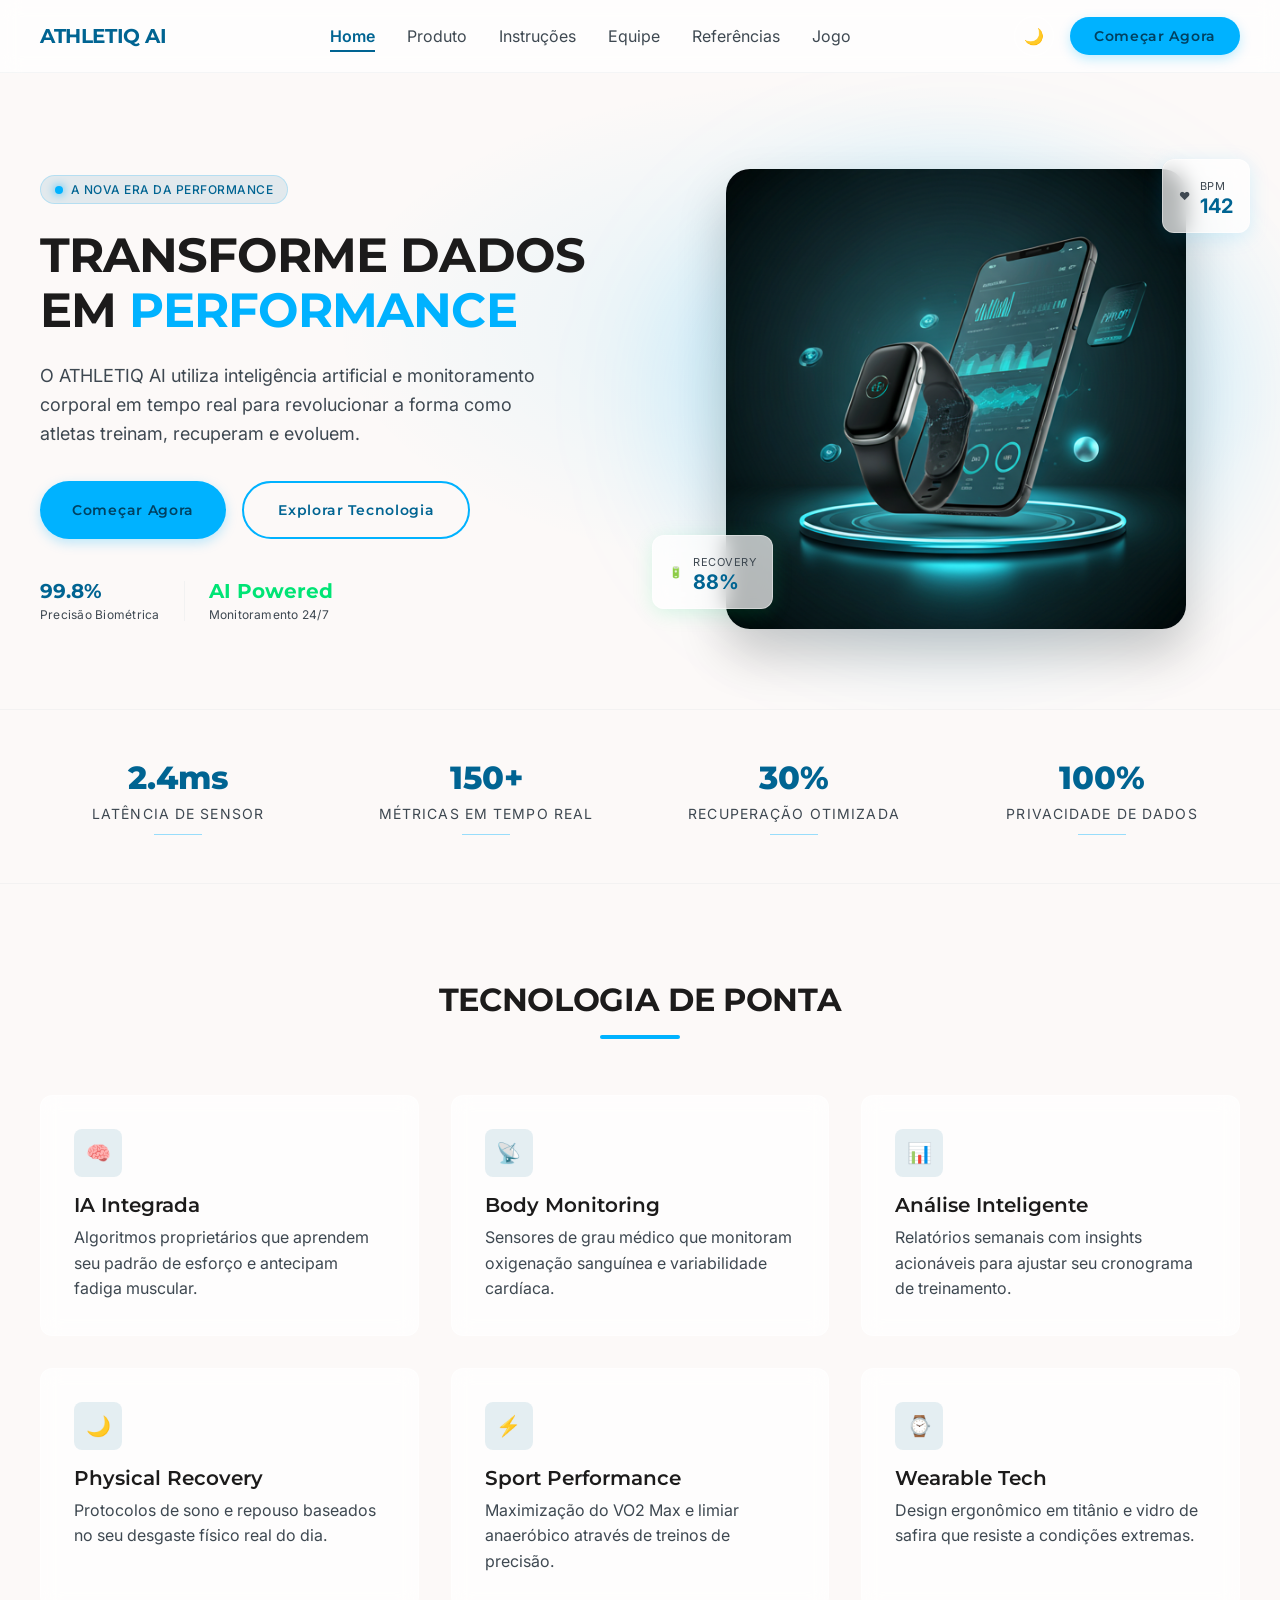
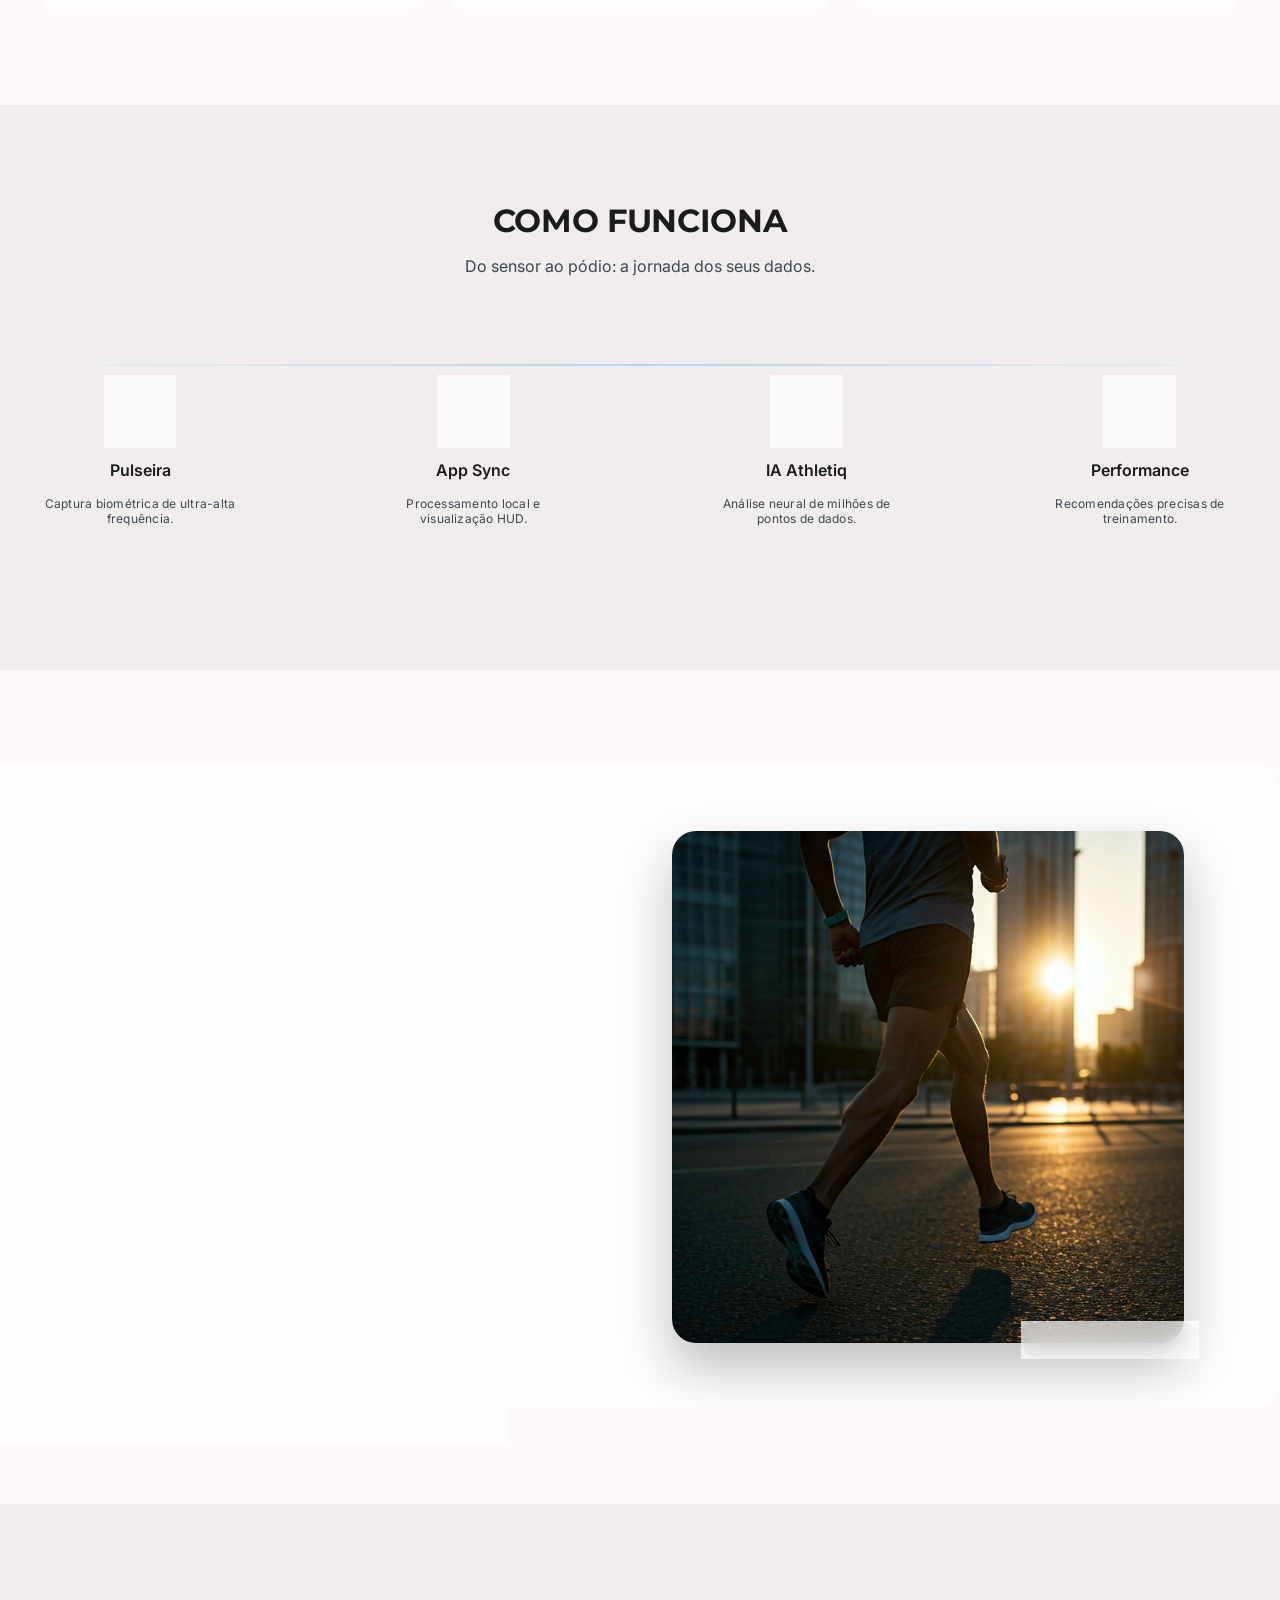
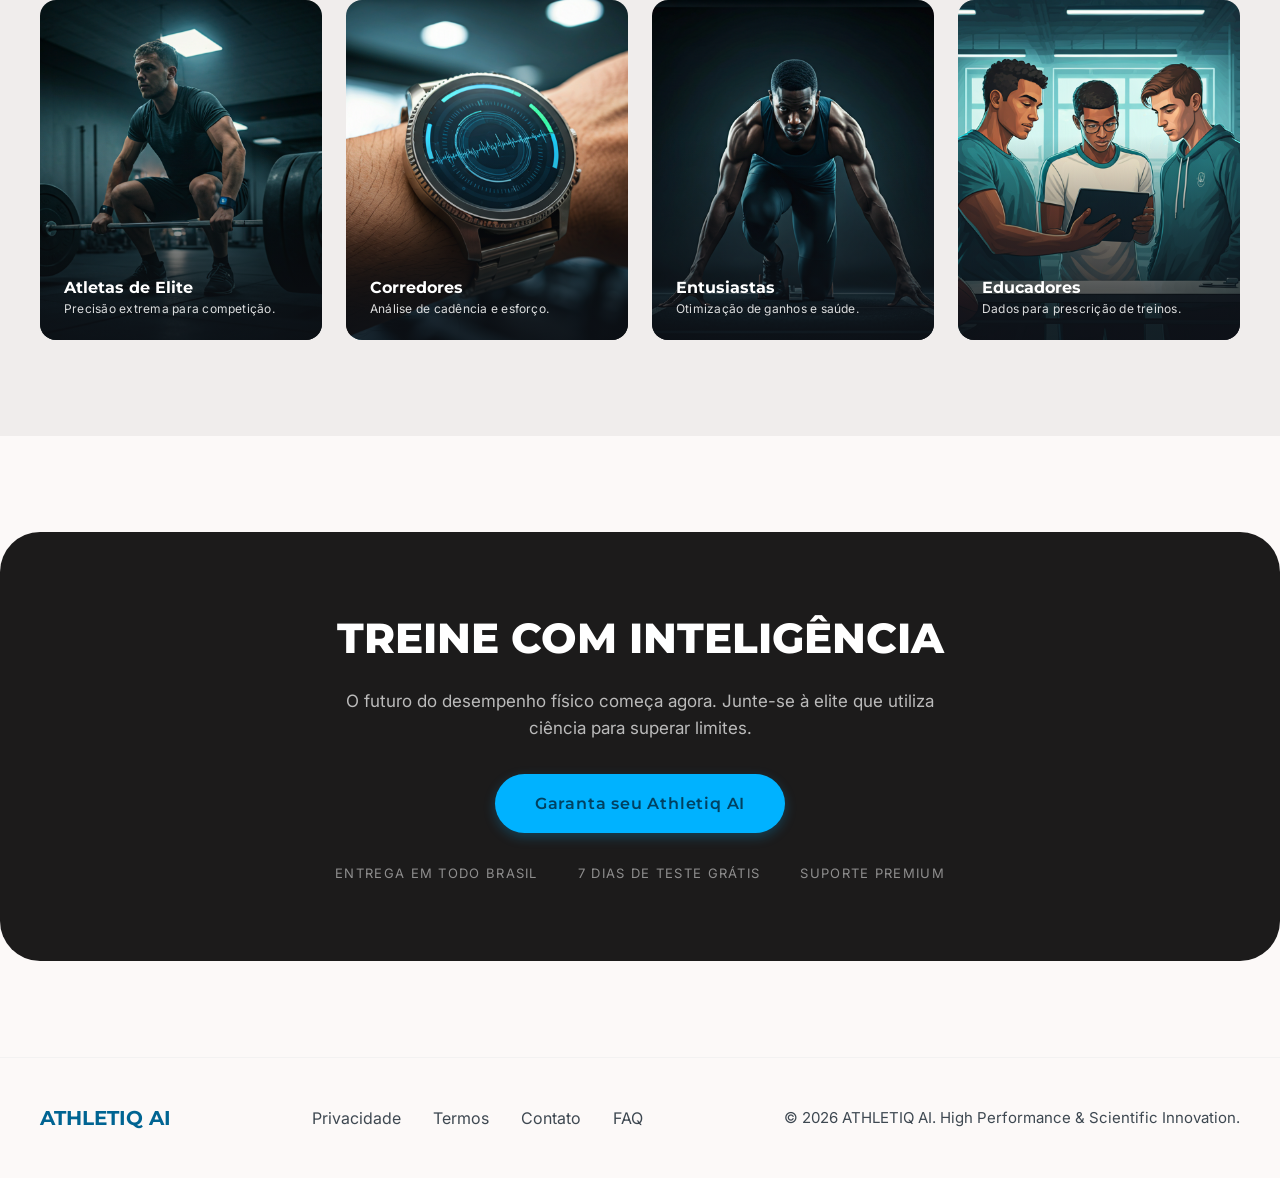
<file: index.html>
<!DOCTYPE html>
<html lang="pt-BR" data-theme="light">

<head>
    <meta charset="UTF-8">
    <meta name="viewport" content="width=device-width, initial-scale=1.0">
    <title>ATHLETIQ AI — Transforme dados em performance</title>
    <link rel="stylesheet" href="./src/css/style.css">
</head>

<body>

    <header class="site-header">
        <nav class="nav" aria-label="Navegação principal">
            <a href="index.html" class="nav-brand">ATHLETIQ AI</a>
            <ul class="nav-links">
                <li><a href="index.html" class="active">Home</a></li>
                <li><a href="./src/pages/produto.html">Produto</a></li>
                <li><a href="./src/pages/instrucoes.html">Instruções</a></li>
                <li><a href="./src/pages/equipe.html">Equipe</a></li>
                <li><a href="./src/pages/referencias.html">Referências</a></li>
                <li><a href="./src/pages/jogo.html">Jogo</a></li>
            </ul>
            <div class="nav-right">
                <button class="theme-toggle" aria-label="Alternar tema">🌙</button>
                <a href="./src/pages/login.html" id="auth-nav-btn" class="btn btn-primary">Começar Agora</a>
                <button class="nav-mobile-toggle" aria-label="Abrir menu" aria-expanded="false">☰</button>
            </div>
        </nav>
    </header>

    <main>

        <!-- Hero -->
        <section class="hero">
            <div class="hero-grid">
                <div class="hero-copy">
                    <span class="eyebrow-pill"><span class="eyebrow-dot"></span>A NOVA ERA DA PERFORMANCE</span>
                    <h1>TRANSFORME DADOS<br>EM <span>PERFORMANCE</span></h1>
                    <p class="lead">O ATHLETIQ AI utiliza inteligência artificial e monitoramento corporal em tempo real
                        para revolucionar a forma como atletas treinam, recuperam e evoluem.</p>
                    <div class="hero-actions">
                        <a href="./src/pages/login.html" id="hero-comecar-btn" class="btn btn-primary">Começar Agora</a>
                        <a href="./src/pages/produto.html" class="btn btn-outline">Explorar Tecnologia</a>
                    </div>
                    <div class="hero-stats">
                        <div class="hero-stat">
                            <b>99.8%</b>
                            <span>Precisão Biométrica</span>
                        </div>
                        <div class="hero-divider"></div>
                        <div class="hero-stat green">
                            <b>AI Powered</b>
                            <span>Monitoramento 24/7</span>
                        </div>
                    </div>
                </div>
                <div class="hero-visual">
                    <div class="hero-visual-glow"></div>
                    <img src="./src/img/home/1.png"
                        alt="Pulseira inteligente ATHLETIQ com mockup do aplicativo no celular">
                    <div class="hud-card hud-top">
                        <span>❤️</span>
                        <div><span>BPM</span><b>142</b></div>
                    </div>
                    <div class="hud-card hud-bottom">
                        <span>🔋</span>
                        <div><span>RECOVERY</span><b class="hud-green">88%</b></div>
                    </div>
                </div>
            </div>
        </section>

        <!-- Statistics -->
        <section class="stats-section">
            <div class="stats-grid">
                <div class="stat"><b>2.4ms</b><span>Latência de Sensor</span>
                    <div class="rule"></div>
                </div>
                <div class="stat"><b>150+</b><span>Métricas em Tempo Real</span>
                    <div class="rule"></div>
                </div>
                <div class="stat"><b>30%</b><span>Recuperação Otimizada</span>
                    <div class="rule"></div>
                </div>
                <div class="stat"><b>100%</b><span>Privacidade de Dados</span>
                    <div class="rule"></div>
                </div>
            </div>
        </section>

        <!-- Tecnologia de Ponta -->
        <section class="section" aria-labelledby="tech-heading">
            <div class="section-head">
                <h2 id="tech-heading">TECNOLOGIA DE PONTA</h2>
                <div class="rule"></div>
            </div>
            <div class="feature-grid">
                <article class="feature-card">
                    <div class="feature-icon">🧠</div>
                    <h3>IA Integrada</h3>
                    <p>Algoritmos proprietários que aprendem seu padrão de esforço e antecipam fadiga muscular.</p>
                </article>
                <article class="feature-card">
                    <div class="feature-icon">📡</div>
                    <h3>Body Monitoring</h3>
                    <p>Sensores de grau médico que monitoram oxigenação sanguínea e variabilidade cardíaca.</p>
                </article>
                <article class="feature-card">
                    <div class="feature-icon">📊</div>
                    <h3>Análise Inteligente</h3>
                    <p>Relatórios semanais com insights acionáveis para ajustar seu cronograma de treinamento.</p>
                </article>
                <article class="feature-card">
                    <div class="feature-icon">🌙</div>
                    <h3>Physical Recovery</h3>
                    <p>Protocolos de sono e repouso baseados no seu desgaste físico real do dia.</p>
                </article>
                <article class="feature-card">
                    <div class="feature-icon">⚡</div>
                    <h3>Sport Performance</h3>
                    <p>Maximização do VO2 Max e limiar anaeróbico através de treinos de precisão.</p>
                </article>
                <article class="feature-card">
                    <div class="feature-icon">⌚</div>
                    <h3>Wearable Tech</h3>
                    <p>Design ergonômico em titânio e vidro de safira que resiste a condições extremas.</p>
                </article>
            </div>
        </section>

        <!-- Como funciona -->
        <section class="section section-alt" aria-labelledby="how-heading">
            <div class="section-head">
                <h2 id="how-heading">COMO FUNCIONA</h2>
                <p>Do sensor ao pódio: a jornada dos seus dados.</p>
            </div>
            <ol class="steps" style="list-style:none;">
                <li class="step">
                    <div class="step-icon">⌚</div>
                    <h4>Pulseira</h4>
                    <p>Captura biométrica de ultra-alta frequência.</p>
                </li>
                <li class="step">
                    <div class="step-icon">📱</div>
                    <h4>App Sync</h4>
                    <p>Processamento local e visualização HUD.</p>
                </li>
                <li class="step">
                    <div class="step-icon">🧠</div>
                    <h4>IA Athletiq</h4>
                    <p>Análise neural de milhões de pontos de dados.</p>
                </li>
                <li class="step">
                    <div class="step-icon">🏆</div>
                    <h4>Performance</h4>
                    <p>Recomendações precisas de treinamento.</p>
                </li>
            </ol>
        </section>

        <!-- Dashboard mockup -->
        <section class="section" aria-labelledby="dash-heading">
            <div class="dashboard-panel">
                <div>
                    <h2 id="dash-heading">Dashboard do futuro no seu pulso</h2>
                    <div class="dash-point">
                        <span class="dot">◆</span>
                        <div>
                            <h4>Interface Neural</h4>
                            <p>Otimizada para visualização sob luz solar intensa.</p>
                        </div>
                    </div>
                    <div class="dash-point">
                        <span class="dot">◆</span>
                        <div>
                            <h4>Autonomia de 14 Dias</h4>
                            <p>Bateria de estado sólido para atletas de ultra-resistência.</p>
                        </div>
                    </div>
                </div>
                <div class="dashboard-visual">
                    <img src="./src/img/home/2.png"
                        alt="Interface do smartwatch ATHLETIQ mostrando dados em tempo real">
                    <div class="dash-badge"><span class="dot"></span>LIVE DATA STREAM</div>
                </div>
            </div>
        </section>

        <!-- Para quem é -->
        <section class="section section-alt" aria-label="Público-alvo">
            <div class="audience-grid">
                <article class="audience-card">
                    <img src="./src/img/home/3.png"
                        alt="Atleta de elite treinando">
                    <div class="label">
                        <h4>Atletas de Elite</h4>
                        <p>Precisão extrema para competição.</p>
                    </div>
                </article>
                <article class="audience-card">
                    <img src="./src/img/home/4.png"
                        alt="Corredor em treino urbano">
                    <div class="label">
                        <h4>Corredores</h4>
                        <p>Análise de cadência e esforço.</p>
                    </div>
                </article>
                <article class="audience-card">
                    <img src="./src/img/home/5.png"
                        alt="Praticante de academia">
                    <div class="label">
                        <h4>Entusiastas</h4>
                        <p>Otimização de ganhos e saúde.</p>
                    </div>
                </article>
                <article class="audience-card">
                    <img src="./src/img/home/6.png"
                        alt="Educador físico orientando aluno">
                    <div class="label">
                        <h4>Educadores</h4>
                        <p>Dados para prescrição de treinos.</p>
                    </div>
                </article>
            </div>
        </section>

        <!-- CTA final -->
        <section class="section" id="comecar">
            <div class="final-cta">
                <h2>TREINE COM INTELIGÊNCIA</h2>
                <p>O futuro do desempenho físico começa agora. Junte-se à elite que utiliza ciência para superar
                    limites.</p>
                <a href="./src/pages/produto.html" class="btn btn-primary">Garanta seu Athletiq AI</a>
                <div class="final-cta-tags">
                    <span>Entrega em todo Brasil</span>
                    <span>7 dias de teste grátis</span>
                    <span>Suporte Premium</span>
                </div>
            </div>
        </section>

    </main>

    <footer class="site-footer">
        <div class="footer-inner">
            <span class="footer-brand">ATHLETIQ AI</span>
            <nav class="footer-links" aria-label="Links do rodapé">
                <a href="#">Privacidade</a>
                <a href="#">Termos</a>
                <a href="#">Contato</a>
                <a href="#">FAQ</a>
            </nav>
            <span class="footer-copy">© 2026 ATHLETIQ AI. High Performance &amp; Scientific Innovation.</span>
        </div>
    </footer>

    <script src="./src/js/script.js"></script>
</body>

</html>
</file>
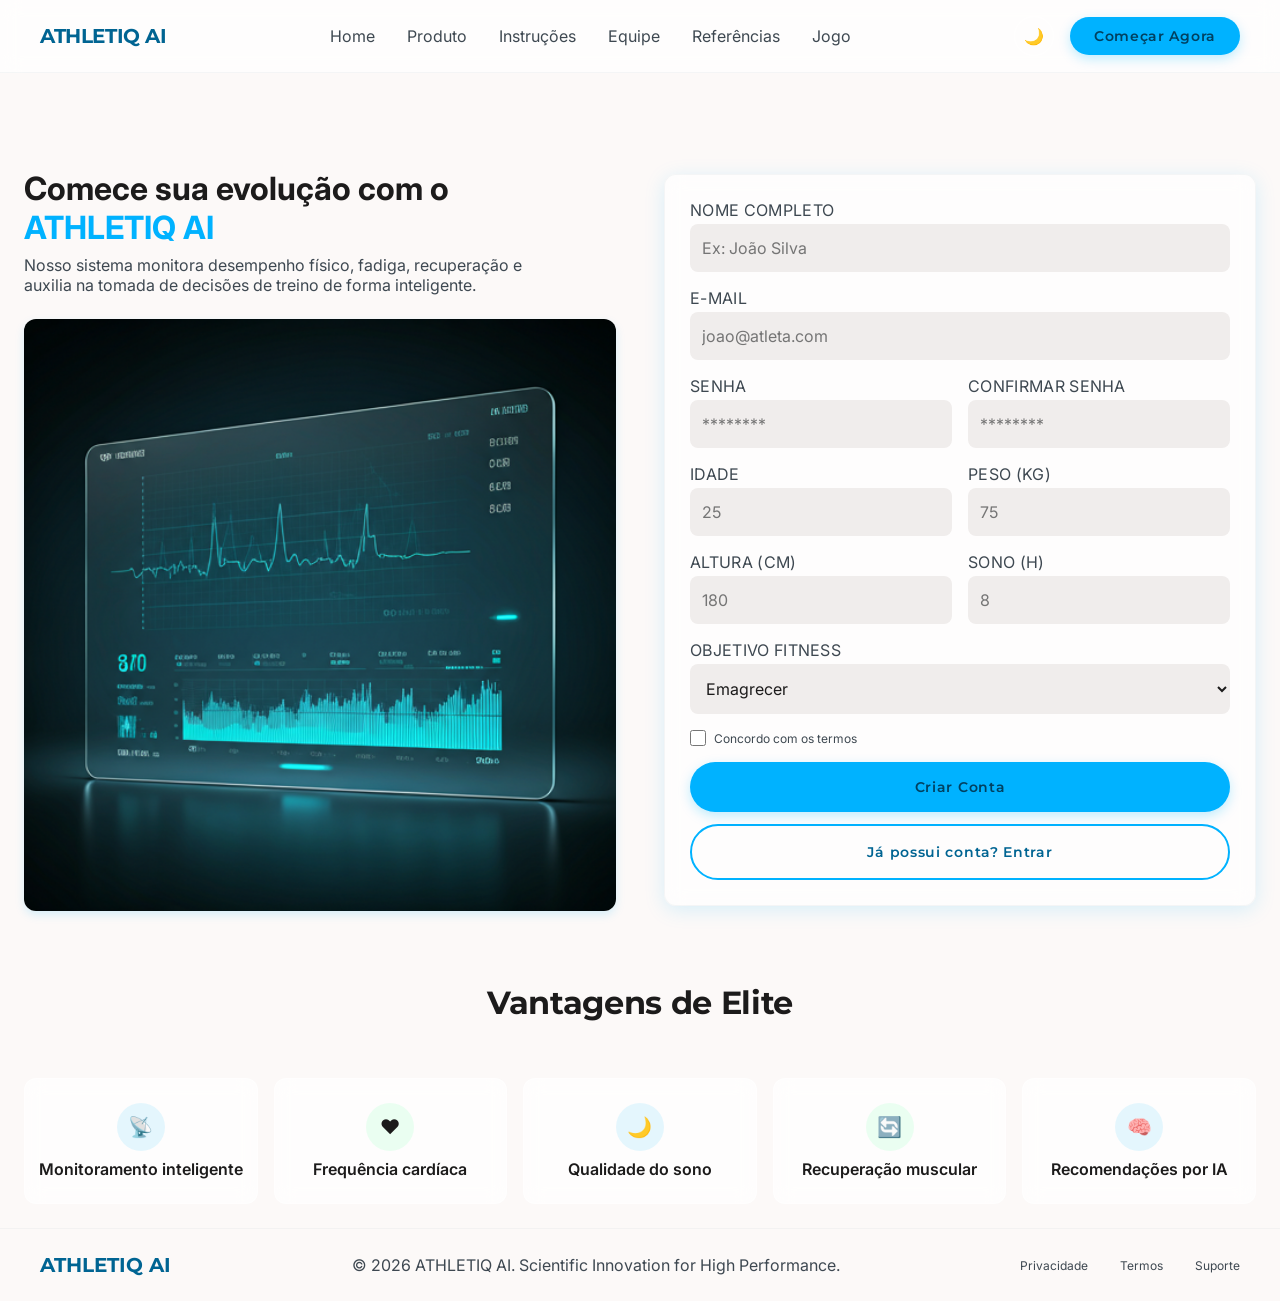
<file: src/pages/cadastro.html>
<!DOCTYPE html>
<html lang="pt-BR" data-theme="light">

<head>
    <meta charset="UTF-8">
    <meta name="viewport" content="width=device-width, initial-scale=1.0">
    <title>Cadastre-se — ATHLETIQ AI</title>
    <link rel="stylesheet" href="../css/style.css">
</head>

<body>

    <header class="site-header">
        <nav class="nav" aria-label="Navegação principal">
            <a href="../../index.html" class="nav-brand">ATHLETIQ AI</a>
            <ul class="nav-links">
                <li><a href="../../index.html">Home</a></li>
                <li><a href="/src/pages/produto.html">Produto</a></li>
                <li><a href="/src/pages/instrucoes.html">Instruções</a></li>
                <li><a href="/src/pages/equipe.html">Equipe</a></li>
                <li><a href="/src/pages/referencias.html">Referências</a></li>
                <li><a href="/src/pages/jogo.html">Jogo</a></li>
            </ul>
            <div class="nav-right">
                <button class="theme-toggle" aria-label="Alternar tema">🌙</button>
                <a href="login.html" id="auth-nav-btn" class="btn btn-primary">Começar Agora</a>
                <button class="nav-mobile-toggle" aria-label="Abrir menu" aria-expanded="false">☰</button>
            </div>
        </nav>
    </header>

    <main>

        <section class="auth-hero">
            <div class="auth-copy">
                <h1>Comece sua evolução com o<span>ATHLETIQ AI</span></h1>
                <p>Nosso sistema monitora desempenho físico, fadiga, recuperação e auxilia na tomada de decisões de
                    treino de forma inteligente.</p>
                <div class="auth-copy-media">
                    <img src="../img/cadastro/1.png"
                        alt="Atleta usando o wearable ATHLETIQ durante treino">
                </div>
            </div>

            <form class="auth-panel"
                onsubmit="event.preventDefault(); this.querySelector('.btn-primary').textContent='Conta criada ✓';"
                aria-label="Formulário de cadastro">
                <div class="field"><label for="nome-cad">Nome Completo</label><input id="nome-cad" type="text"
                        placeholder="Ex: João Silva" required></div>
                <div class="field"><label for="email-cad">E-mail</label><input id="email-cad" type="email"
                        placeholder="joao@atleta.com" required></div>
                <div class="field-row">
                    <div class="field"><label for="senha-cad">Senha</label><input id="senha-cad" type="password"
                            placeholder="********" required></div>
                    <div class="field"><label for="senha2-cad">Confirmar Senha</label><input id="senha2-cad"
                            type="password" placeholder="********" required></div>
                </div>
                <div class="field-row">
                    <div class="field"><label for="idade-cad">Idade</label><input id="idade-cad" type="number"
                            placeholder="25"></div>
                    <div class="field"><label for="peso-cad">Peso (kg)</label><input id="peso-cad" type="number"
                            placeholder="75"></div>
                </div>
                <div class="field-row">
                    <div class="field"><label for="altura-cad">Altura (cm)</label><input id="altura-cad" type="number"
                            placeholder="180"></div>
                    <div class="field"><label for="sono-cad">Sono (h)</label><input id="sono-cad" type="number"
                            placeholder="8"></div>
                </div>
                <div class="field">
                    <label for="objetivo-cad">Objetivo Fitness</label>
                    <select id="objetivo-cad">
                        <option>Emagrecer</option>
                        <option>Ganhar massa muscular</option>
                        <option>Melhorar performance</option>
                        <option>Manter condicionamento</option>
                    </select>
                </div>
                <label class="auth-check"><input type="checkbox" required> Concordo com os termos</label>
                <button type="submit" class="btn btn-primary">Criar Conta</button>
                <a href="login.html" class="btn btn-outline">Já possui conta? Entrar</a>
            </form>
        </section>

        <section class="benefit-strip" aria-labelledby="vantagens-heading">
            <div class="section-head">
                <h2 id="vantagens-heading">Vantagens de Elite</h2>
            </div>
            <div class="benefit-strip-grid">
                <div class="benefit-strip-item">
                    <div class="icn" style="background:rgba(0,178,255,0.1)">📡</div><span>Monitoramento
                        inteligente</span>
                </div>
                <div class="benefit-strip-item">
                    <div class="icn" style="background:rgba(63,255,139,0.1)">❤️</div><span>Frequência cardíaca</span>
                </div>
                <div class="benefit-strip-item">
                    <div class="icn" style="background:rgba(0,178,255,0.1)">🌙</div><span>Qualidade do sono</span>
                </div>
                <div class="benefit-strip-item">
                    <div class="icn" style="background:rgba(63,255,139,0.1)">🔄</div><span>Recuperação muscular</span>
                </div>
                <div class="benefit-strip-item">
                    <div class="icn" style="background:rgba(0,178,255,0.1)">🧠</div><span>Recomendações por IA</span>
                </div>
            </div>
        </section>

    </main>

    <footer class="footer-inline">
        <div class="footer-inline-inner">
            <span class="footer-brand">ATHLETIQ AI</span>
            <span style="font-size:16px; color:var(--text-secondary);">© 2026 ATHLETIQ AI. Scientific Innovation for
                High Performance.</span>
            <nav class="footer-inline-links" aria-label="Links do rodapé">
                <a href="#">Privacidade</a>
                <a href="#">Termos</a>
                <a href="#">Suporte</a>
            </nav>
        </div>
    </footer>

    <script src="../js/script.js"></script>
</body>

</html>
</file>
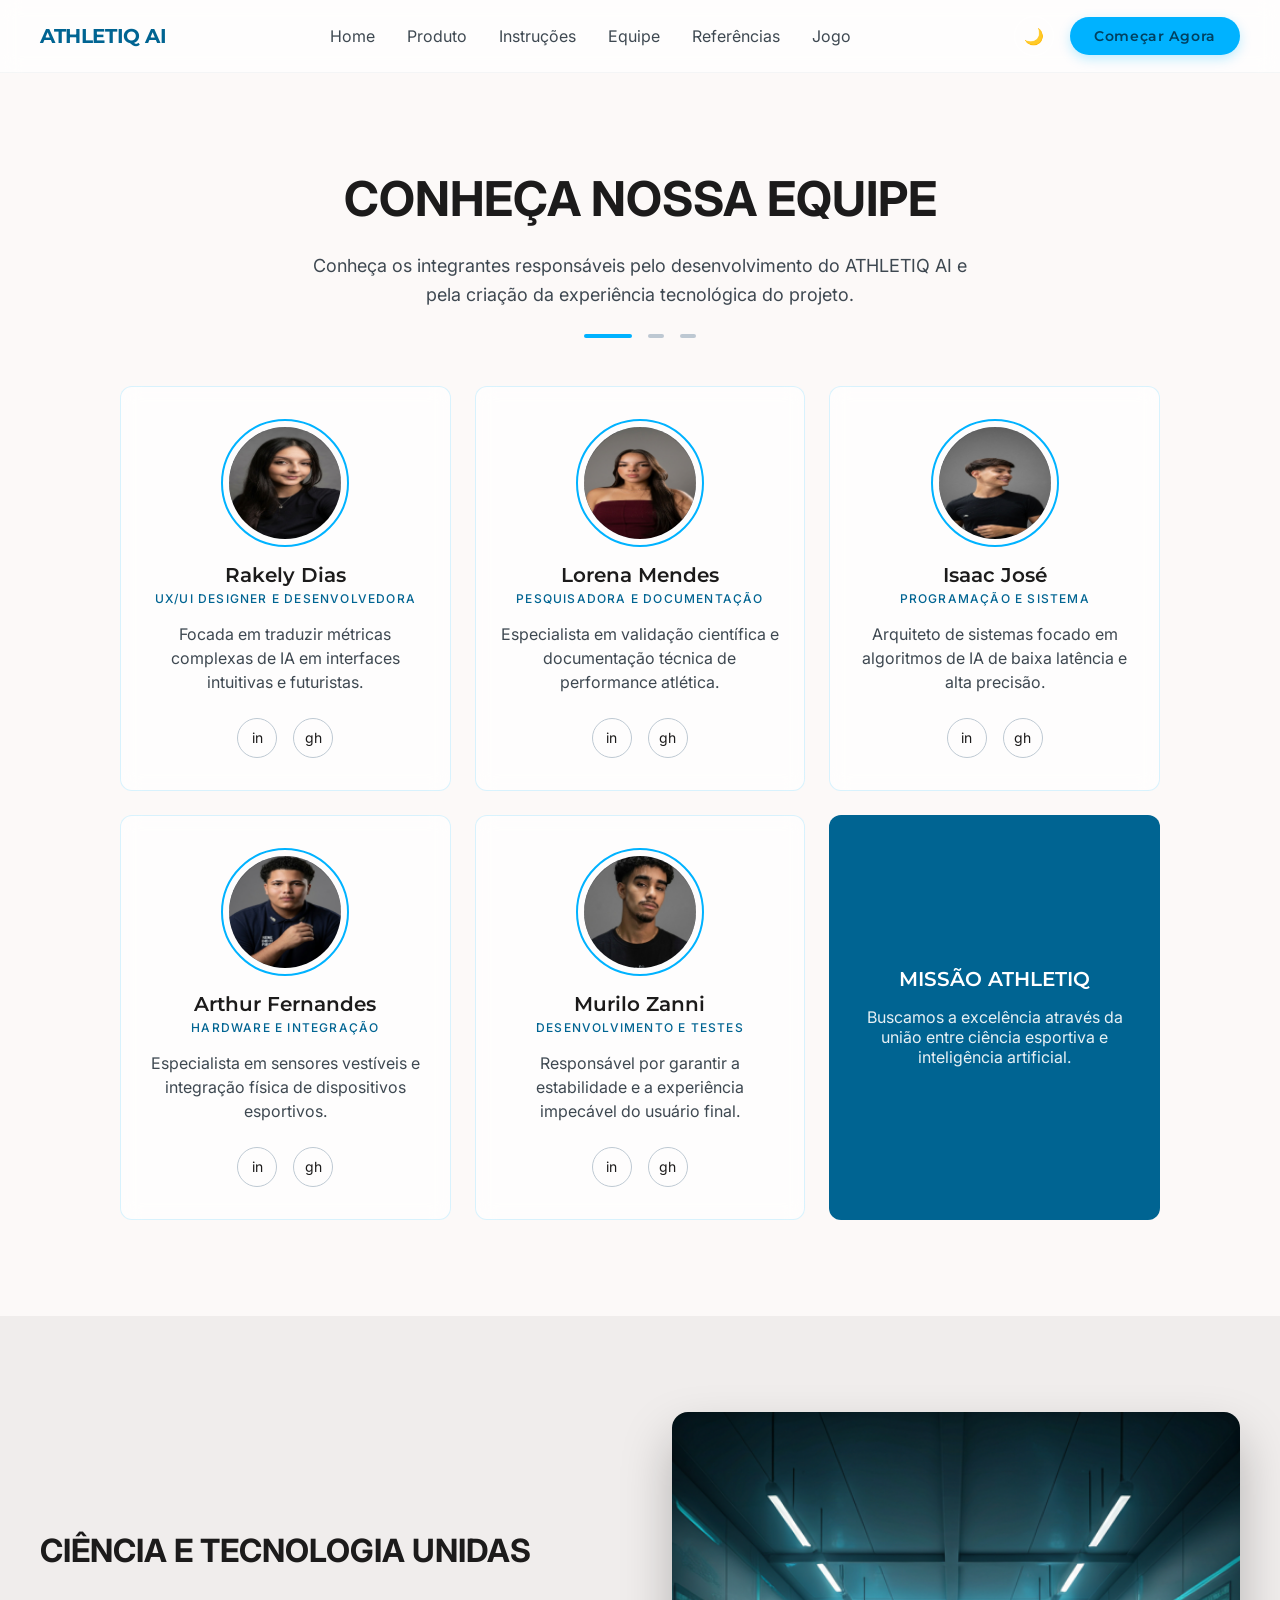
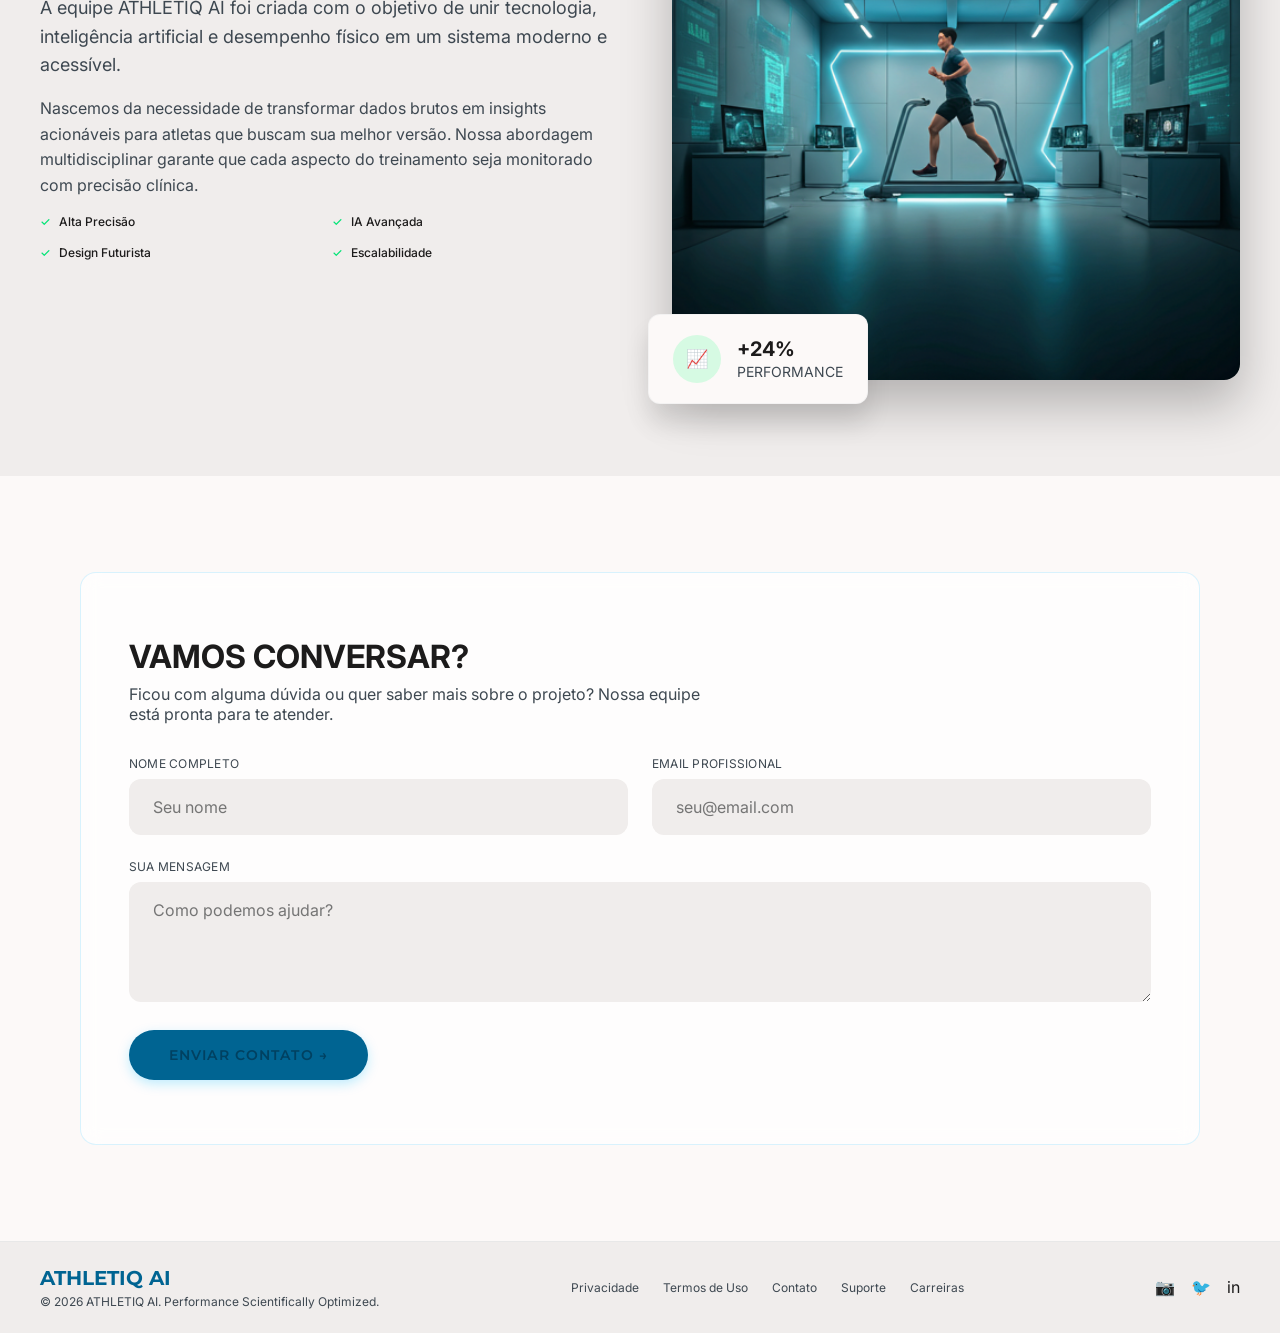
<file: src/pages/equipe.html>
<!DOCTYPE html>
<html lang="pt-BR" data-theme="light">

<head>
    <meta charset="UTF-8">
    <meta name="viewport" content="width=device-width, initial-scale=1.0">
    <title>Equipe — ATHLETIQ AI</title>
    <link rel="stylesheet" href="../css/style.css">
</head>

<body>

    <header class="site-header">
        <nav class="nav" aria-label="Navegação principal">
            <a href="../../index.html" class="nav-brand">ATHLETIQ AI</a>
            <ul class="nav-links">
                <li><a href="../../index.html">Home</a></li>
                <li><a href="/src/pages/produto.html">Produto</a></li>
                <li><a href="/src/pages/instrucoes.html">Instruções</a></li>
                <li><a href="/src/pages/equipe.html">Equipe</a></li>
                <li><a href="/src/pages/referencias.html">Referências</a></li>
                <li><a href="/src/pages/jogo.html">Jogo</a></li>
            </ul>
            <div class="nav-right">
                <button class="theme-toggle" aria-label="Alternar tema">🌙</button>
                <a href="login.html" id="auth-nav-btn" class="btn btn-primary">Começar Agora</a>
                <button class="nav-mobile-toggle" aria-label="Abrir menu" aria-expanded="false">☰</button>
            </div>
        </nav>
    </header>

    <main>

        <!-- Hero -->
        <section class="centered-hero">
            <h1>CONHEÇA NOSSA EQUIPE</h1>
            <p>Conheça os integrantes responsáveis pelo desenvolvimento do ATHLETIQ AI e pela criação da experiência
                tecnológica do projeto.</p>
            <div class="dot-progress"><span></span><span></span><span></span></div>
        </section>

        <!-- Team grid -->
        <section class="team-grid" aria-label="Membros da equipe" style="margin-bottom:96px;">
            <article class="team-card">
                <div class="team-avatar"><img
                        src="../img/equipe/rakely.png"
                        alt="Retrato de Rakely Dias"></div>
                <h3>Rakely Dias</h3>
                <div class="team-role">UX/UI Designer e Desenvolvedora</div>
                <p class="bio">Focada em traduzir métricas complexas de IA em interfaces intuitivas e futuristas.</p>
                <div class="team-social"><a href="#" aria-label="LinkedIn">in</a><a href="#" aria-label="GitHub">gh</a>
                </div>
            </article>
            <article class="team-card">
                <div class="team-avatar"><img
                        src="../img/equipe/lorena.png"
                        alt="Retrato de Lorena Mendes"></div>
                <h3>Lorena Mendes</h3>
                <div class="team-role">Pesquisadora e Documentação</div>
                <p class="bio">Especialista em validação científica e documentação técnica de performance atlética.</p>
                <div class="team-social"><a href="#" aria-label="LinkedIn">in</a><a href="#" aria-label="GitHub">gh</a>
                </div>
            </article>
            <article class="team-card">
                <div class="team-avatar"><img src="../img/equipe/isaac.png" alt="Retrato de Isaac José"></div>
                <h3>Isaac José</h3>
                <div class="team-role">Programação e Sistema</div>
                <p class="bio">Arquiteto de sistemas focado em algoritmos de IA de baixa latência e alta precisão.</p>
                <div class="team-social"><a href="#" aria-label="LinkedIn">in</a><a href="#" aria-label="GitHub">gh</a>
                </div>
            </article>
            <article class="team-card">
                <div class="team-avatar"><img
                        src="../img/equipe/arthur.png"
                        alt="Retrato de Arthur Fernandes"></div>
                <h3>Arthur Fernandes</h3>
                <div class="team-role">Hardware e Integração</div>
                <p class="bio">Especialista em sensores vestíveis e integração física de dispositivos esportivos.</p>
                <div class="team-social"><a href="#" aria-label="LinkedIn">in</a><a href="#" aria-label="GitHub">gh</a>
                </div>
            </article>
            <article class="team-card">
                <div class="team-avatar"><img
                        src="../img/equipe/murilo.png"
                        alt="Retrato de Murilo Zanni"></div>
                <h3>Murilo Zanni</h3>
                <div class="team-role">Desenvolvimento e Testes</div>
                <p class="bio">Responsável por garantir a estabilidade e a experiência impecável do usuário final.</p>
                <div class="team-social"><a href="#" aria-label="LinkedIn">in</a><a href="#" aria-label="GitHub">gh</a>
                </div>
            </article>
            <div class="mission-card">
                <h3>Missão ATHLETIQ</h3>
                <p>Buscamos a excelência através da união entre ciência esportiva e inteligência artificial.</p>
            </div>
        </section>

        <!-- Sobre o grupo -->
        <section class="section-alt" aria-labelledby="sobre-heading">
            <div class="about-grid">
                <div>
                    <h2 id="sobre-heading">CIÊNCIA E TECNOLOGIA UNIDAS</h2>
                    <p>A equipe ATHLETIQ AI foi criada com o objetivo de unir tecnologia, inteligência artificial e
                        desempenho físico em um sistema moderno e acessível.</p>
                    <p style="font-size:16px;">Nascemos da necessidade de transformar dados brutos em insights
                        acionáveis para atletas que buscam sua melhor versão. Nossa abordagem multidisciplinar garante
                        que cada aspecto do treinamento seja monitorado com precisão clínica.</p>
                    <div class="about-tags">
                        <span>Alta Precisão</span>
                        <span>IA Avançada</span>
                        <span>Design Futurista</span>
                        <span>Escalabilidade</span>
                    </div>
                </div>
                <div class="about-media">
                    <img src="../img/equipe/lab.png"
                        alt="Ambiente de laboratório atlético ATHLETIQ">
                    <div class="about-stat-badge">
                        <div class="icn">📈</div>
                        <div><b>+24%</b><span>Performance</span></div>
                    </div>
                </div>
            </div>
        </section>

        <!-- Contato -->
        <section style="padding:96px 40px;" aria-labelledby="contato-heading">
            <div class="contact-panel">
                <h2 id="contato-heading">VAMOS CONVERSAR?</h2>
                <p>Ficou com alguma dúvida ou quer saber mais sobre o projeto? Nossa equipe está pronta para te atender.
                </p>
                <form onsubmit="event.preventDefault(); this.querySelector('.btn-primary').textContent='Enviado ✓';">
                    <div class="contact-form-grid">
                        <div class="field"><label for="nome">Nome Completo</label><input id="nome" type="text"
                                placeholder="Seu nome" required></div>
                        <div class="field"><label for="email">Email Profissional</label><input id="email" type="email"
                                placeholder="seu@email.com" required></div>
                    </div>
                    <div class="field" style="margin-bottom:24px;">
                        <label for="msg">Sua Mensagem</label>
                        <textarea id="msg" placeholder="Como podemos ajudar?" required></textarea>
                    </div>
                    <button type="submit" class="btn btn-primary">Enviar Contato →</button>
                </form>
            </div>
        </section>

    </main>

    <footer class="footer-simple">
        <div class="footer-simple-inner">
            <div>
                <span class="footer-brand" style="display:block;">ATHLETIQ AI</span>
                <span class="footer-simple-links"
                    style="display:block; margin-top:4px; font-size:12px; color:var(--text-secondary);">© 2026 ATHLETIQ
                    AI. Performance Scientifically Optimized.</span>
            </div>
            <nav class="footer-simple-links" aria-label="Links do rodapé">
                <a href="#">Privacidade</a>
                <a href="#">Termos de Uso</a>
                <a href="#">Contato</a>
                <a href="#">Suporte</a>
                <a href="#">Carreiras</a>
            </nav>
            <div class="footer-simple-social">
                <a href="#" aria-label="Instagram">📷</a>
                <a href="#" aria-label="Twitter">🐦</a>
                <a href="#" aria-label="LinkedIn">in</a>
            </div>
        </div>
    </footer>

    <script src="../js/script.js"></script>
</body>

</html>
</file>
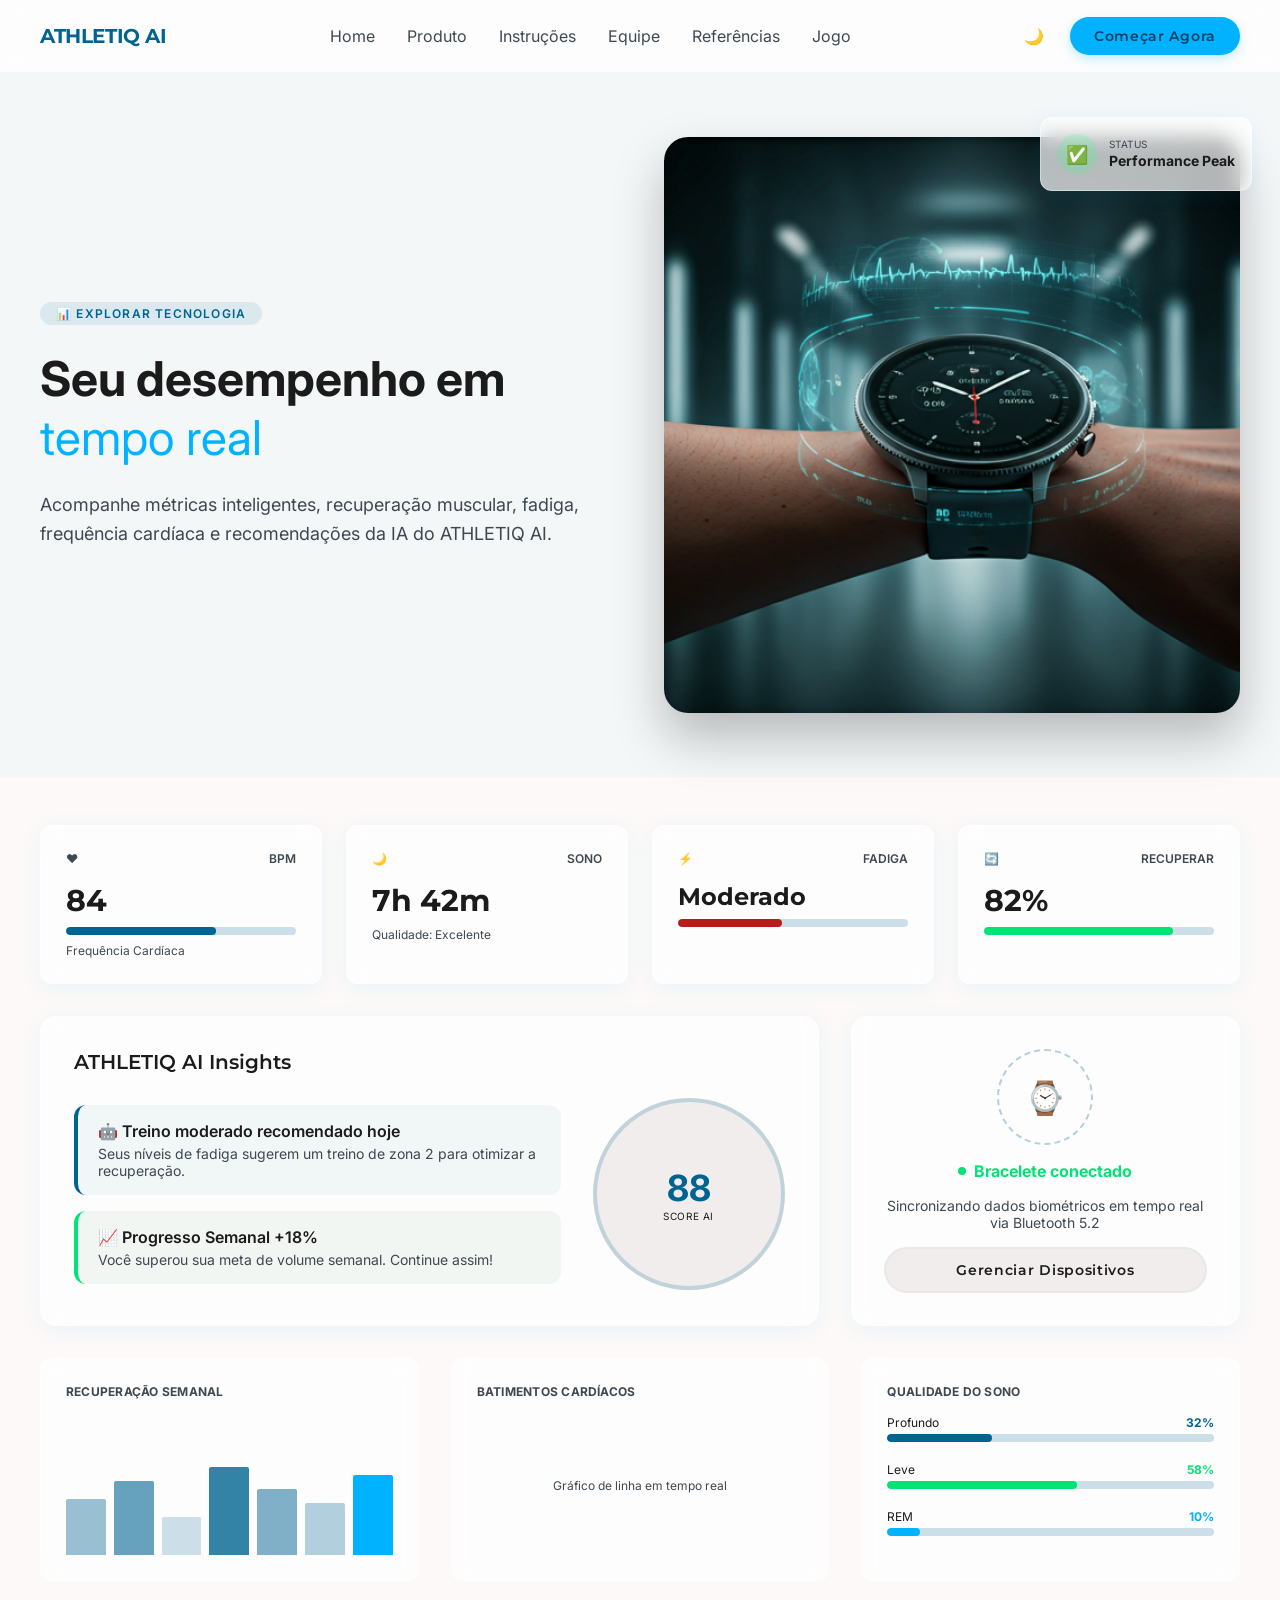
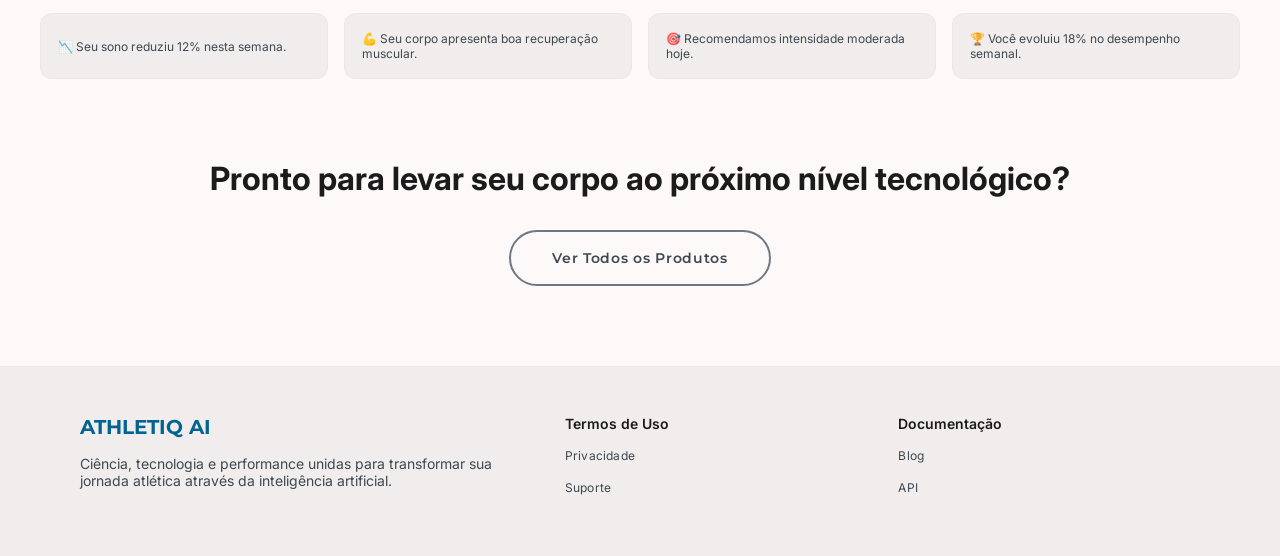
<file: src/pages/explorar-tecnologia.html>
<!DOCTYPE html>
<html lang="pt-BR" data-theme="light">

<head>
    <meta charset="UTF-8">
    <meta name="viewport" content="width=device-width, initial-scale=1.0">
    <title>Explorar Tecnologia — ATHLETIQ AI</title>
    <link rel="stylesheet" href="../css/style.css">
</head>

<body>

    <header class="site-header">
        <nav class="nav" aria-label="Navegação principal">
            <a href="../../index.html" class="nav-brand">ATHLETIQ AI</a>
            <ul class="nav-links">
                <li><a href="../../index.html">Home</a></li>
                <li><a href="/src/pages/produto.html">Produto</a></li>
                <li><a href="/src/pages/instrucoes.html">Instruções</a></li>
                <li><a href="/src/pages/equipe.html">Equipe</a></li>
                <li><a href="/src/pages/referencias.html">Referências</a></li>
                <li><a href="/src/pages/jogo.html">Jogo</a></li>
            </ul>
            <div class="nav-right">
                <button class="theme-toggle" aria-label="Alternar tema">🌙</button>
                <a href="login.html" id="auth-nav-btn" class="btn btn-primary">Começar Agora</a>
                <button class="nav-mobile-toggle" aria-label="Abrir menu" aria-expanded="false">☰</button>
            </div>
        </nav>
    </header>
    <main>

        <!-- Hero -->
        <section class="dash-hero">
            <div>
                <span class="eyebrow-tag">📊&nbsp;Explorar Tecnologia</span>
                <h1>Seu desempenho em<span>tempo real</span></h1>
                <p>Acompanhe métricas inteligentes, recuperação muscular, fadiga, frequência cardíaca e recomendações da
                    IA do ATHLETIQ AI.</p>
            </div>
            <div class="dash-hero-media">
                <img src="../img/explorar-tecnologia/1.png"
                    alt="Hub tecnológico ATHLETIQ com dados de performance">
                <div class="dash-hud">
                    <div class="icn">✅</div>
                    <div><span>Status</span><b>Performance Peak</b></div>
                </div>
            </div>
        </section>

        <!-- Métricas -->
        <section class="dash-metrics" aria-label="Métricas em tempo real">
            <div class="metric-card">
                <div class="top"><span>❤️</span><span>BPM</span></div>
                <div class="value">84</div>
                <div class="metric-bar"><span style="width:65%; background:var(--brand);"></span></div>
                <div class="caption">Frequência Cardíaca</div>
            </div>
            <div class="metric-card">
                <div class="top"><span>🌙</span><span>SONO</span></div>
                <div class="value">7h 42m</div>
                <div class="caption">Qualidade: Excelente</div>
            </div>
            <div class="metric-card">
                <div class="top"><span>⚡</span><span>FADIGA</span></div>
                <div class="value" style="font-size:24px;">Moderado</div>
                <div class="metric-bar"><span style="width:45%; background:#ba1a1a;"></span></div>
            </div>
            <div class="metric-card">
                <div class="top"><span>🔄</span><span>RECUPERAR</span></div>
                <div class="value">82%</div>
                <div class="metric-bar"><span style="width:82%; background:var(--accent-green);"></span></div>
            </div>
        </section>

        <!-- Hub central -->
        <section class="dash-hub" aria-label="Insights e status do dispositivo">
            <div class="insights-card">
                <h3>ATHLETIQ AI Insights</h3>
                <div class="insights-inner">
                    <div class="insight-list">
                        <div class="insight-item">
                            <h4>🤖 Treino moderado recomendado hoje</h4>
                            <p>Seus níveis de fadiga sugerem um treino de zona 2 para otimizar a recuperação.</p>
                        </div>
                        <div class="insight-item green">
                            <h4>📈 Progresso Semanal +18%</h4>
                            <p>Você superou sua meta de volume semanal. Continue assim!</p>
                        </div>
                    </div>
                    <div class="score-ring"><b>88</b><span>Score AI</span></div>
                </div>
            </div>
            <div class="device-card">
                <div class="device-ring">⌚</div>
                <div class="device-status"><span class="dot"></span>Bracelete conectado</div>
                <p>Sincronizando dados biométricos em tempo real via Bluetooth 5.2</p>
                <button class="btn btn-outline">Gerenciar Dispositivos</button>
            </div>
        </section>

        <!-- Gráficos -->
        <section class="charts-grid" aria-label="Gráficos de desempenho">
            <div class="chart-card">
                <h4>Recuperação Semanal</h4>
                <div class="bar-chart">
                    <span style="height:40%; opacity:0.4;"></span>
                    <span style="height:53%; opacity:0.6;"></span>
                    <span style="height:27%; opacity:0.2;"></span>
                    <span style="height:63%; opacity:0.8;"></span>
                    <span style="height:47%; opacity:0.5;"></span>
                    <span style="height:37%; opacity:0.3;"></span>
                    <span style="height:57%; background:var(--accent);"></span>
                </div>
            </div>
            <div class="chart-card">
                <h4>Batimentos Cardíacos</h4>
                <div
                    style="height:140px; display:flex; align-items:center; justify-content:center; color:var(--text-secondary); font-size:12px;">
                    Gráfico de linha em tempo real</div>
            </div>
            <div class="chart-card">
                <h4>Qualidade do Sono</h4>
                <div class="sleep-rows">
                    <div class="sleep-row">
                        <div class="row-top"><span>Profundo</span><b style="color:var(--brand);">32%</b></div>
                        <div class="metric-bar"><span style="width:32%; background:var(--brand);"></span></div>
                    </div>
                    <div class="sleep-row">
                        <div class="row-top"><span>Leve</span><b style="color:var(--accent-green);">58%</b></div>
                        <div class="metric-bar"><span style="width:58%; background:var(--accent-green);"></span></div>
                    </div>
                    <div class="sleep-row">
                        <div class="row-top"><span>REM</span><b style="color:var(--accent);">10%</b></div>
                        <div class="metric-bar"><span style="width:10%; background:var(--accent);"></span></div>
                    </div>
                </div>
            </div>
        </section>

        <!-- Micro insights -->
        <section class="insight-strip" aria-label="Insights rápidos">
            <div class="card">📉 Seu sono reduziu 12% nesta semana.</div>
            <div class="card">💪 Seu corpo apresenta boa recuperação muscular.</div>
            <div class="card">🎯 Recomendamos intensidade moderada hoje.</div>
            <div class="card">🏆 Você evoluiu 18% no desempenho semanal.</div>
        </section>

        <!-- CTA -->
        <section class="dash-cta" aria-labelledby="dash-cta-heading">
            <h2 id="dash-cta-heading">Pronto para levar seu corpo ao próximo nível tecnológico?</h2>
            <a href="produto.html" class="btn btn-outline"
                style="border-color:#6e7882; color:var(--text-secondary); display:inline-block; padding:17px 41px;">Ver
                Todos os Produtos</a>
        </section>

    </main>

    <footer class="footer-cols">
        <div class="footer-cols-inner">
            <div>
                <span class="footer-brand" style="display:block; margin-bottom:16px;">ATHLETIQ AI</span>
                <p style="font-size:14px; color:var(--text-secondary);">Ciência, tecnologia e performance unidas para
                    transformar sua jornada atlética através da inteligência artificial.</p>
            </div>
            <div>
                <h4 style="font-size:14px;">Termos de Uso</h4>
                <ul>
                    <li><a href="#">Privacidade</a></li>
                    <li><a href="#">Suporte</a></li>
                </ul>
            </div>
            <div>
                <h4 style="font-size:14px;">Documentação</h4>
                <ul>
                    <li><a href="#">Blog</a></li>
                    <li><a href="#">API</a></li>
                </ul>
            </div>
        </div>
    </footer>

    <script src="../js/script.js"></script>
</body>

</html>
</file>
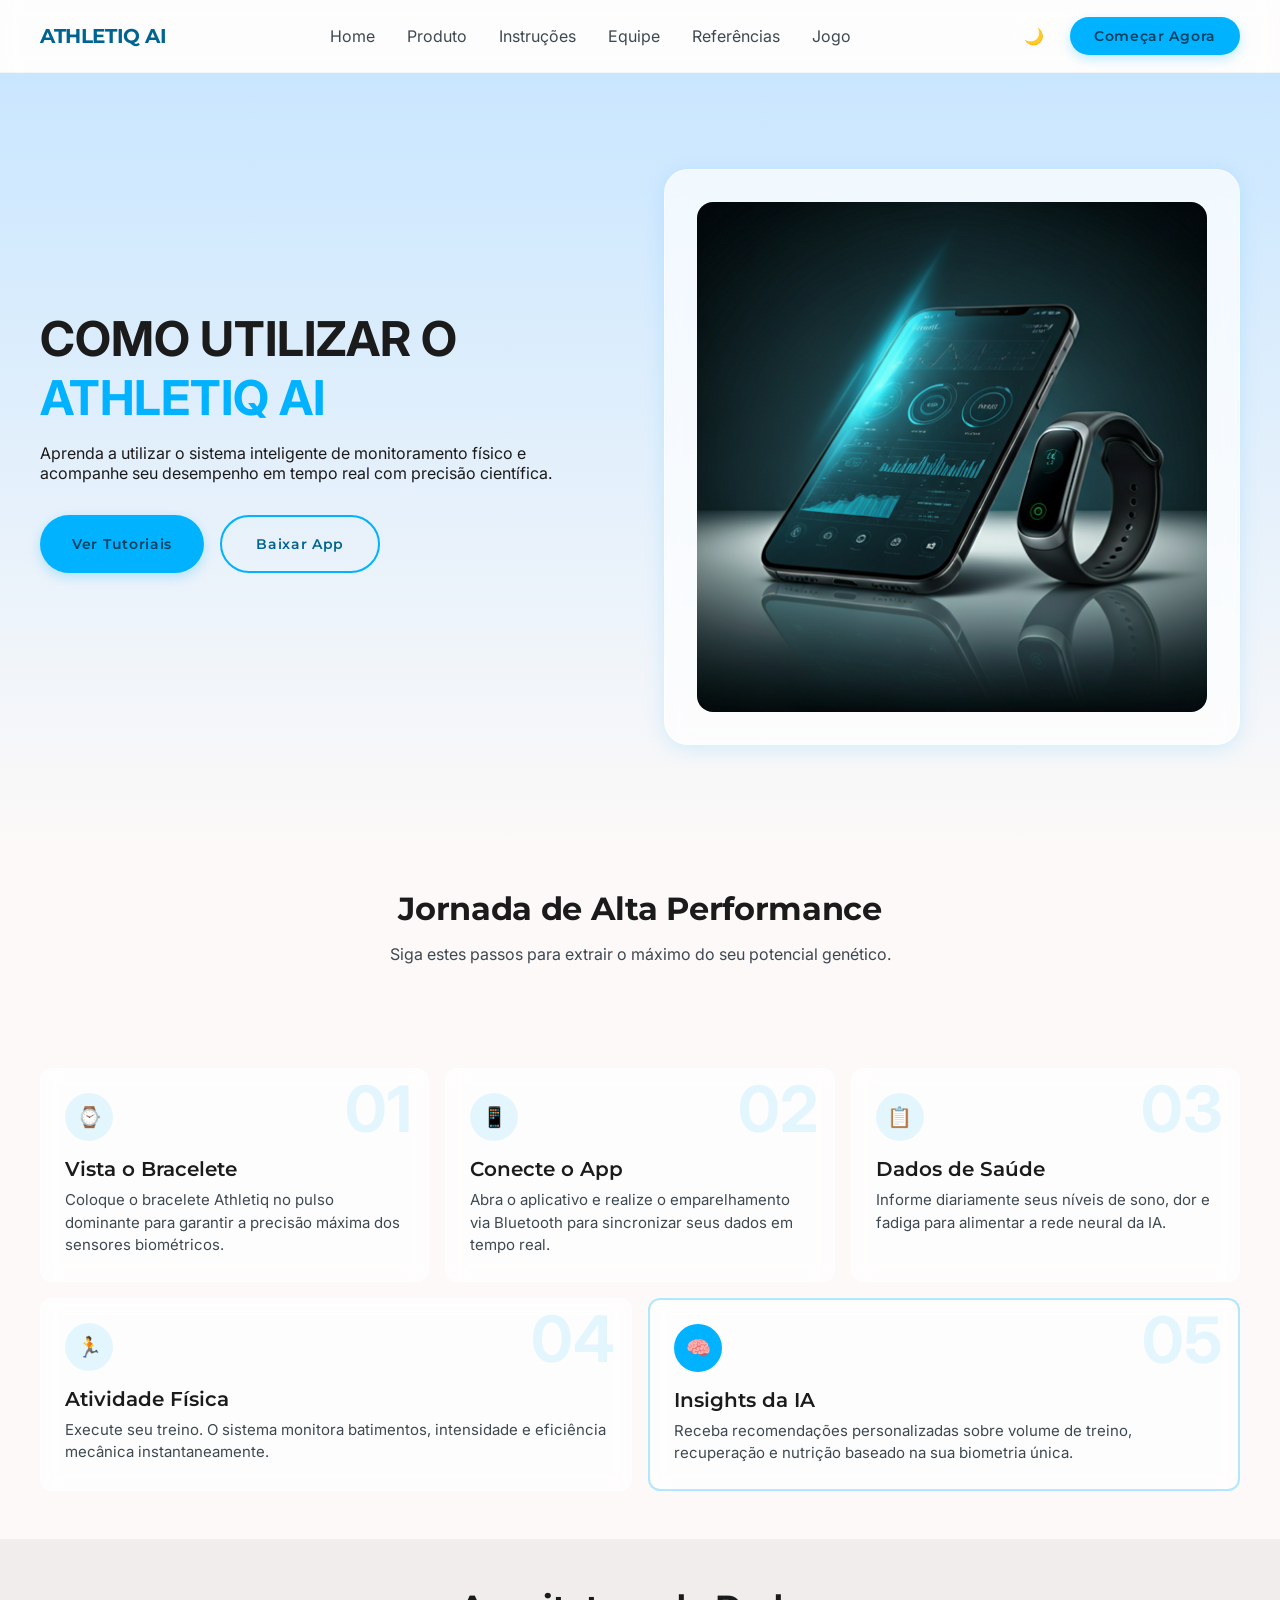
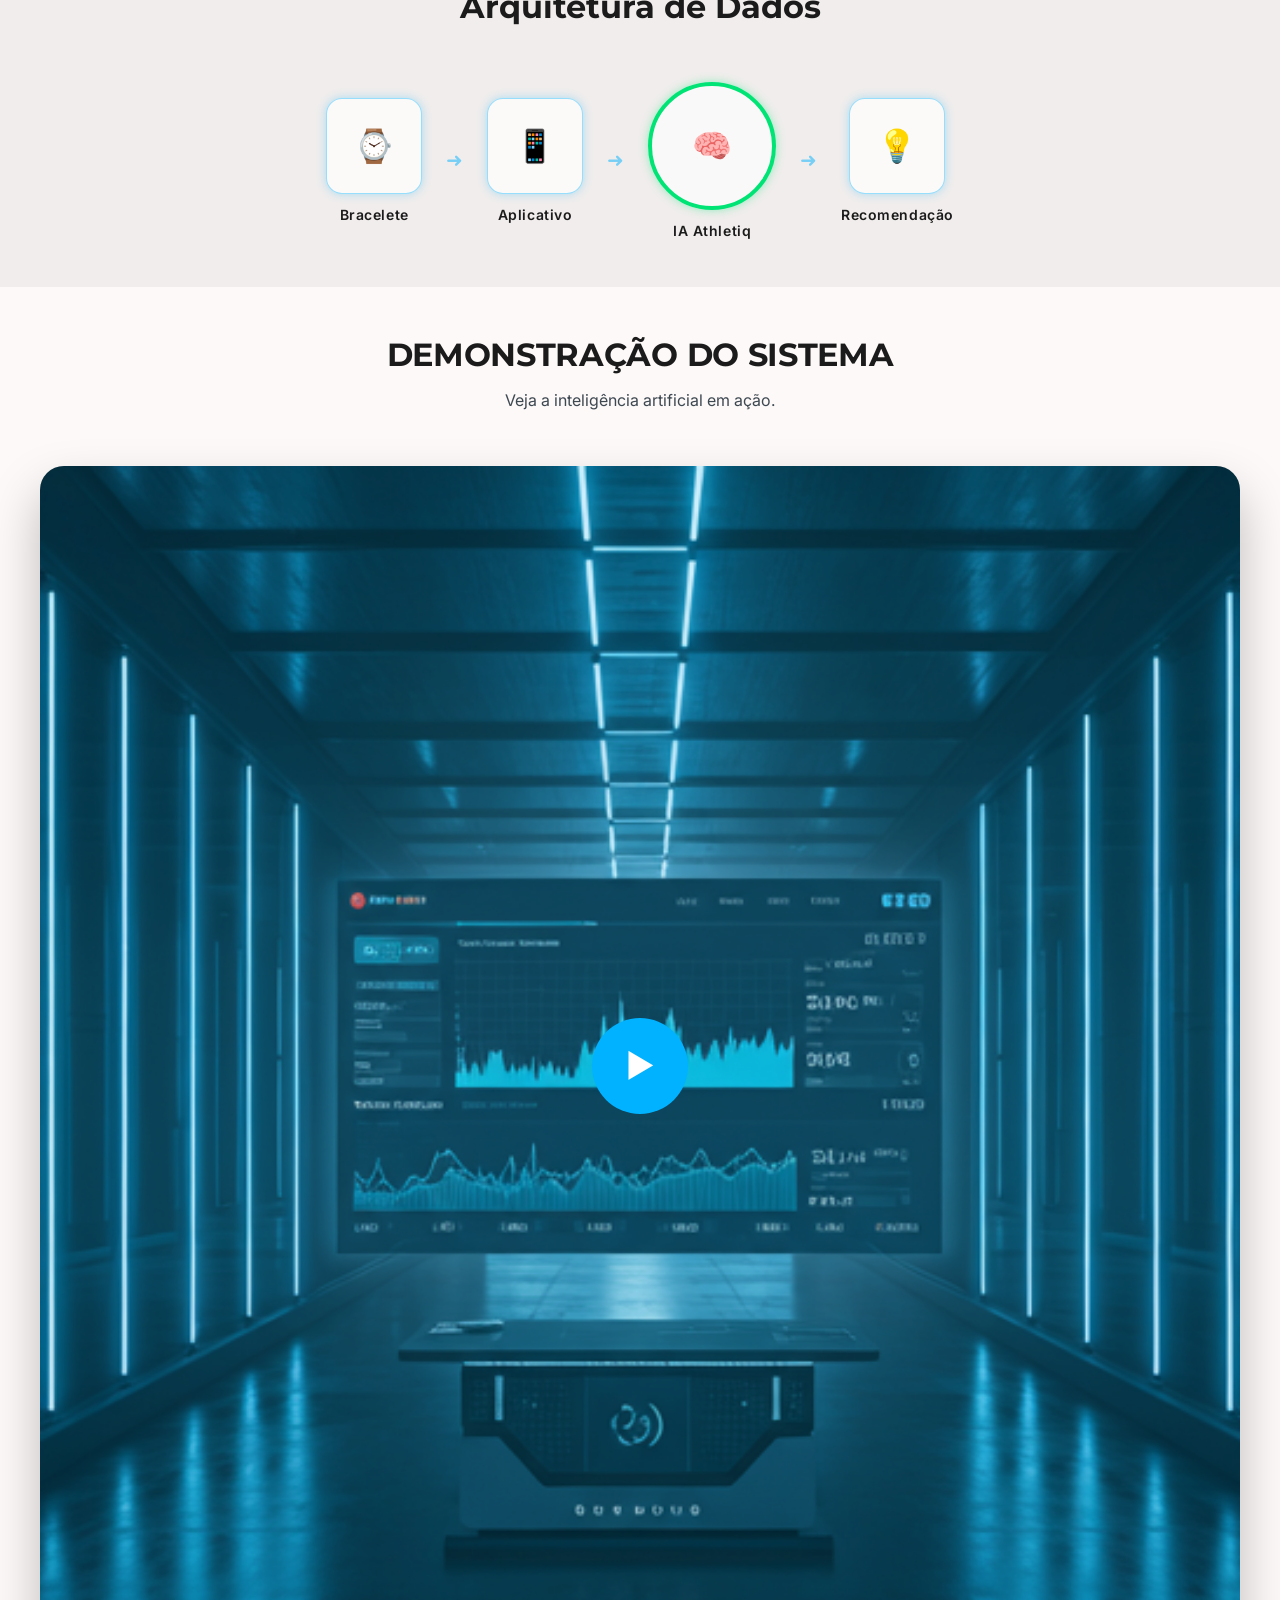
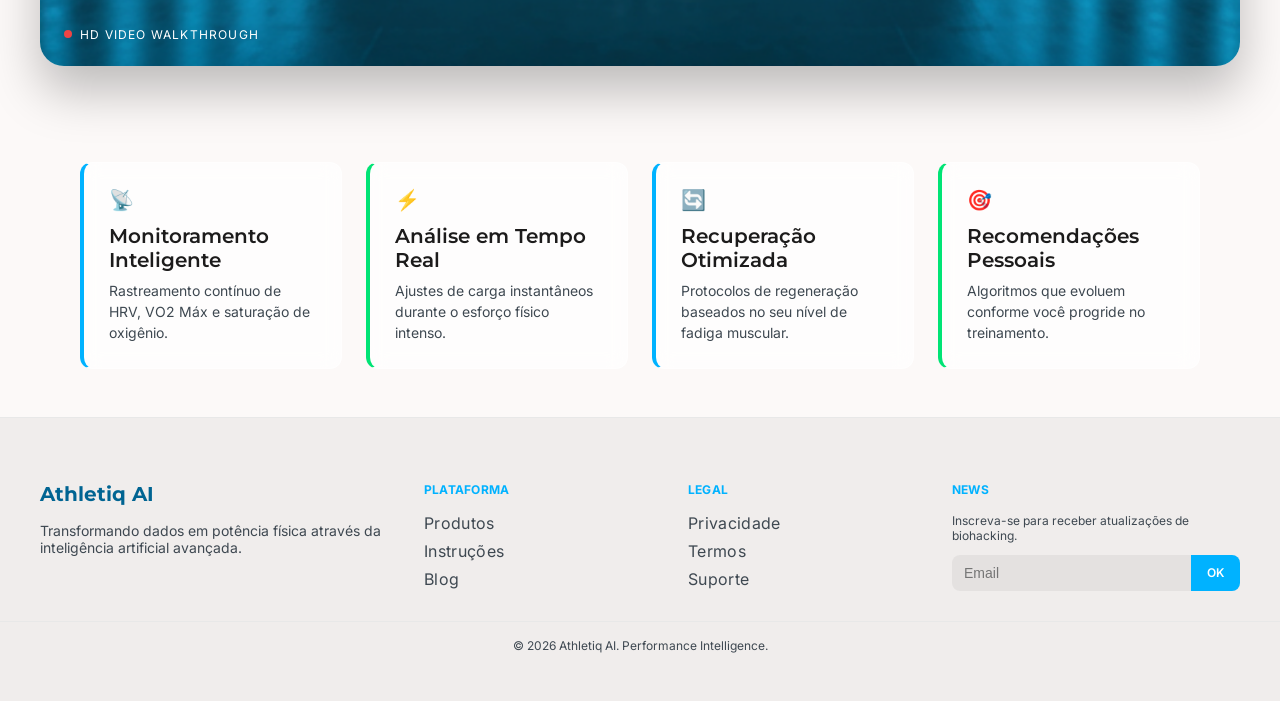
<file: src/pages/instrucoes.html>
<!DOCTYPE html>
<html lang="pt-BR" data-theme="light">

<head>
    <meta charset="UTF-8">
    <meta name="viewport" content="width=device-width, initial-scale=1.0">
    <title>Instruções — ATHLETIQ AI</title>
    <link rel="stylesheet" href="../css/style.css">
</head>

<body>

<header class="site-header">
    <nav class="nav" aria-label="Navegação principal">
        <a href="../../index.html" class="nav-brand">ATHLETIQ AI</a>
        <ul class="nav-links">
            <li><a href="../../index.html">Home</a></li>
            <li><a href="/src/pages/produto.html">Produto</a></li>
            <li><a href="/src/pages/instrucoes.html">Instruções</a></li>
            <li><a href="/src/pages/equipe.html">Equipe</a></li>
            <li><a href="/src/pages/referencias.html">Referências</a></li>
            <li><a href="/src/pages/jogo.html">Jogo</a></li>
        </ul>
        <div class="nav-right">
            <button class="theme-toggle" aria-label="Alternar tema">🌙</button>
            <a href="login.html" id="auth-nav-btn" class="btn btn-primary">Começar Agora</a>
            <button class="nav-mobile-toggle" aria-label="Abrir menu" aria-expanded="false">☰</button>
        </div>
    </nav>
</header>

    <main>

        <!-- Hero gradiente -->
        <section class="hero-gradient">
            <div class="hero-gradient-grid">
                <div>
                    <h1>COMO UTILIZAR O<br><span>ATHLETIQ AI</span></h1>
                    <p class="lead" style="margin-bottom:32px;">Aprenda a utilizar o sistema inteligente de
                        monitoramento físico e acompanhe seu desempenho em tempo real com precisão científica.</p>
                    <div class="hero-actions">
                        <a href="#video" class="btn btn-primary">Ver Tutoriais</a>
                        <a href="#" class="btn btn-outline">Baixar App</a>
                    </div>
                </div>
                <div class="page-hero-media">
                    <img src="../img/instrucoes/1.png"
                        alt="Mockup do app ATHLETIQ mostrando instruções de uso">
                </div>
            </div>
        </section>

        <!-- Jornada de Alta Performance -->
        <section aria-labelledby="jornada-heading">
            <div class="section-head" style="padding-top:48px;">
                <h2 id="jornada-heading">Jornada de Alta Performance</h2>
                <p>Siga estes passos para extrair o máximo do seu potencial genético.</p>
            </div>
            <ol class="bento-grid" style="list-style:none;">
                <li class="bento-step span-2">
                    <span class="step-num">01</span>
                    <div class="step-icn">⌚</div>
                    <h3>Vista o Bracelete</h3>
                    <p>Coloque o bracelete Athletiq no pulso dominante para garantir a precisão máxima dos sensores
                        biométricos.</p>
                </li>
                <li class="bento-step span-2">
                    <span class="step-num">02</span>
                    <div class="step-icn">📱</div>
                    <h3>Conecte o App</h3>
                    <p>Abra o aplicativo e realize o emparelhamento via Bluetooth para sincronizar seus dados em tempo
                        real.</p>
                </li>
                <li class="bento-step span-2">
                    <span class="step-num">03</span>
                    <div class="step-icn">📋</div>
                    <h3>Dados de Saúde</h3>
                    <p>Informe diariamente seus níveis de sono, dor e fadiga para alimentar a rede neural da IA.</p>
                </li>
                <li class="bento-step span-3">
                    <span class="step-num">04</span>
                    <div class="step-icn">🏃</div>
                    <h3>Atividade Física</h3>
                    <p>Execute seu treino. O sistema monitora batimentos, intensidade e eficiência mecânica
                        instantaneamente.</p>
                </li>
                <li class="bento-step span-3 highlight">
                    <span class="step-num">05</span>
                    <div class="step-icn">🧠</div>
                    <h3>Insights da IA</h3>
                    <p>Receba recomendações personalizadas sobre volume de treino, recuperação e nutrição baseado na sua
                        biometria única.</p>
                </li>
            </ol>
        </section>

        <!-- Arquitetura de Dados -->
        <section class="section-alt flow-diagram" aria-labelledby="arq-heading">
            <h2 id="arq-heading" style="font-family:'Montserrat',sans-serif; font-weight:700; font-size:32px;">
                Arquitetura de Dados</h2>
            <div class="flow-track">
                <div class="flow-node">
                    <div class="circle">⌚</div><span>Bracelete</span>
                </div>
                <span class="flow-arrow">➜</span>
                <div class="flow-node">
                    <div class="circle">📱</div><span>Aplicativo</span>
                </div>
                <span class="flow-arrow">➜</span>
                <div class="flow-node main">
                    <div class="circle">🧠</div><span>IA Athletiq</span>
                </div>
                <span class="flow-arrow">➜</span>
                <div class="flow-node">
                    <div class="circle">💡</div><span>Recomendação</span>
                </div>
            </div>
        </section>

        <!-- Demonstração -->
        <section class="video-section" id="video" aria-labelledby="demo-heading">
            <div class="section-head">
                <h2 id="demo-heading">DEMONSTRAÇÃO DO SISTEMA</h2>
                <p>Veja a inteligência artificial em ação.</p>
            </div>
            <div class="video-frame">
                <img src="../img/instrucoes/2.png"
                    alt="Prévia do vídeo demonstrativo do ATHLETIQ AI">
                <div class="video-play">
                    <div class="play-btn">▶</div>
                </div>
                <div class="video-live"><span class="dot"></span>HD Video Walkthrough</div>
            </div>
        </section>

        <!-- Benefícios -->
        <div class="benefit-grid" aria-label="Benefícios">
            <div class="benefit-card">
                <div style="font-size:20px;">📡</div>
                <h4>Monitoramento Inteligente</h4>
                <p>Rastreamento contínuo de HRV, VO2 Máx e saturação de oxigênio.</p>
            </div>
            <div class="benefit-card green">
                <div style="font-size:20px;">⚡</div>
                <h4>Análise em Tempo Real</h4>
                <p>Ajustes de carga instantâneos durante o esforço físico intenso.</p>
            </div>
            <div class="benefit-card">
                <div style="font-size:20px;">🔄</div>
                <h4>Recuperação Otimizada</h4>
                <p>Protocolos de regeneração baseados no seu nível de fadiga muscular.</p>
            </div>
            <div class="benefit-card green">
                <div style="font-size:20px;">🎯</div>
                <h4>Recomendações Pessoais</h4>
                <p>Algoritmos que evoluem conforme você progride no treinamento.</p>
            </div>
        </div>

    </main>

    <footer class="footer-cols" style="padding-top:64px;">
        <div class="footer-news">
            <div>
                <span class="footer-brand" style="display:block; margin-bottom:16px;">Athletiq AI</span>
                <p style="font-size:14px; color:var(--text-secondary);">Transformando dados em potência física através
                    da inteligência artificial avançada.</p>
            </div>
            <div>
                <h5>Plataforma</h5>
                <ul>
                    <li><a href="produto.html">Produtos</a></li>
                    <li><a href="instrucoes.html">Instruções</a></li>
                    <li><a href="#">Blog</a></li>
                </ul>
            </div>
            <div>
                <h5>Legal</h5>
                <ul>
                    <li><a href="#">Privacidade</a></li>
                    <li><a href="#">Termos</a></li>
                    <li><a href="#">Suporte</a></li>
                </ul>
            </div>
            <div>
                <h5>News</h5>
                <p style="font-size:12px; color:var(--text-secondary); margin-bottom:8px;">Inscreva-se para receber
                    atualizações de biohacking.</p>
                <form class="footer-news-form"
                    onsubmit="event.preventDefault(); this.querySelector('button').textContent='✓';">
                    <input type="email" placeholder="Email" required>
                    <button type="submit">OK</button>
                </form>
            </div>
        </div>
        <div class="footer-bottom-rule">© 2026 Athletiq AI. Performance Intelligence.</div>
    </footer>

    <script src="../js/script.js"></script>
</body>

</html>
</file>
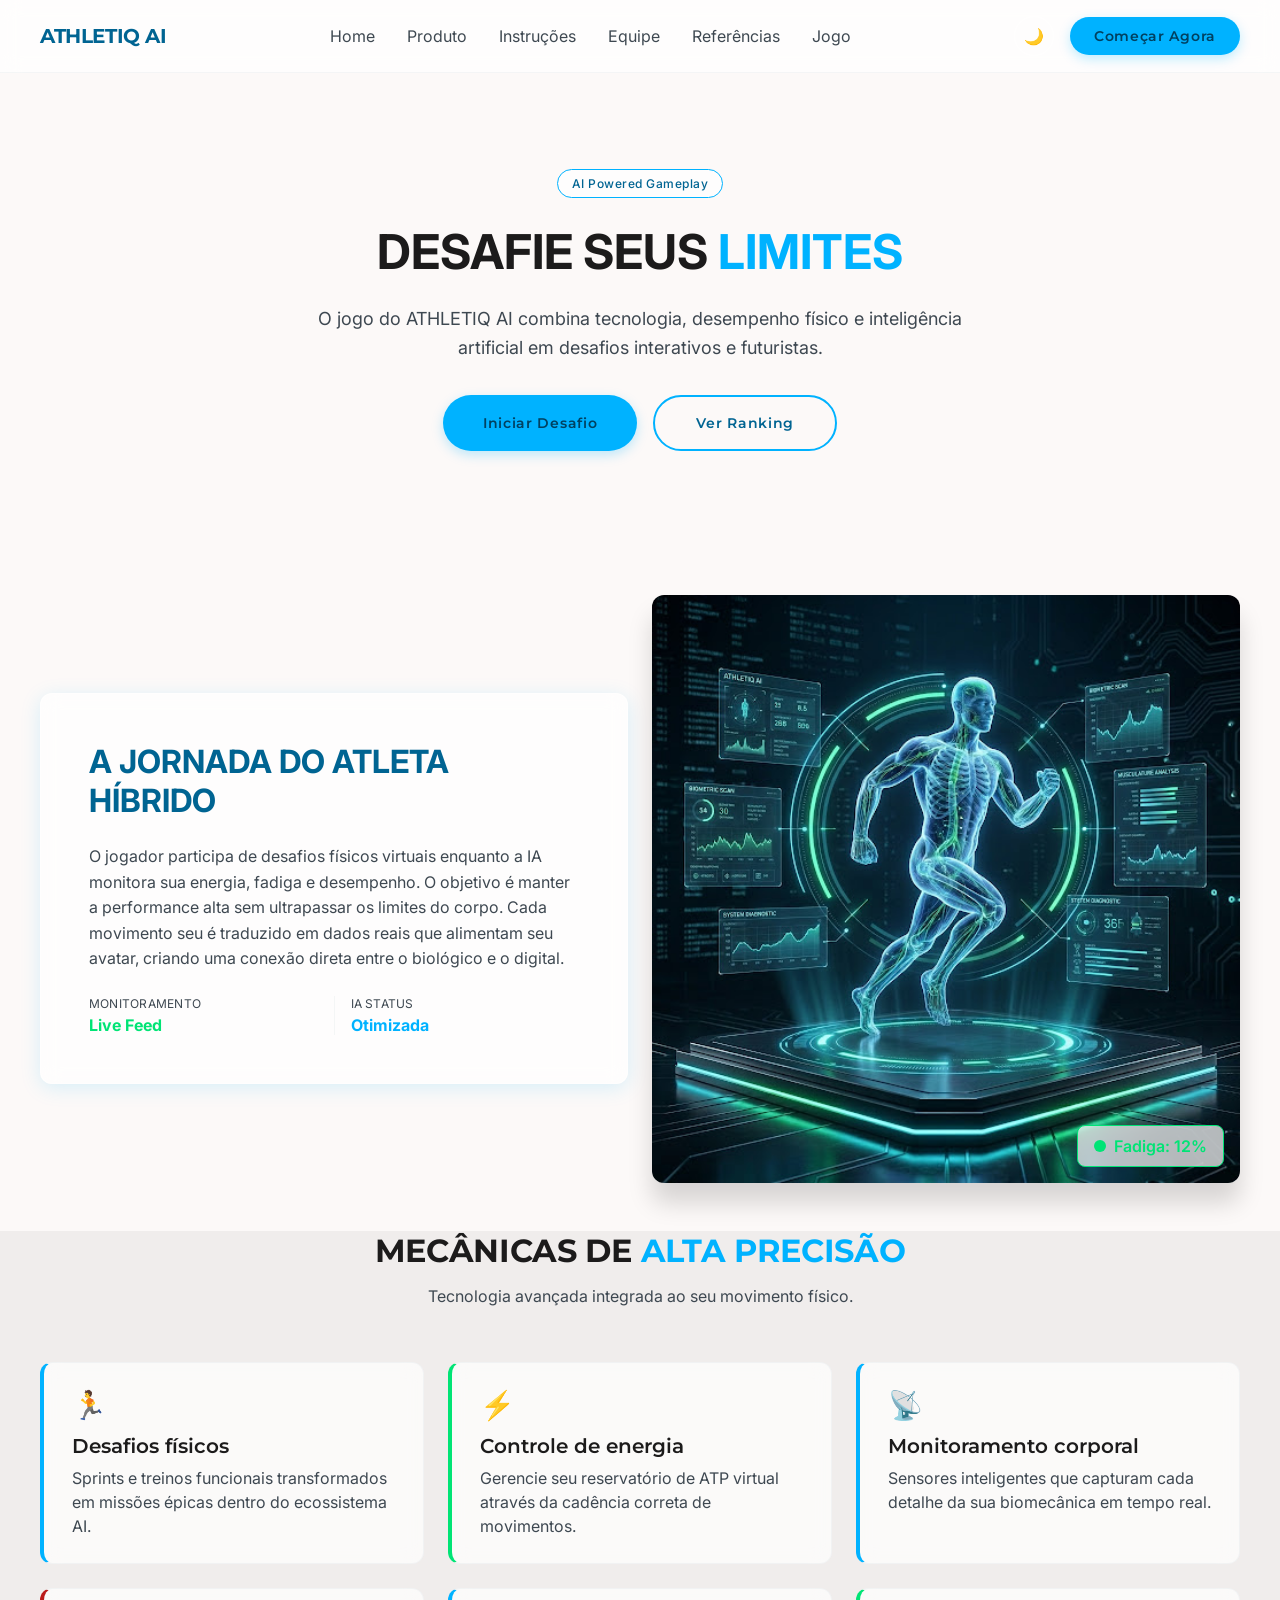
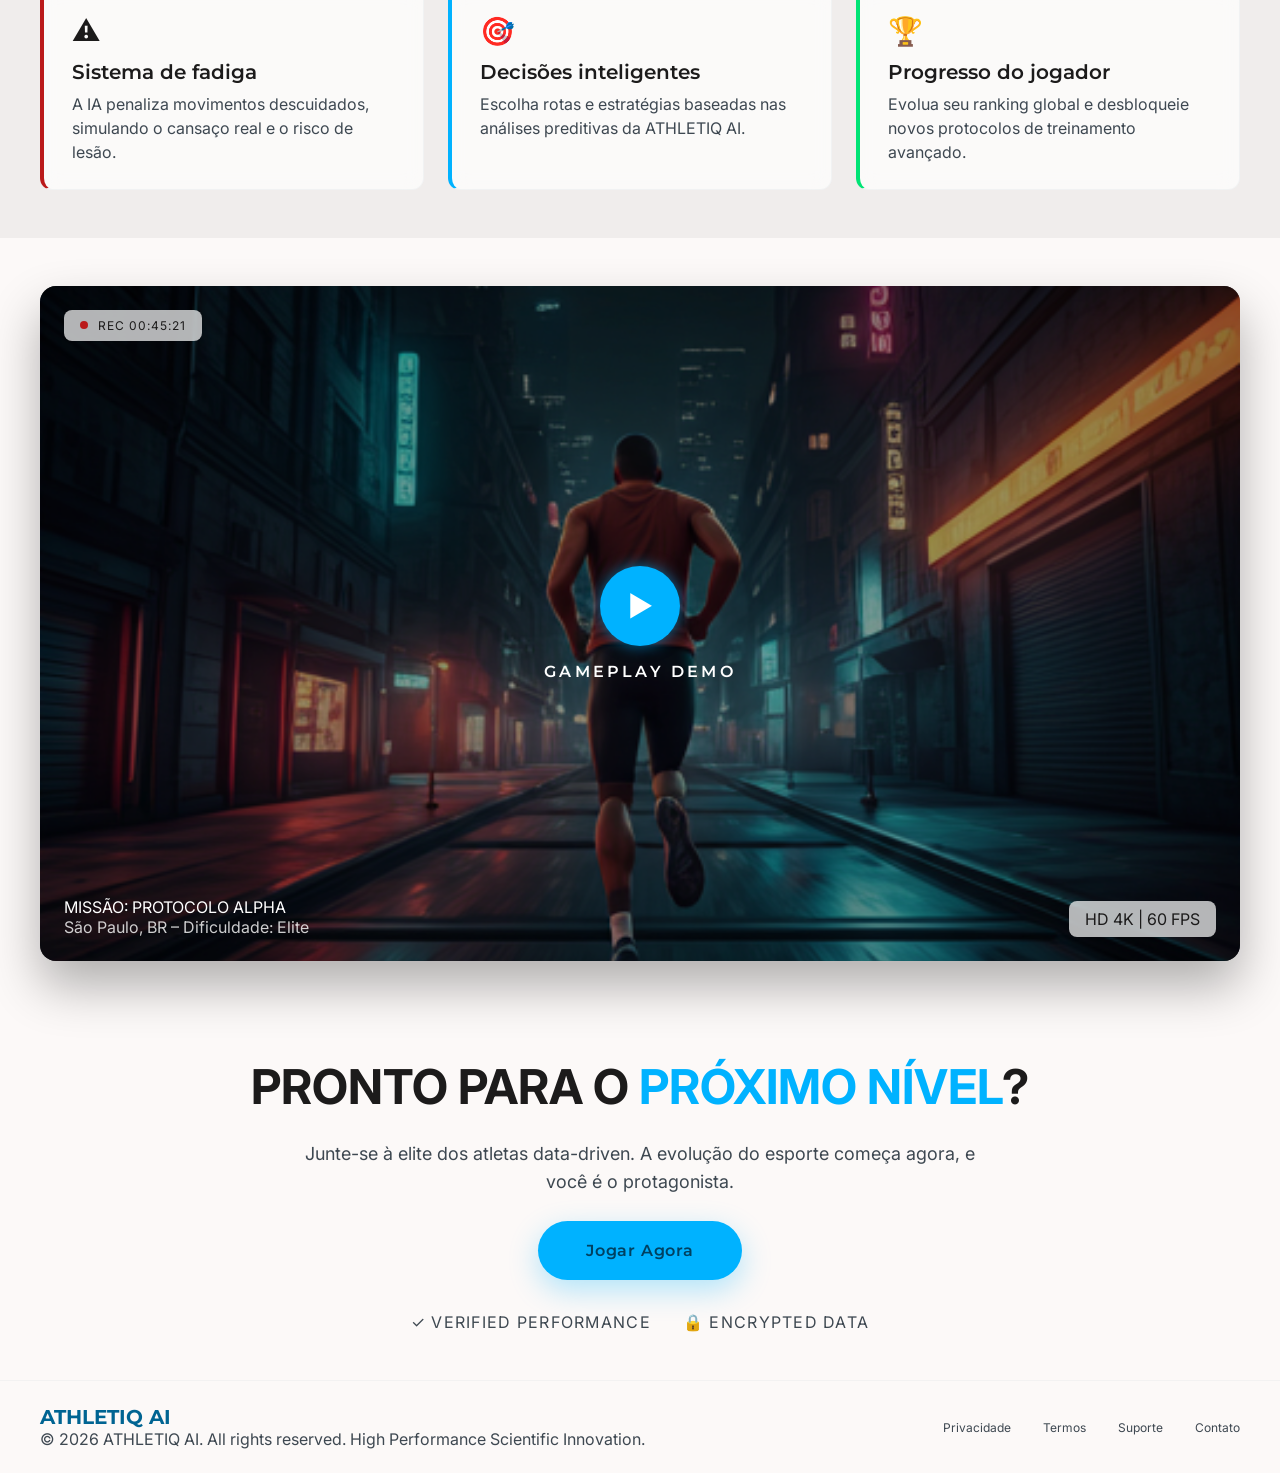
<file: src/pages/jogo.html>
<!DOCTYPE html>
<html lang="pt-BR" data-theme="light">

<head>
    <meta charset="UTF-8">
    <meta name="viewport" content="width=device-width, initial-scale=1.0">
    <title>Jogo — ATHLETIQ AI</title>
    <link rel="stylesheet" href="../css/style.css">
</head>

<body>

    <header class="site-header">
        <nav class="nav" aria-label="Navegação principal">
            <a href="../../index.html" class="nav-brand">ATHLETIQ AI</a>
            <ul class="nav-links">
                <li><a href="../../index.html">Home</a></li>
                <li><a href="/src/pages/produto.html">Produto</a></li>
                <li><a href="/src/pages/instrucoes.html">Instruções</a></li>
                <li><a href="/src/pages/equipe.html">Equipe</a></li>
                <li><a href="/src/pages/referencias.html">Referências</a></li>
                <li><a href="/src/pages/jogo.html">Jogo</a></li>
            </ul>
            <div class="nav-right">
                <button class="theme-toggle" aria-label="Alternar tema">🌙</button>
                <a href="login.html" id="auth-nav-btn" class="btn btn-primary">Começar Agora</a>
                <button class="nav-mobile-toggle" aria-label="Abrir menu" aria-expanded="false">☰</button>
            </div>
        </nav>
    </header>

    <main>

        <!-- Hero -->
        <section class="game-hero">
            <span class="eyebrow-pill" style="border:1px solid var(--accent); background:var(--bg-card);">AI Powered
                Gameplay</span>
            <h1>DESAFIE SEUS <span>LIMITES</span></h1>
            <p>O jogo do ATHLETIQ AI combina tecnologia, desempenho físico e inteligência artificial em desafios
                interativos e futuristas.</p>
            <div class="game-hero-actions">
                <a href="#demo" class="btn btn-primary" style="padding:17px 40px;">Iniciar Desafio</a>
                <a href="ranking.html" class="btn btn-outline" style="padding:17px 41px;">Ver Ranking</a>
            </div>
        </section>

        <!-- Narrativa -->
        <section class="narrative-grid" aria-labelledby="narrativa-heading">
            <article class="narrative-card">
                <h2 id="narrativa-heading">A JORNADA DO ATLETA HÍBRIDO</h2>
                <p>O jogador participa de desafios físicos virtuais enquanto a IA monitora sua energia, fadiga e
                    desempenho. O objetivo é manter a performance alta sem ultrapassar os limites do corpo. Cada
                    movimento seu é traduzido em dados reais que alimentam seu avatar, criando uma conexão direta entre
                    o biológico e o digital.</p>
                <div class="narrative-stats">
                    <div class="item"><span>Monitoramento</span><b>Live Feed</b></div>
                    <div class="narrative-divider"></div>
                    <div class="item blue"><span>IA Status</span><b>Otimizada</b></div>
                </div>
            </article>
            <div class="narrative-media">
                <img src="../img/jogo/1.jpeg"
                    alt="Avatar digital do atleta híbrido ATHLETIQ">
                <div class="narrative-badge"><span class="dot"></span>Fadiga: 12%</div>
            </div>
        </section>

        <!-- Mecânicas -->
        <section class="section-alt" aria-labelledby="mec-heading">
            <div class="section-head">
                <h2 id="mec-heading" style="text-transform:uppercase;">MECÂNICAS DE <span
                        style="color:var(--accent);">ALTA PRECISÃO</span></h2>
                <p>Tecnologia avançada integrada ao seu movimento físico.</p>
            </div>
            <div class="mechanics-grid">
                <div class="mech-card"><span class="icn">🏃</span>
                    <h3>Desafios físicos</h3>
                    <p>Sprints e treinos funcionais transformados em missões épicas dentro do ecossistema AI.</p>
                </div>
                <div class="mech-card green"><span class="icn">⚡</span>
                    <h3>Controle de energia</h3>
                    <p>Gerencie seu reservatório de ATP virtual através da cadência correta de movimentos.</p>
                </div>
                <div class="mech-card"><span class="icn">📡</span>
                    <h3>Monitoramento corporal</h3>
                    <p>Sensores inteligentes que capturam cada detalhe da sua biomecânica em tempo real.</p>
                </div>
                <div class="mech-card red"><span class="icn">⚠️</span>
                    <h3>Sistema de fadiga</h3>
                    <p>A IA penaliza movimentos descuidados, simulando o cansaço real e o risco de lesão.</p>
                </div>
                <div class="mech-card"><span class="icn">🎯</span>
                    <h3>Decisões inteligentes</h3>
                    <p>Escolha rotas e estratégias baseadas nas análises preditivas da ATHLETIQ AI.</p>
                </div>
                <div class="mech-card green"><span class="icn">🏆</span>
                    <h3>Progresso do jogador</h3>
                    <p>Evolua seu ranking global e desbloqueie novos protocolos de treinamento avançado.</p>
                </div>
            </div>
        </section>

        <!-- Demo -->
        <section class="gameplay-demo" id="demo" aria-label="Demonstração de gameplay">
            <div class="demo-frame">
                <img src="../img/jogo/2.png"
                    alt="Prévia do gameplay ATHLETIQ">
                <div class="demo-rec"><span class="dot"></span>REC 00:45:21</div>
                <div class="demo-play">
                    <div class="play-btn">▶</div><span>Gameplay Demo</span>
                </div>
                <div class="demo-footer">
                    <div>
                        <h4>MISSÃO: PROTOCOLO ALPHA</h4>
                        <p>São Paulo, BR – Dificuldade: Elite</p>
                    </div>
                    <span class="tag">HD 4K | 60 FPS</span>
                </div>
            </div>
        </section>

        <!-- CTA -->
        <section class="game-cta" aria-labelledby="cta-heading">
            <h2 id="cta-heading">PRONTO PARA O <span>PRÓXIMO NÍVEL</span>?</h2>
            <p>Junte-se à elite dos atletas data-driven. A evolução do esporte começa agora, e você é o protagonista.
            </p>
            <a href="#" class="btn btn-primary game-cta-btn" style="display:inline-block;">Jogar Agora</a>
            <div class="game-cta-tags">
                <span>✓ Verified Performance</span>
                <span>🔒 Encrypted Data</span>
            </div>
        </section>

    </main>

    <footer class="footer-inline">
        <div class="footer-inline-inner">
            <div>
                <span class="footer-brand" style="display:block;">ATHLETIQ AI</span>
                <span style="font-size:16px; color:var(--text-secondary);">© 2026 ATHLETIQ AI. All rights reserved. High
                    Performance Scientific Innovation.</span>
            </div>
            <nav class="footer-inline-links" aria-label="Links do rodapé">
                <a href="#">Privacidade</a>
                <a href="#">Termos</a>
                <a href="#">Suporte</a>
                <a href="#">Contato</a>
            </nav>
        </div>
    </footer>

    <script src="../js/script.js"></script>
</body>

</html>
</file>
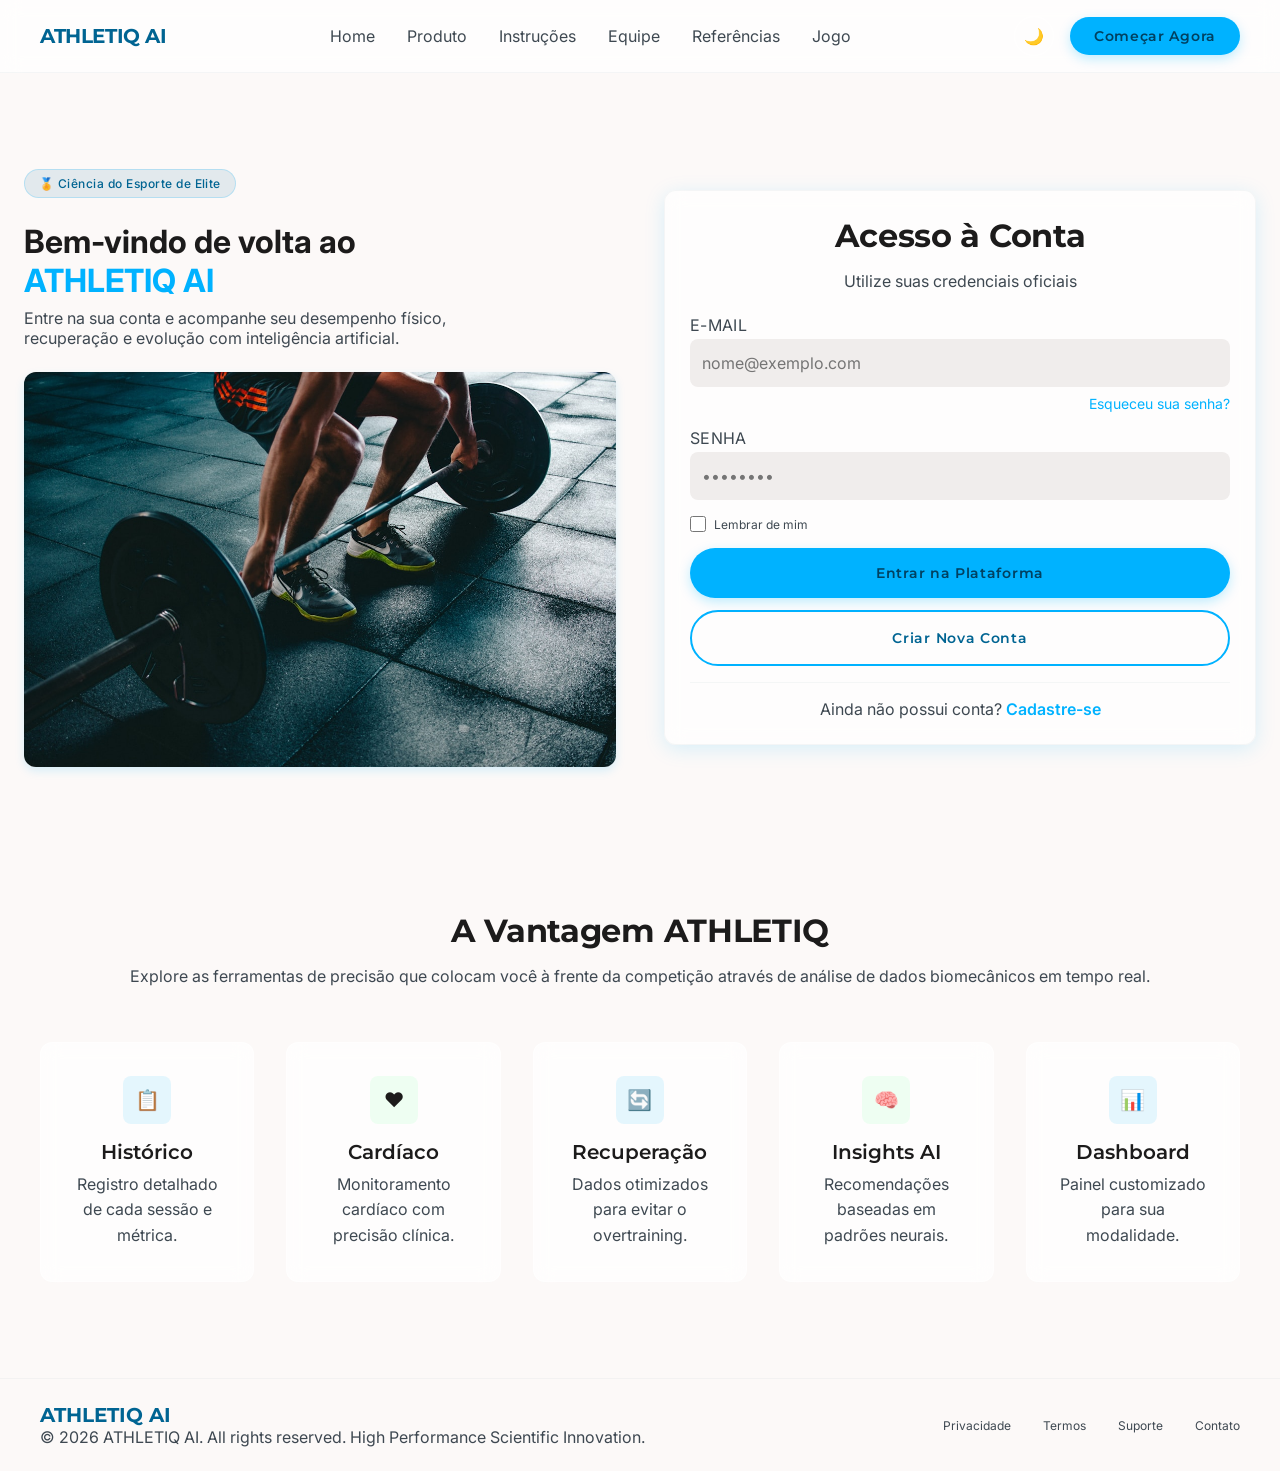
<file: src/pages/login.html>
<!DOCTYPE html>
<html lang="pt-BR" data-theme="light">

<head>
    <meta charset="UTF-8">
    <meta name="viewport" content="width=device-width, initial-scale=1.0">
    <title>Login — ATHLETIQ AI</title>
    <link rel="stylesheet" href="../css/style.css">
</head>

<body>

<header class="site-header">
    <nav class="nav" aria-label="Navegação principal">
        <a href="../../index.html" class="nav-brand">ATHLETIQ AI</a>
        <ul class="nav-links">
            <li><a href="../../index.html">Home</a></li>
            <li><a href="/src/pages/produto.html">Produto</a></li>
            <li><a href="/src/pages/instrucoes.html">Instruções</a></li>
            <li><a href="/src/pages/equipe.html">Equipe</a></li>
            <li><a href="/src/pages/referencias.html">Referências</a></li>
            <li><a href="/src/pages/jogo.html">Jogo</a></li>
        </ul>
        <div class="nav-right">
            <button class="theme-toggle" aria-label="Alternar tema">🌙</button>
            <a href="login.html" id="auth-nav-btn" class="btn btn-primary">Começar Agora</a>
            <button class="nav-mobile-toggle" aria-label="Abrir menu" aria-expanded="false">☰</button>
        </div>
    </nav>
</header>

    <main>

        <section class="auth-hero">
            <div class="auth-copy">
                <span class="eyebrow-pill">🏅&nbsp;Ciência do Esporte de Elite</span>
                <h1>Bem-vindo de volta ao<span>ATHLETIQ AI</span></h1>
                <p>Entre na sua conta e acompanhe seu desempenho físico, recuperação e evolução com inteligência
                    artificial.</p>
                <div class="auth-copy-media">
                    <img src="../img/login/1.jpeg"
                        alt="Tecnologia vestível ATHLETIQ em uso">
                </div>
            </div>

            <form class="auth-panel"
                onsubmit="event.preventDefault(); handleLoginSubmit(this);"
                aria-label="Formulário de login">
                <div class="section-head" style="text-align:center; margin-bottom:24px;">
                    <h2 style="font-size:32px;">Acesso à Conta</h2>
                    <p style="text-align:center; margin-top:4px;">Utilize suas credenciais oficiais</p>
                </div>
                <div class="field"><label for="email-login">E-mail</label><input id="email-login" type="email"
                        placeholder="nome@exemplo.com" required></div>
                <a href="#" class="auth-forgot">Esqueceu sua senha?</a>
                <div class="field"><label for="senha-login">Senha</label><input id="senha-login" type="password"
                        placeholder="••••••••" required></div>
                <label class="auth-check"><input type="checkbox"> Lembrar de mim</label>
                <button type="submit" class="btn btn-primary">Entrar na Plataforma</button>
                <a href="cadastro.html" class="btn btn-outline" style="margin-bottom:16px;">Criar Nova Conta</a>
                <p
                    style="text-align:center; font-size:16px; color:var(--text-secondary); border-top:1px solid var(--border-hair); padding-top:16px;">
                    Ainda não possui conta? <a href="cadastro.html"
                        style="color:var(--accent); font-weight:600;">Cadastre-se</a></p>
            </form>
        </section>

        <section class="section" aria-labelledby="vantagem-heading">
            <div class="section-head">
                <h2 id="vantagem-heading">A Vantagem ATHLETIQ</h2>
                <p>Explore as ferramentas de precisão que colocam você à frente da competição através de análise de
                    dados biomecânicos em tempo real.</p>
            </div>
            <div class="feature-grid" style="grid-template-columns:repeat(5,1fr);">
                <div class="feature-card" style="text-align:center;">
                    <div class="feature-icon" style="background:rgba(0,178,255,0.1); margin:0 auto 16px;">📋</div>
                    <h3>Histórico</h3>
                    <p>Registro detalhado de cada sessão e métrica.</p>
                </div>
                <div class="feature-card" style="text-align:center;">
                    <div class="feature-icon" style="background:rgba(98,255,150,0.1); margin:0 auto 16px;">❤️</div>
                    <h3>Cardíaco</h3>
                    <p>Monitoramento cardíaco com precisão clínica.</p>
                </div>
                <div class="feature-card" style="text-align:center;">
                    <div class="feature-icon" style="background:rgba(0,178,255,0.1); margin:0 auto 16px;">🔄</div>
                    <h3>Recuperação</h3>
                    <p>Dados otimizados para evitar o overtraining.</p>
                </div>
                <div class="feature-card" style="text-align:center;">
                    <div class="feature-icon" style="background:rgba(98,255,150,0.1); margin:0 auto 16px;">🧠</div>
                    <h3>Insights AI</h3>
                    <p>Recomendações baseadas em padrões neurais.</p>
                </div>
                <div class="feature-card" style="text-align:center;">
                    <div class="feature-icon" style="background:rgba(0,178,255,0.1); margin:0 auto 16px;">📊</div>
                    <h3>Dashboard</h3>
                    <p>Painel customizado para sua modalidade.</p>
                </div>
            </div>
        </section>

    </main>

    <footer class="footer-inline">
        <div class="footer-inline-inner">
            <div>
                <span class="footer-brand" style="display:block;">ATHLETIQ AI</span>
                <span style="font-size:16px; color:var(--text-secondary);">© 2026 ATHLETIQ AI. All rights reserved. High
                    Performance Scientific Innovation.</span>
            </div>
            <nav class="footer-inline-links" aria-label="Links do rodapé">
                <a href="#">Privacidade</a>
                <a href="#">Termos</a>
                <a href="#">Suporte</a>
                <a href="#">Contato</a>
            </nav>
        </div>
    </footer>

    <script src="../js/script.js"></script>
</body>

</html>
</file>
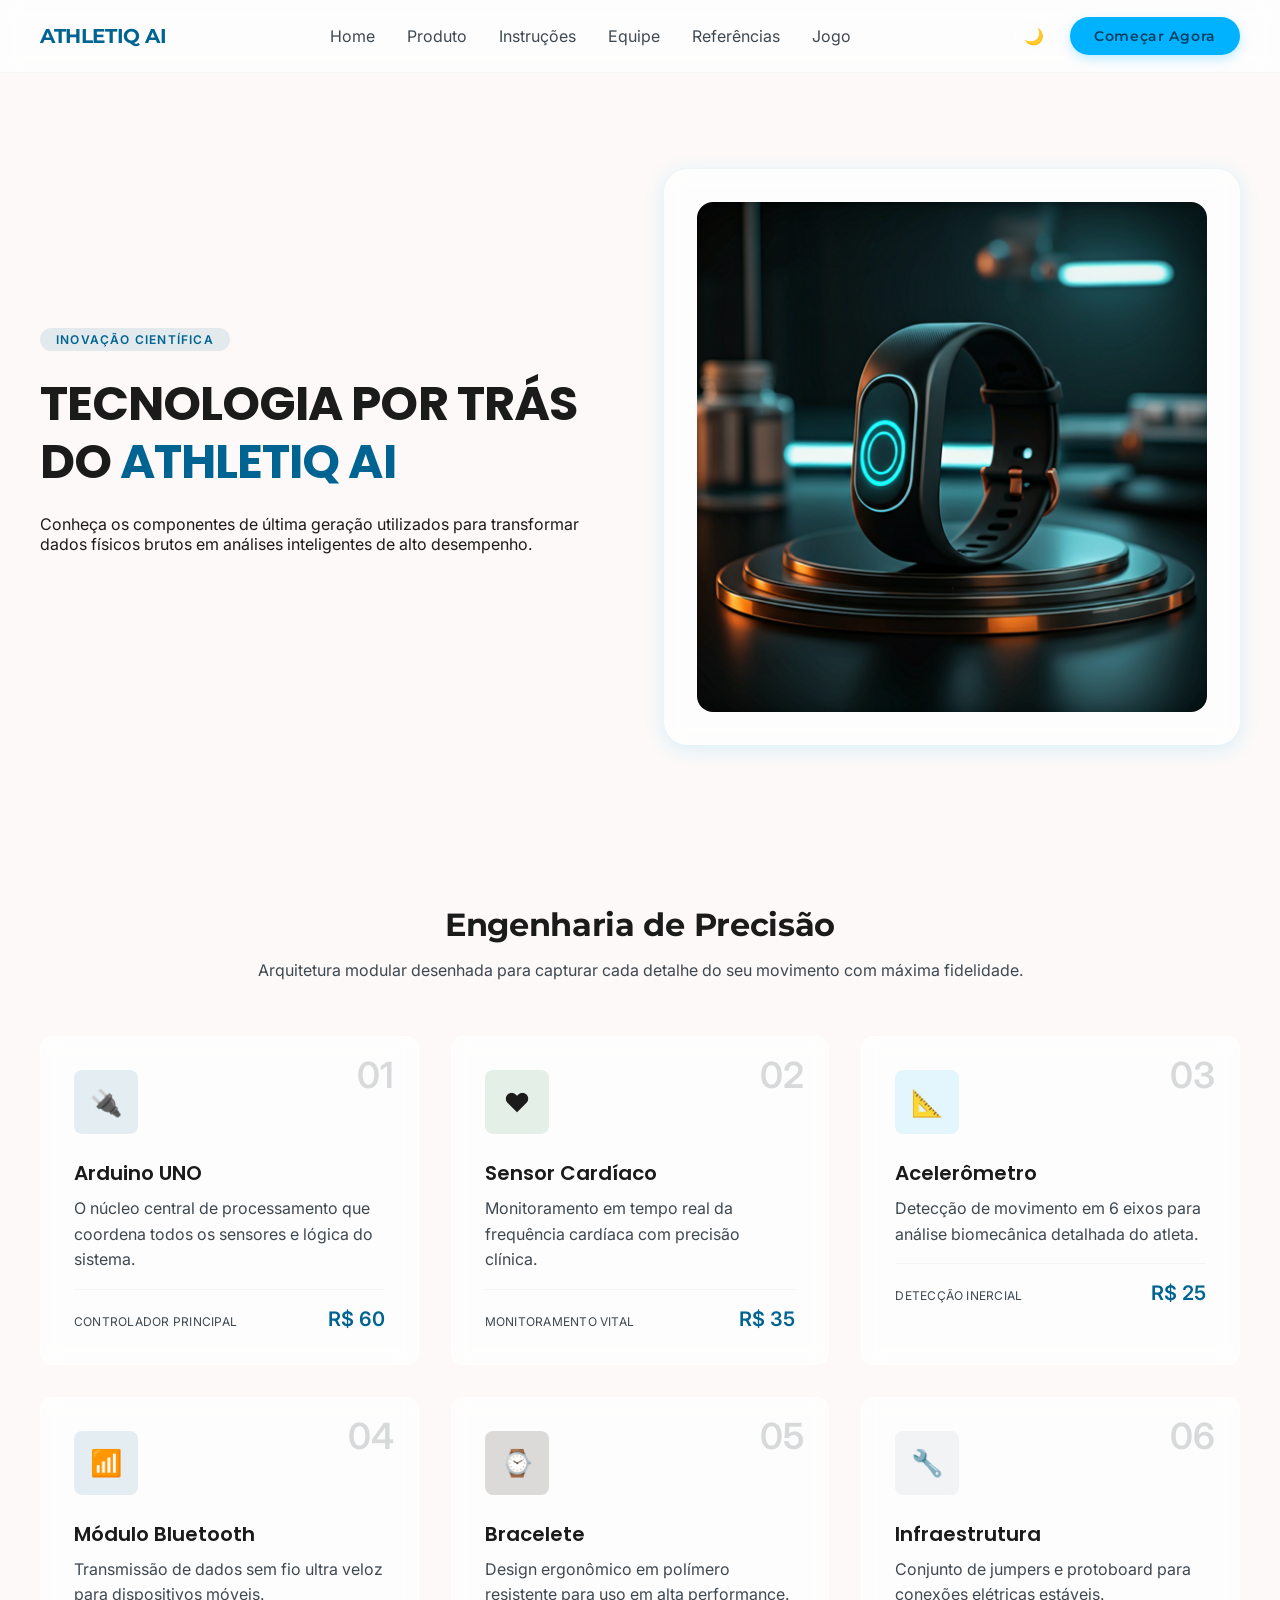
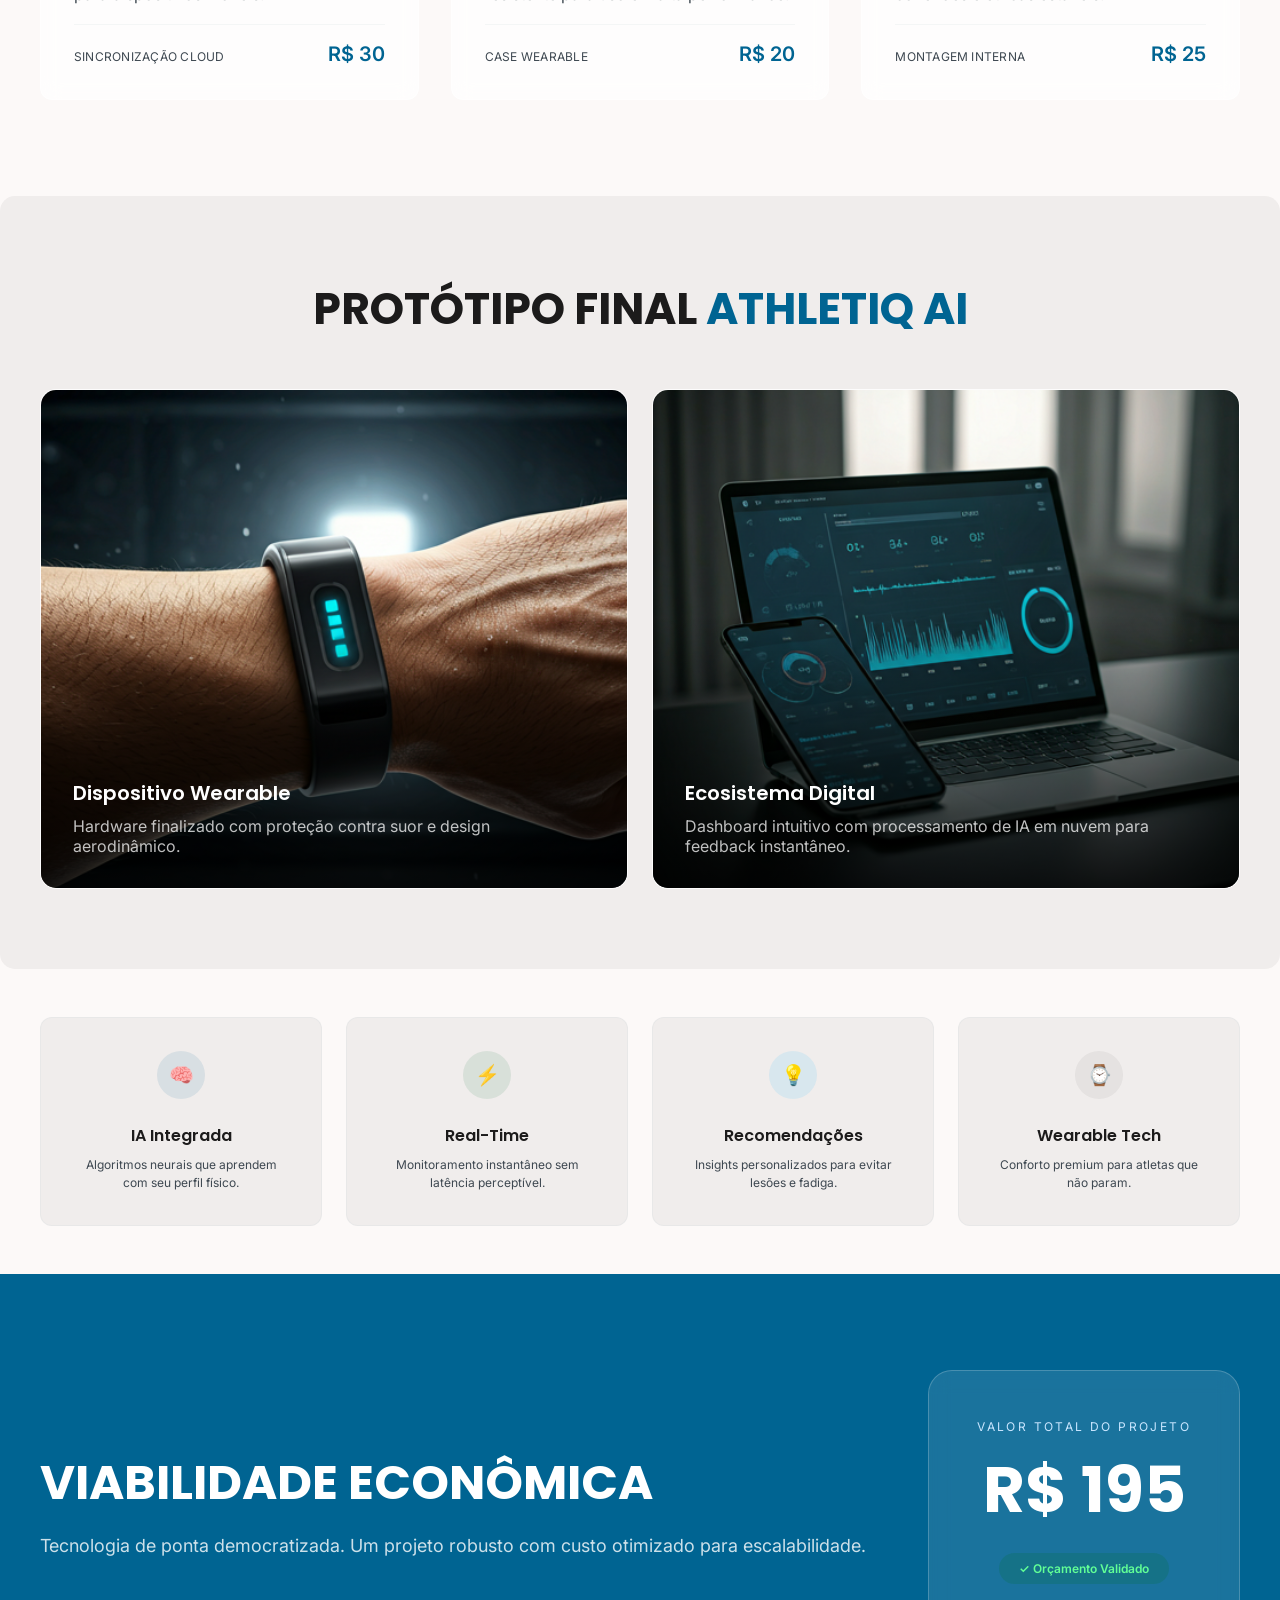
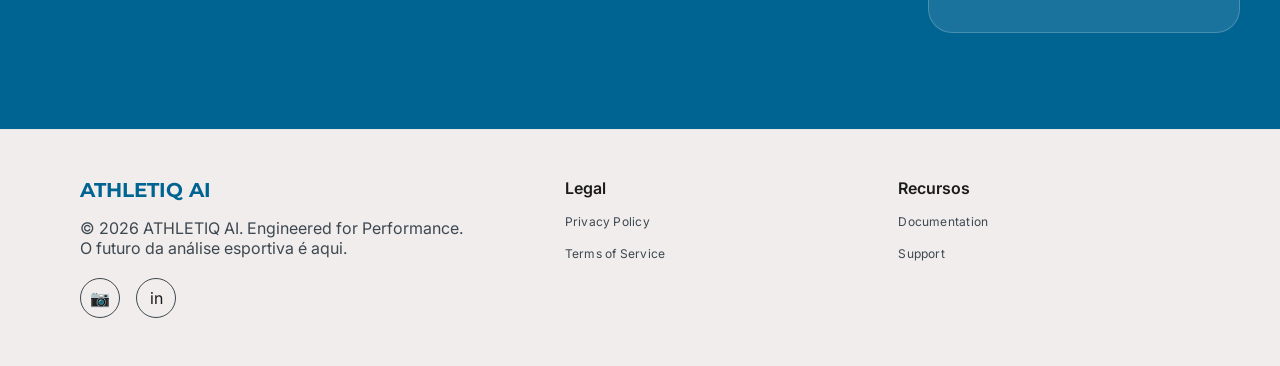
<file: src/pages/produto.html>
<!DOCTYPE html>
<html lang="pt-BR" data-theme="light">

<head>
    <meta charset="UTF-8">
    <meta name="viewport" content="width=device-width, initial-scale=1.0">
    <title>Produto — ATHLETIQ AI</title>
    <link rel="stylesheet" href="../css/style.css">
</head>

<body>

<header class="site-header">
    <nav class="nav" aria-label="Navegação principal">
        <a href="../../index.html" class="nav-brand">ATHLETIQ AI</a>
        <ul class="nav-links">
            <li><a href="../../index.html">Home</a></li>
            <li><a href="/src/pages/produto.html">Produto</a></li>
            <li><a href="/src/pages/instrucoes.html">Instruções</a></li>
            <li><a href="/src/pages/equipe.html">Equipe</a></li>
            <li><a href="/src/pages/referencias.html">Referências</a></li>
            <li><a href="/src/pages/jogo.html">Jogo</a></li>
        </ul>
        <div class="nav-right">
            <button class="theme-toggle" aria-label="Alternar tema">🌙</button>
            <a href="login.html" id="auth-nav-btn" class="btn btn-primary">Começar Agora</a>
            <button class="nav-mobile-toggle" aria-label="Abrir menu" aria-expanded="false">☰</button>
        </div>
    </nav>
</header>

    <main>

        <!-- Hero -->
        <section class="page-hero">
            <div class="page-hero-grid">
                <div>
                    <span class="eyebrow-tag">Inovação Científica</span>
                    <h1>TECNOLOGIA POR TRÁS<br>DO <span>ATHLETIQ AI</span></h1>
                    <p class="lead" style="margin-bottom:32px;">Conheça os componentes de última geração utilizados para
                        transformar dados físicos brutos em análises inteligentes de alto desempenho.</p>
                </div>
                <div class="page-hero-media">
                    <img src="../img/produto/1.png"
                        alt="Mockup do hardware ATHLETIQ AI">
                </div>
            </div>
        </section>

        <!-- Engenharia de Precisão -->
        <section class="section" aria-labelledby="eng-heading">
            <div class="section-head">
                <h2 id="eng-heading" class="font-poppins">Engenharia de Precisão</h2>
                <p>Arquitetura modular desenhada para capturar cada detalhe do seu movimento com máxima fidelidade.</p>
            </div>
            <div class="spec-grid">
                <article class="spec-card">
                    <span class="spec-index">01</span>
                    <div class="spec-icon" style="background:rgba(0,100,146,0.1)">🔌</div>
                    <h3>Arduino UNO</h3>
                    <p>O núcleo central de processamento que coordena todos os sensores e lógica do sistema.</p>
                    <div class="spec-foot"><span>Controlador Principal</span><b>R$ 60</b></div>
                </article>
                <article class="spec-card">
                    <span class="spec-index">02</span>
                    <div class="spec-icon" style="background:rgba(0,109,53,0.1)">❤️</div>
                    <h3>Sensor Cardíaco</h3>
                    <p>Monitoramento em tempo real da frequência cardíaca com precisão clínica.</p>
                    <div class="spec-foot"><span>Monitoramento Vital</span><b>R$ 35</b></div>
                </article>
                <article class="spec-card">
                    <span class="spec-index">03</span>
                    <div class="spec-icon" style="background:rgba(0,178,255,0.1)">📐</div>
                    <h3>Acelerômetro</h3>
                    <p>Detecção de movimento em 6 eixos para análise biomecânica detalhada do atleta.</p>
                    <div class="spec-foot"><span>Detecção Inercial</span><b>R$ 25</b></div>
                </article>
                <article class="spec-card">
                    <span class="spec-index">04</span>
                    <div class="spec-icon" style="background:rgba(0,100,146,0.1)">📶</div>
                    <h3>Módulo Bluetooth</h3>
                    <p>Transmissão de dados sem fio ultra veloz para dispositivos móveis.</p>
                    <div class="spec-foot"><span>Sincronização Cloud</span><b>R$ 30</b></div>
                </article>
                <article class="spec-card">
                    <span class="spec-index">05</span>
                    <div class="spec-icon" style="background:#dcd9d9">⌚</div>
                    <h3>Bracelete</h3>
                    <p>Design ergonômico em polímero resistente para uso em alta performance.</p>
                    <div class="spec-foot"><span>Case Wearable</span><b>R$ 20</b></div>
                </article>
                <article class="spec-card">
                    <span class="spec-index">06</span>
                    <div class="spec-icon" style="background:rgba(189,200,210,0.2)">🔧</div>
                    <h3>Infraestrutura</h3>
                    <p>Conjunto de jumpers e protoboard para conexões elétricas estáveis.</p>
                    <div class="spec-foot"><span>Montagem Interna</span><b>R$ 25</b></div>
                </article>
            </div>
        </section>

        <!-- Protótipo Final -->
        <section class="split-result" aria-labelledby="proto-heading">
            <h2 id="proto-heading">PROTÓTIPO FINAL <span>ATHLETIQ AI</span></h2>
            <div class="split-grid">
                <article class="split-panel">
                    <img src="../img/produto/2.png"
                        alt="Protótipo físico do bracelete ATHLETIQ">
                    <div class="label">
                        <h4>Dispositivo Wearable</h4>
                        <p>Hardware finalizado com proteção contra suor e design aerodinâmico.</p>
                    </div>
                </article>
                <article class="split-panel">
                    <img src="../img/produto/3.png"
                        alt="Dashboard do aplicativo ATHLETIQ">
                    <div class="label">
                        <h4>Ecosistema Digital</h4>
                        <p>Dashboard intuitivo com processamento de IA em nuvem para feedback instantâneo.</p>
                    </div>
                </article>
            </div>
        </section>

        <!-- Diferenciais -->
        <div class="mini-grid" aria-label="Diferenciais">
            <div class="mini-card">
                <div class="mini-icon" style="background:rgba(0,100,146,0.1)">🧠</div>
                <h5>IA Integrada</h5>
                <p>Algoritmos neurais que aprendem com seu perfil físico.</p>
            </div>
            <div class="mini-card">
                <div class="mini-icon" style="background:rgba(0,109,53,0.1)">⚡</div>
                <h5>Real-Time</h5>
                <p>Monitoramento instantâneo sem latência perceptível.</p>
            </div>
            <div class="mini-card">
                <div class="mini-icon" style="background:rgba(0,178,255,0.1)">💡</div>
                <h5>Recomendações</h5>
                <p>Insights personalizados para evitar lesões e fadiga.</p>
            </div>
            <div class="mini-card">
                <div class="mini-icon" style="background:rgba(28,27,27,0.05)">⌚</div>
                <h5>Wearable Tech</h5>
                <p>Conforto premium para atletas que não param.</p>
            </div>
        </div>

        <!-- Viabilidade Econômica -->
        <section class="value-banner" aria-labelledby="value-heading">
            <div class="value-banner-inner">
                <div>
                    <h2 id="value-heading">VIABILIDADE ECONÔMICA</h2>
                    <p>Tecnologia de ponta democratizada. Um projeto robusto com custo otimizado para escalabilidade.
                    </p>
                </div>
                <div class="value-card">
                    <div class="tag">Valor Total do Projeto</div>
                    <div class="amount">R$ 195</div>
                    <span class="badge">✓ Orçamento Validado</span>
                </div>
            </div>
        </section>

    </main>

    <footer class="footer-cols">
        <div class="footer-cols-inner">
            <div>
                <span class="footer-brand" style="display:block; margin-bottom:16px;">ATHLETIQ AI</span>
                <p style="font-size:16px; color:var(--text-secondary); max-width:384px;">© 2026 ATHLETIQ AI. Engineered
                    for Performance. O futuro da análise esportiva é aqui.</p>
                <div class="footer-social">
                    <a href="#" aria-label="Instagram">📷</a>
                    <a href="#" aria-label="LinkedIn">in</a>
                </div>
            </div>
            <div>
                <h4>Legal</h4>
                <ul>
                    <li><a href="#">Privacy Policy</a></li>
                    <li><a href="#">Terms of Service</a></li>
                </ul>
            </div>
            <div>
                <h4>Recursos</h4>
                <ul>
                    <li><a href="#">Documentation</a></li>
                    <li><a href="#">Support</a></li>
                </ul>
            </div>
        </div>
    </footer>

    <script src="../js/script.js"></script>
</body>

</html>
</file>
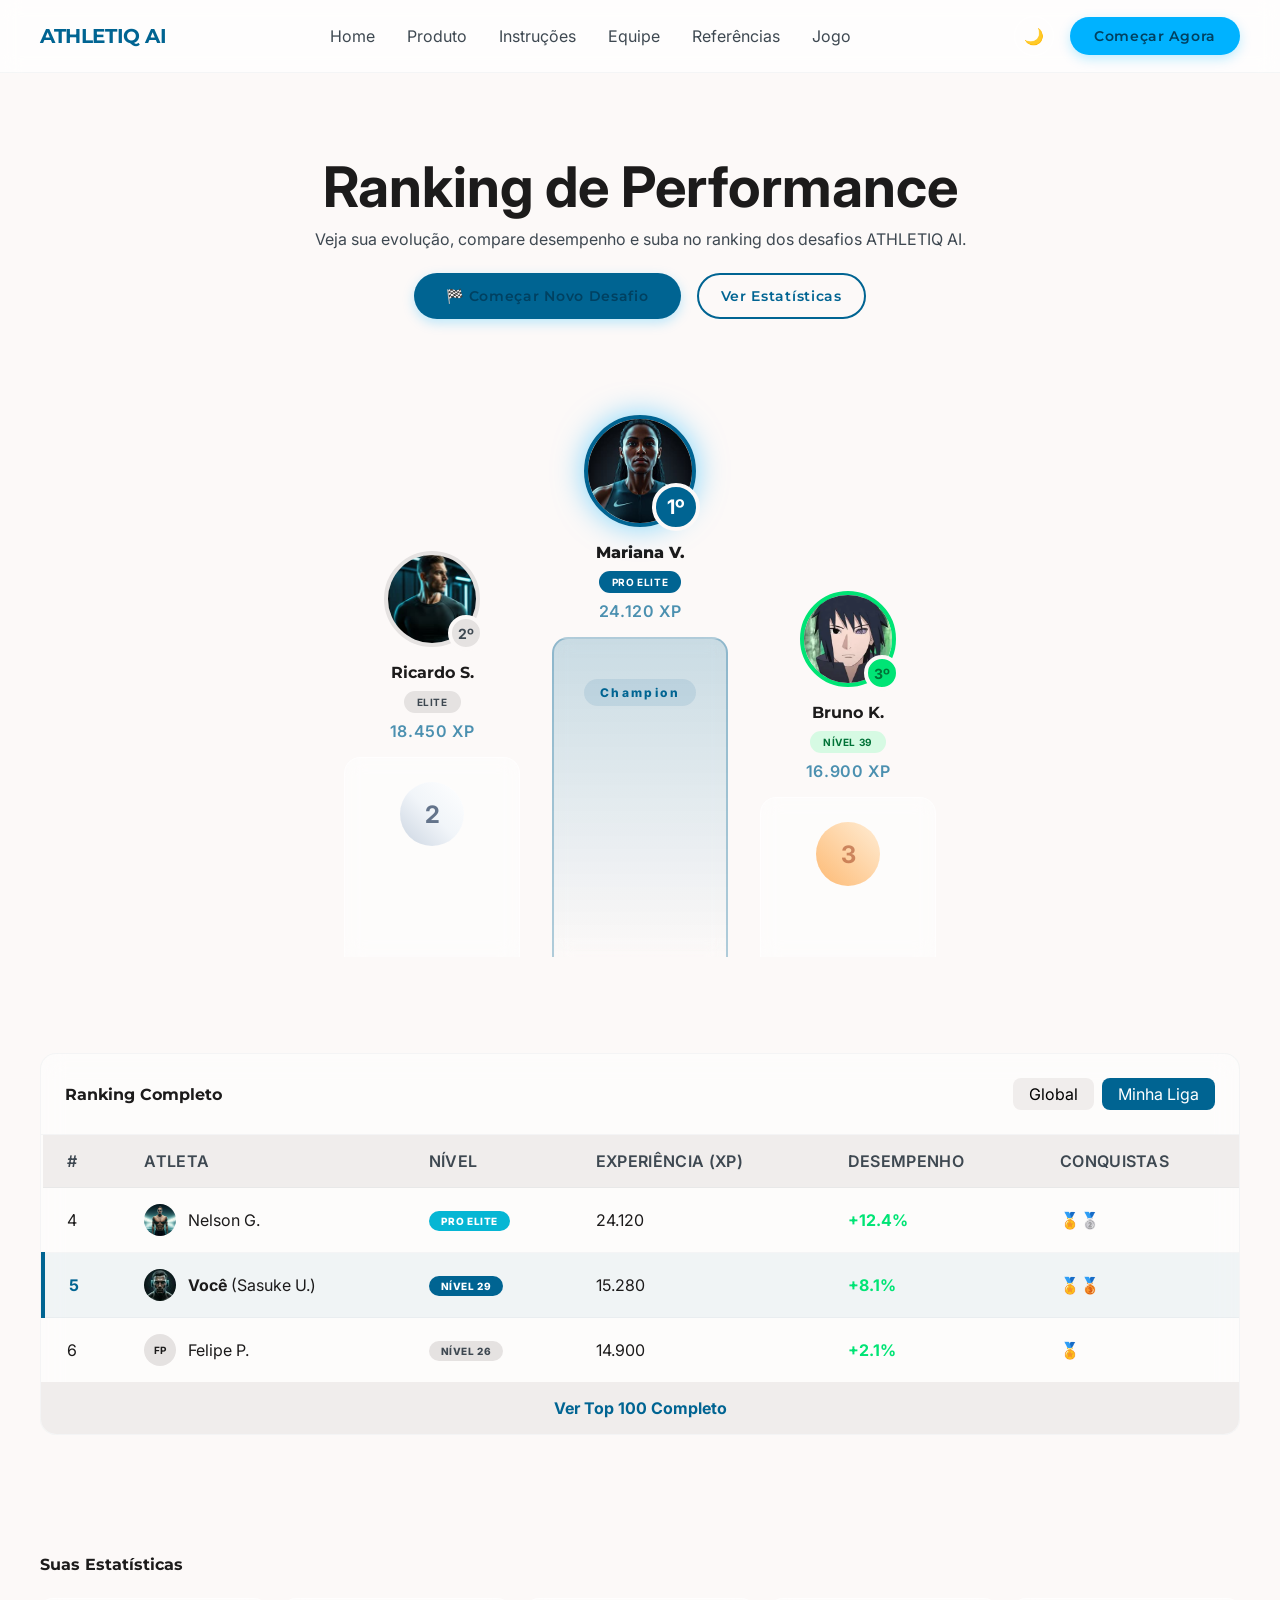
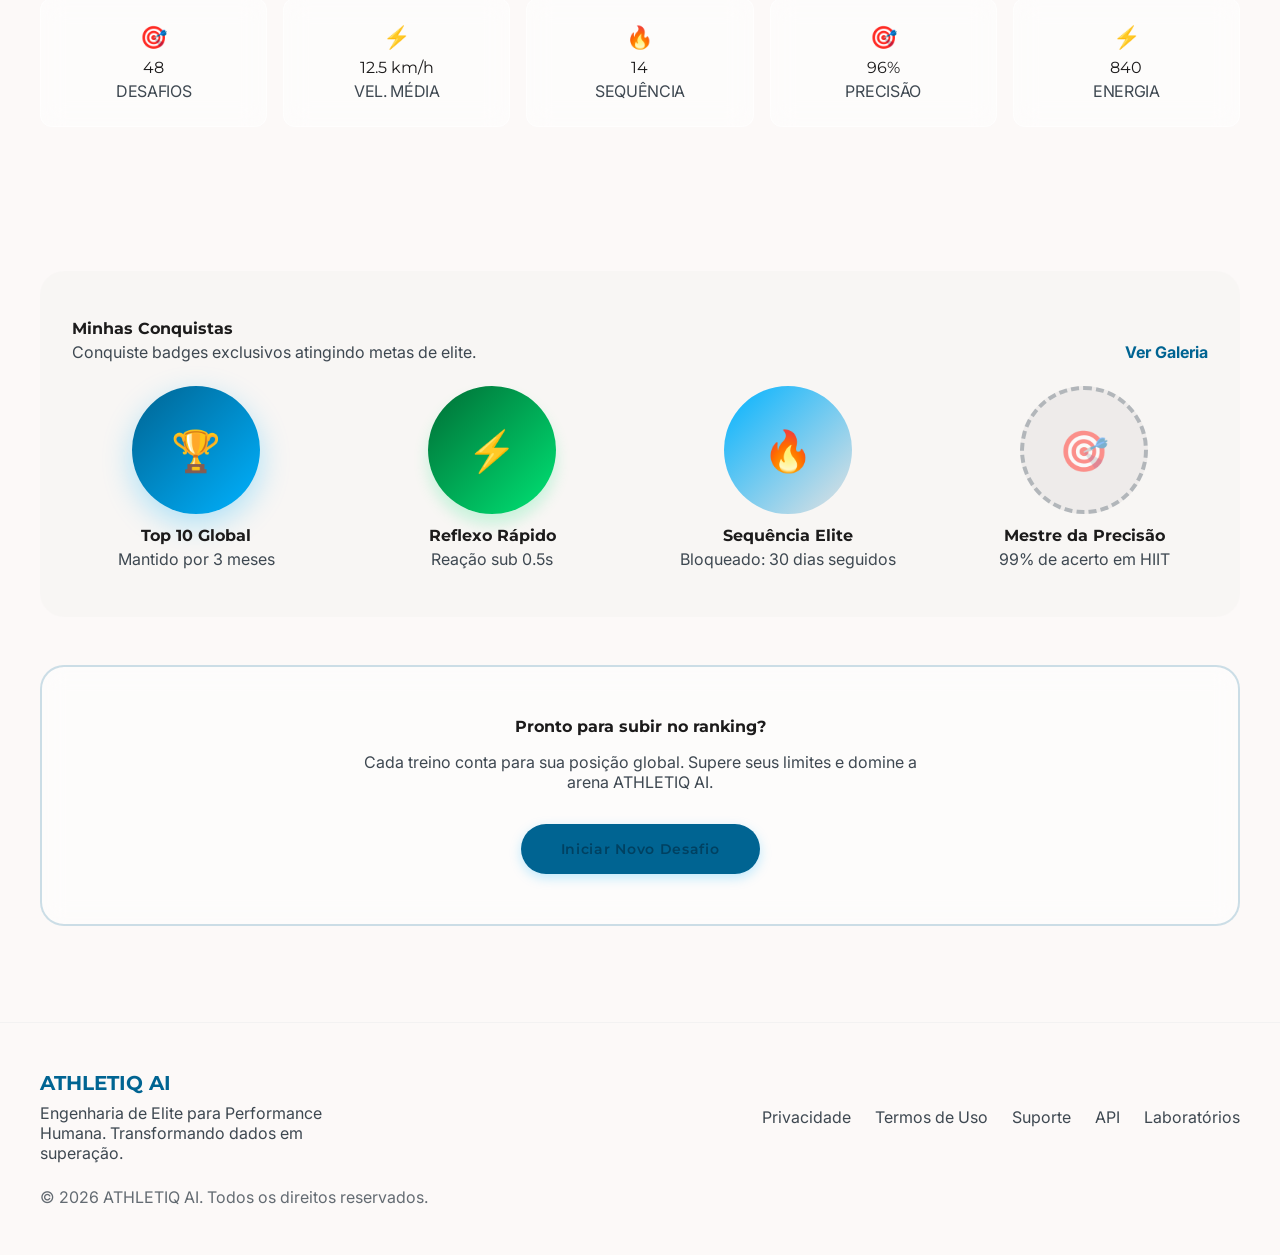
<file: src/pages/ranking.html>
<!DOCTYPE html>
<html lang="pt-BR" data-theme="light">

<head>
    <meta charset="UTF-8">
    <meta name="viewport" content="width=device-width, initial-scale=1.0">
    <title>Ranking — ATHLETIQ AI</title>
    <link rel="stylesheet" href="../css/style.css">
</head>

<body>

    <header class="site-header">
        <nav class="nav" aria-label="Navegação principal">
            <a href="../../index.html" class="nav-brand">ATHLETIQ AI</a>
            <ul class="nav-links">
                <li><a href="../../index.html">Home</a></li>
                <li><a href="/src/pages/produto.html">Produto</a></li>
                <li><a href="/src/pages/instrucoes.html">Instruções</a></li>
                <li><a href="/src/pages/equipe.html">Equipe</a></li>
                <li><a href="/src/pages/referencias.html">Referências</a></li>
                <li><a href="/src/pages/jogo.html">Jogo</a></li>
            </ul>
            <div class="nav-right">
                <button class="theme-toggle" aria-label="Alternar tema">🌙</button>
                <a href="login.html" id="auth-nav-btn" class="btn btn-primary">Começar Agora</a>
                <button class="nav-mobile-toggle" aria-label="Abrir menu" aria-expanded="false">☰</button>
            </div>
        </nav>
    </header>

    <main>

        <!-- Hero -->
        <section class="rank-hero">
            <h1>Ranking de Performance</h1>
            <p>Veja sua evolução, compare desempenho e suba no ranking dos desafios ATHLETIQ AI.</p>
            <div class="rank-hero-actions">
                <a href="jogo.html" class="btn btn-primary" style="background:var(--brand); padding:14px 32px;">🏁
                    Começar Novo Desafio</a>
                <a href="#stats" class="btn btn-outline" style="border-color:var(--brand); color:var(--brand);">Ver
                    Estatísticas</a>
            </div>
        </section>

        <!-- Pódio -->
        <section class="podium" aria-label="Pódio dos melhores colocados">
            <div class="podium-item second">
                <div class="podium-avatar"><img
                        src="../img/ranking/1.jpeg"
                        alt="Ricardo S.">
                    <div class="podium-medal">2º</div>
                </div>
                <h3>Ricardo S.</h3>
                <div class="podium-tag">Elite</div>
                <div class="podium-xp">18.450 XP</div>
                <div class="podium-base">
                    <div class="podium-rank-num">2</div>
                </div>
            </div>
            <div class="podium-item first">
                <div class="podium-avatar"><img
                        src="../img/ranking/2.jpeg"
                        alt="Mariana V.">
                    <div class="podium-medal">1º</div>
                </div>
                <h3>Mariana V.</h3>
                <div class="podium-tag">Pro Elite</div>
                <div class="podium-xp">24.120 XP</div>
                <div class="podium-base"><span class="podium-rank-tag">Champion</span></div>
            </div>
            <div class="podium-item third">
                <div class="podium-avatar"><img
                        src="../img/ranking/3.png"
                        alt="Bruno K.">
                    <div class="podium-medal">3º</div>
                </div>
                <h3>Bruno K.</h3>
                <div class="podium-tag">Nível 39</div>
                <div class="podium-xp">16.900 XP</div>
                <div class="podium-base">
                    <div class="podium-rank-num"
                        style="background:linear-gradient(45deg,#fdba74,#ffedd5); color:#9a341280;">3</div>
                </div>
            </div>
        </section>

        <!-- Leaderboard -->
        <section class="leaderboard" aria-labelledby="leaderboard-heading">
            <div class="leaderboard-panel">
                <div class="leaderboard-head">
                    <h2 id="leaderboard-heading">Ranking Completo</h2>
                    <div class="leaderboard-toggle"><button>Global</button><button class="active">Minha Liga</button>
                    </div>
                </div>
                <div style="overflow-x:auto;">
                    <table class="rank-table">
                        <thead>
                            <tr>
                                <th>#</th>
                                <th>Atleta</th>
                                <th>Nível</th>
                                <th>Experiência (XP)</th>
                                <th>Desempenho</th>
                                <th>Conquistas</th>
                            </tr>
                        </thead>
                        <tbody>
                            <tr>
                                <td>4</td>
                                <td>
                                    <div class="rank-athlete"><img
                                            src="../img/ranking/4.jpeg"
                                            alt=""><span>Nelson G.</span></div>
                                </td>
                                <td><span class="rank-level" style="background:#06b6d4;">Pro Elite</span></td>
                                <td>24.120</td>
                                <td><span class="rank-perf">+12.4%</span></td>
                                <td>🏅🥈</td>
                            </tr>
                            <tr class="highlight">
                                <td style="color:var(--brand); font-weight:700;">5</td>
                                <td>
                                    <div class="rank-athlete"><img
                                            src="../img/ranking/5.jpeg"
                                            alt=""><span><b>Você</b> (Sasuke U.)</span></div>
                                </td>
                                <td><span class="rank-level brand">Nível 29</span></td>
                                <td>15.280</td>
                                <td><span class="rank-perf">+8.1%</span></td>
                                <td>🏅🥉</td>
                            </tr>
                            <tr>
                                <td>6</td>
                                <td>
                                    <div class="rank-athlete">
                                        <div class="avatar-fallback">FP</div><span>Felipe P.</span>
                                    </div>
                                </td>
                                <td><span class="rank-level grey">Nível 26</span></td>
                                <td>14.900</td>
                                <td><span class="rank-perf">+2.1%</span></td>
                                <td>🏅</td>
                            </tr>
                        </tbody>
                    </table>
                </div>
                <div class="leaderboard-more">Ver Top 100 Completo</div>
            </div>
        </section>

        <!-- Estatísticas -->
        <div class="stats-heading" id="stats">
            <h2 style="font-size:16px;">Suas Estatísticas</h2>
        </div>
        <section class="user-stats" aria-label="Estatísticas do usuário">
            <div class="user-stat">
                <div class="icn">🎯</div>
                <div class="val">48</div>
                <div class="lbl">Desafios</div>
            </div>
            <div class="user-stat">
                <div class="icn">⚡</div>
                <div class="val">12.5 km/h</div>
                <div class="lbl">Vel. Média</div>
            </div>
            <div class="user-stat">
                <div class="icn">🔥</div>
                <div class="val">14</div>
                <div class="lbl">Sequência</div>
            </div>
            <div class="user-stat">
                <div class="icn">🎯</div>
                <div class="val">96%</div>
                <div class="lbl">Precisão</div>
            </div>
            <div class="user-stat">
                <div class="icn">⚡</div>
                <div class="val">840</div>
                <div class="lbl">Energia</div>
            </div>
        </section>

        <!-- Conquistas -->
        <section class="achievements" aria-labelledby="conquistas-heading">
            <div class="achievements-panel">
                <div class="achievements-head">
                    <div>
                        <h2 id="conquistas-heading">Minhas Conquistas</h2>
                        <p>Conquiste badges exclusivos atingindo metas de elite.</p>
                    </div>
                    <a href="#">Ver Galeria</a>
                </div>
                <div class="badge-grid">
                    <div class="badge-item">
                        <div class="badge-circle blue">🏆</div>
                        <h4>Top 10 Global</h4>
                        <p>Mantido por 3 meses</p>
                    </div>
                    <div class="badge-item">
                        <div class="badge-circle green">⚡</div>
                        <h4>Reflexo Rápido</h4>
                        <p>Reação sub 0.5s</p>
                    </div>
                    <div class="badge-item">
                        <div class="badge-circle faded">🔥</div>
                        <h4>Sequência Elite</h4>
                        <p>Bloqueado: 30 dias seguidos</p>
                    </div>
                    <div class="badge-item">
                        <div class="badge-circle locked">🎯</div>
                        <h4>Mestre da Precisão</h4>
                        <p>99% de acerto em HIIT</p>
                    </div>
                </div>
            </div>
        </section>

        <!-- CTA -->
        <section class="rank-cta" aria-labelledby="rank-cta-heading">
            <div class="rank-cta-panel">
                <h2 id="rank-cta-heading">Pronto para subir no ranking?</h2>
                <p>Cada treino conta para sua posição global. Supere seus limites e domine a arena ATHLETIQ AI.</p>
                <a href="jogo.html" class="btn btn-primary"
                    style="background:var(--brand); display:inline-block; padding:16px 40px; margin-top:16px;">Iniciar
                    Novo Desafio</a>
            </div>
        </section>

    </main>

    <footer class="footer-ranking">
        <div class="footer-ranking-inner">
            <div>
                <span class="footer-brand" style="display:block;">ATHLETIQ AI</span>
                <p style="font-size:16px; color:var(--text-secondary); max-width:320px; margin-top:8px;">Engenharia de
                    Elite para Performance Humana. Transformando dados em superação.</p>
            </div>
            <nav class="footer-ranking-links" aria-label="Links do rodapé">
                <a href="#">Privacidade</a>
                <a href="#">Termos de Uso</a>
                <a href="#">Suporte</a>
                <a href="#">API</a>
                <a href="#">Laboratórios</a>
            </nav>
            <span style="font-size:16px; color:var(--text-secondary); opacity:0.8;">© 2026 ATHLETIQ AI. Todos os
                direitos reservados.</span>
        </div>
    </footer>

    <script src="../js/script.js"></script>
</body>

</html>
</file>
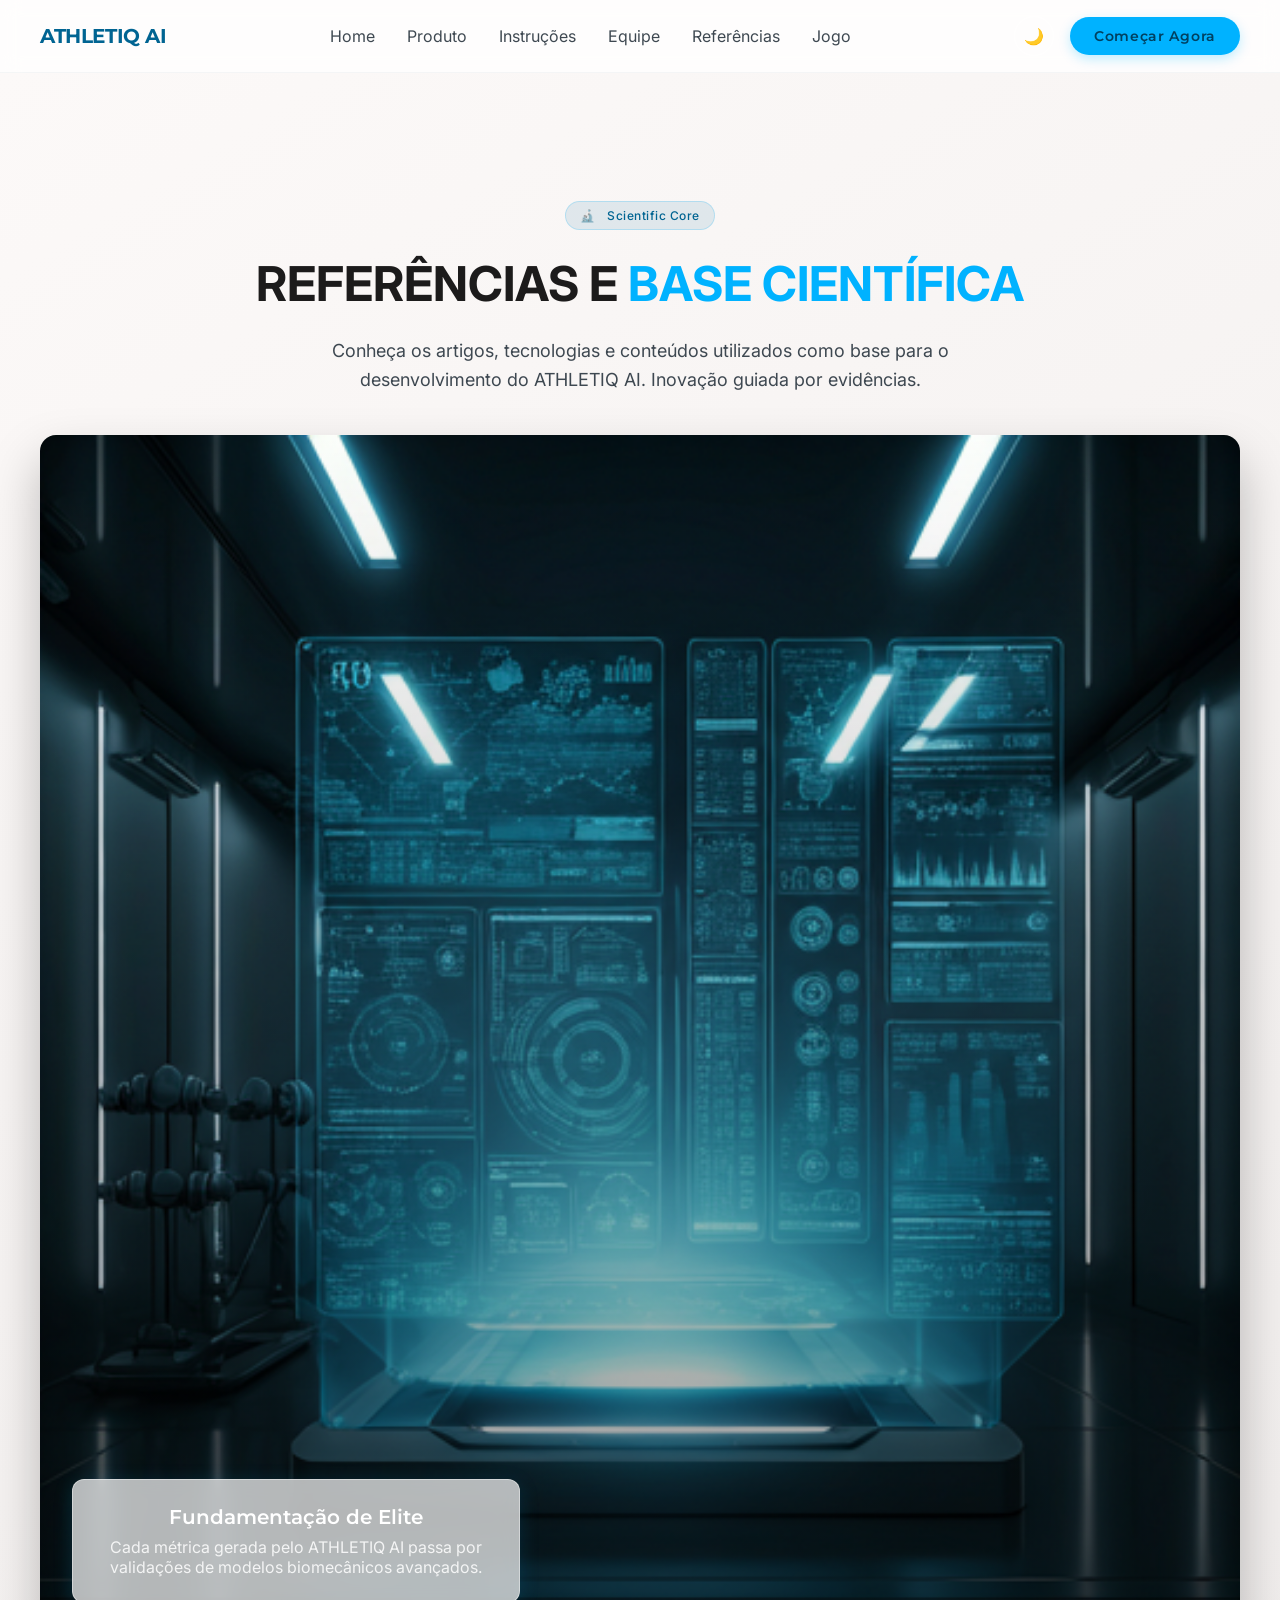
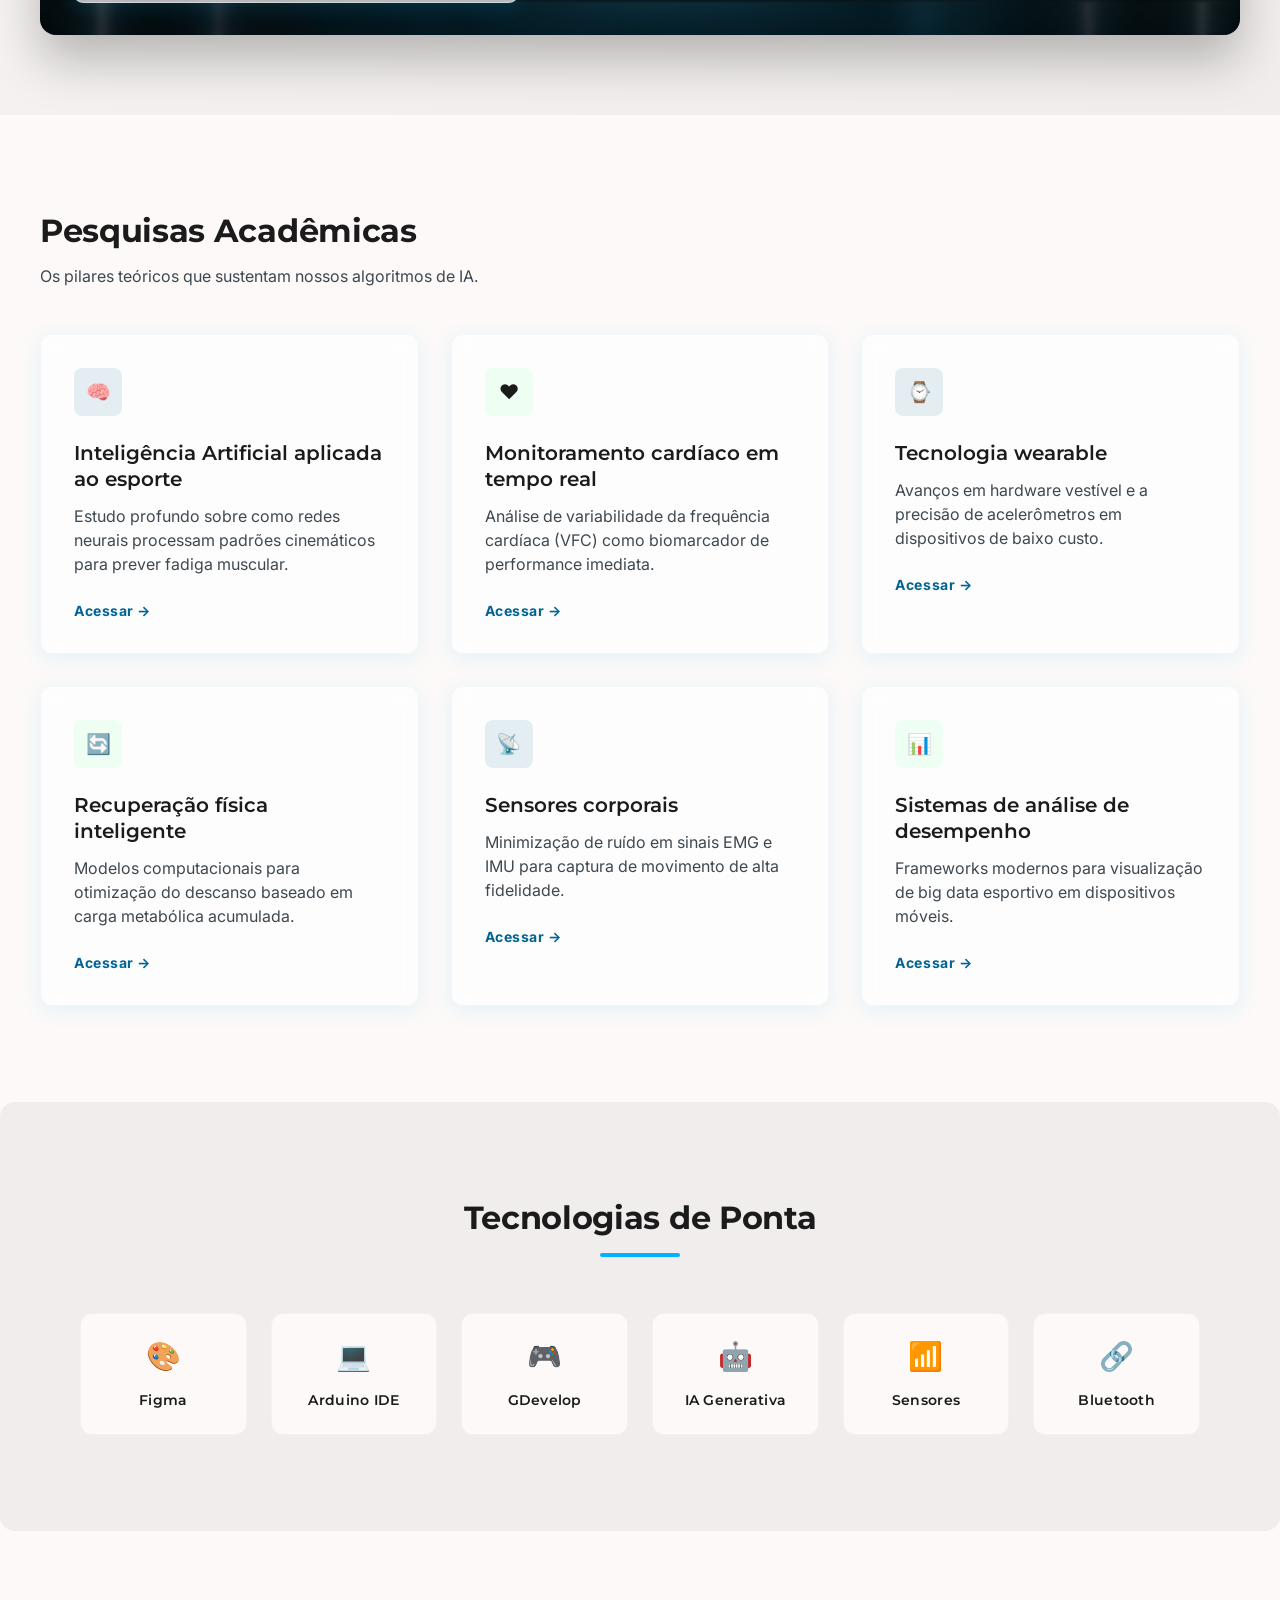
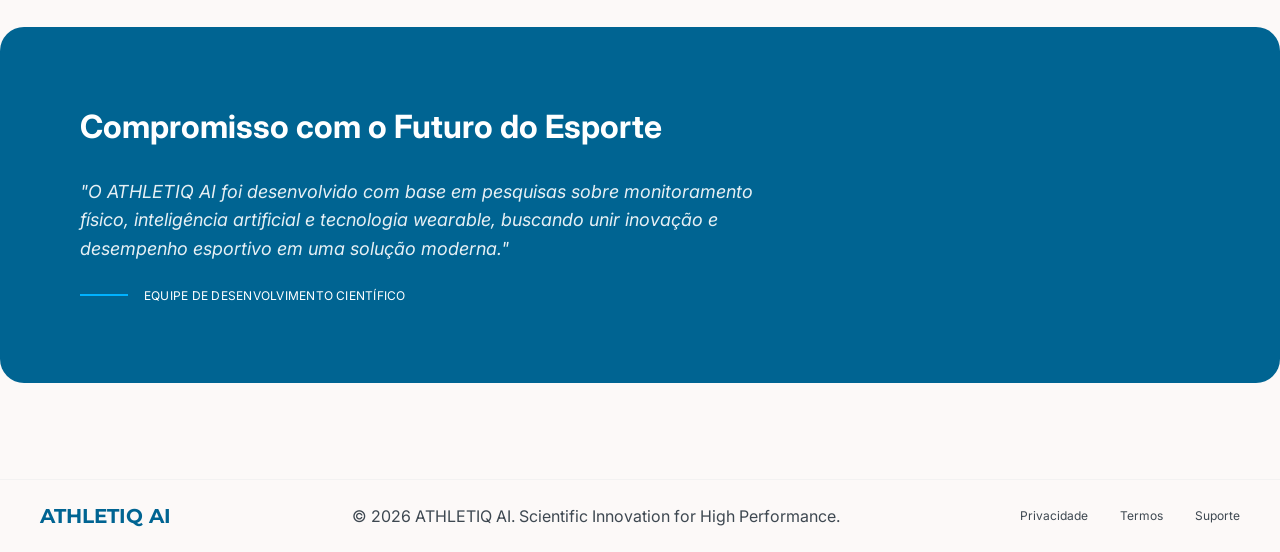
<file: src/pages/referencias.html>
<!DOCTYPE html>
<html lang="pt-BR" data-theme="light">

<head>
    <meta charset="UTF-8">
    <meta name="viewport" content="width=device-width, initial-scale=1.0">
    <title>Referências — ATHLETIQ AI</title>
    <link rel="stylesheet" href="../css/style.css">
</head>

<body>

<header class="site-header">
    <nav class="nav" aria-label="Navegação principal">
        <a href="../../index.html" class="nav-brand">ATHLETIQ AI</a>
        <ul class="nav-links">
            <li><a href="../../index.html">Home</a></li>
            <li><a href="/src/pages/produto.html">Produto</a></li>
            <li><a href="/src/pages/instrucoes.html">Instruções</a></li>
            <li><a href="/src/pages/equipe.html">Equipe</a></li>
            <li><a href="/src/pages/referencias.html">Referências</a></li>
            <li><a href="/src/pages/jogo.html">Jogo</a></li>
        </ul>
        <div class="nav-right">
            <button class="theme-toggle" aria-label="Alternar tema">🌙</button>
            <a href="login.html" id="auth-nav-btn" class="btn btn-primary">Começar Agora</a>
            <button class="nav-mobile-toggle" aria-label="Abrir menu" aria-expanded="false">☰</button>
        </div>
    </nav>
</header>

    <main>

        <!-- Hero -->
        <section class="ref-hero">
            <span class="eyebrow-pill"><span>🔬</span>&nbsp;Scientific Core</span>
            <h1>REFERÊNCIAS E <span>BASE CIENTÍFICA</span></h1>
            <p>Conheça os artigos, tecnologias e conteúdos utilizados como base para o desenvolvimento do ATHLETIQ AI.
                Inovação guiada por evidências.</p>
            <div class="ref-hero-media">
                <img src="../img/referencias/1.png"
                    alt="Ambiente científico de pesquisa ATHLETIQ">
                <div class="ref-hero-caption">
                    <h3>Fundamentação de Elite</h3>
                    <p>Cada métrica gerada pelo ATHLETIQ AI passa por validações de modelos biomecânicos avançados.</p>
                </div>
            </div>
        </section>

        <!-- Pesquisas Acadêmicas -->
        <section aria-labelledby="pesquisa-heading">
            <div class="section-head"
                style="max-width:var(--max-w); margin:0 auto; padding:96px 40px 0; text-align:left;">
                <h2 id="pesquisa-heading" style="text-align:left;">Pesquisas Acadêmicas</h2>
                <p style="text-align:left; margin-top:8px;">Os pilares teóricos que sustentam nossos algoritmos de IA.
                </p>
            </div>
            <div class="article-grid" style="padding-top:48px;">
                <article class="article-card">
                    <div class="article-icon" style="background:rgba(0,100,146,0.1)">🧠</div>
                    <h3>Inteligência Artificial aplicada ao esporte</h3>
                    <p>Estudo profundo sobre como redes neurais processam padrões cinemáticos para prever fadiga
                        muscular.</p>
                    <a href="#">Acessar →</a>
                </article>
                <article class="article-card">
                    <div class="article-icon" style="background:rgba(98,255,150,0.1)">❤️</div>
                    <h3>Monitoramento cardíaco em tempo real</h3>
                    <p>Análise de variabilidade da frequência cardíaca (VFC) como biomarcador de performance imediata.
                    </p>
                    <a href="#">Acessar →</a>
                </article>
                <article class="article-card">
                    <div class="article-icon" style="background:rgba(0,100,146,0.1)">⌚</div>
                    <h3>Tecnologia wearable</h3>
                    <p>Avanços em hardware vestível e a precisão de acelerômetros em dispositivos de baixo custo.</p>
                    <a href="#">Acessar →</a>
                </article>
                <article class="article-card">
                    <div class="article-icon" style="background:rgba(98,255,150,0.1)">🔄</div>
                    <h3>Recuperação física inteligente</h3>
                    <p>Modelos computacionais para otimização do descanso baseado em carga metabólica acumulada.</p>
                    <a href="#">Acessar →</a>
                </article>
                <article class="article-card">
                    <div class="article-icon" style="background:rgba(0,100,146,0.1)">📡</div>
                    <h3>Sensores corporais</h3>
                    <p>Minimização de ruído em sinais EMG e IMU para captura de movimento de alta fidelidade.</p>
                    <a href="#">Acessar →</a>
                </article>
                <article class="article-card">
                    <div class="article-icon" style="background:rgba(98,255,150,0.1)">📊</div>
                    <h3>Sistemas de análise de desempenho</h3>
                    <p>Frameworks modernos para visualização de big data esportivo em dispositivos móveis.</p>
                    <a href="#">Acessar →</a>
                </article>
            </div>
        </section>

        <!-- Tecnologias de Ponta -->
        <section class="section-alt"
            style="border-radius:15px; max-width:calc(var(--max-w) + 24px); margin:0 auto 96px; padding:96px 40px;"
            aria-labelledby="tech-heading-ref">
            <div class="section-head">
                <h2 id="tech-heading-ref">Tecnologias de Ponta</h2>
                <div class="rule"></div>
            </div>
            <div class="tech-grid">
                <div class="tech-card">
                    <div class="icn">🎨</div><span>Figma</span>
                </div>
                <div class="tech-card">
                    <div class="icn">💻</div><span>Arduino IDE</span>
                </div>
                <div class="tech-card">
                    <div class="icn">🎮</div><span>GDevelop</span>
                </div>
                <div class="tech-card">
                    <div class="icn">🤖</div><span>IA Generativa</span>
                </div>
                <div class="tech-card">
                    <div class="icn">📶</div><span>Sensores</span>
                </div>
                <div class="tech-card">
                    <div class="icn">🔗</div><span>Bluetooth</span>
                </div>
            </div>
        </section>

        <!-- Quote / Compromisso -->
        <section class="quote-banner" aria-labelledby="compromisso-heading">
            <h2 id="compromisso-heading">Compromisso com o Futuro do Esporte</h2>
            <blockquote>"O ATHLETIQ AI foi desenvolvido com base em pesquisas sobre monitoramento físico, inteligência
                artificial e tecnologia wearable, buscando unir inovação e desempenho esportivo em uma solução moderna."
            </blockquote>
            <div class="attribution"><span class="line"></span><span>Equipe de Desenvolvimento Científico</span></div>
        </section>

    </main>

    <footer class="footer-inline">
        <div class="footer-inline-inner">
            <span class="footer-brand">ATHLETIQ AI</span>
            <span style="font-size:16px; color:var(--text-secondary);">© 2026 ATHLETIQ AI. Scientific Innovation for
                High Performance.</span>
            <nav class="footer-inline-links" aria-label="Links do rodapé">
                <a href="#">Privacidade</a>
                <a href="#">Termos</a>
                <a href="#">Suporte</a>
            </nav>
        </div>
    </footer>

    <script src="../js/script.js"></script>
</body>

</html>
</file>
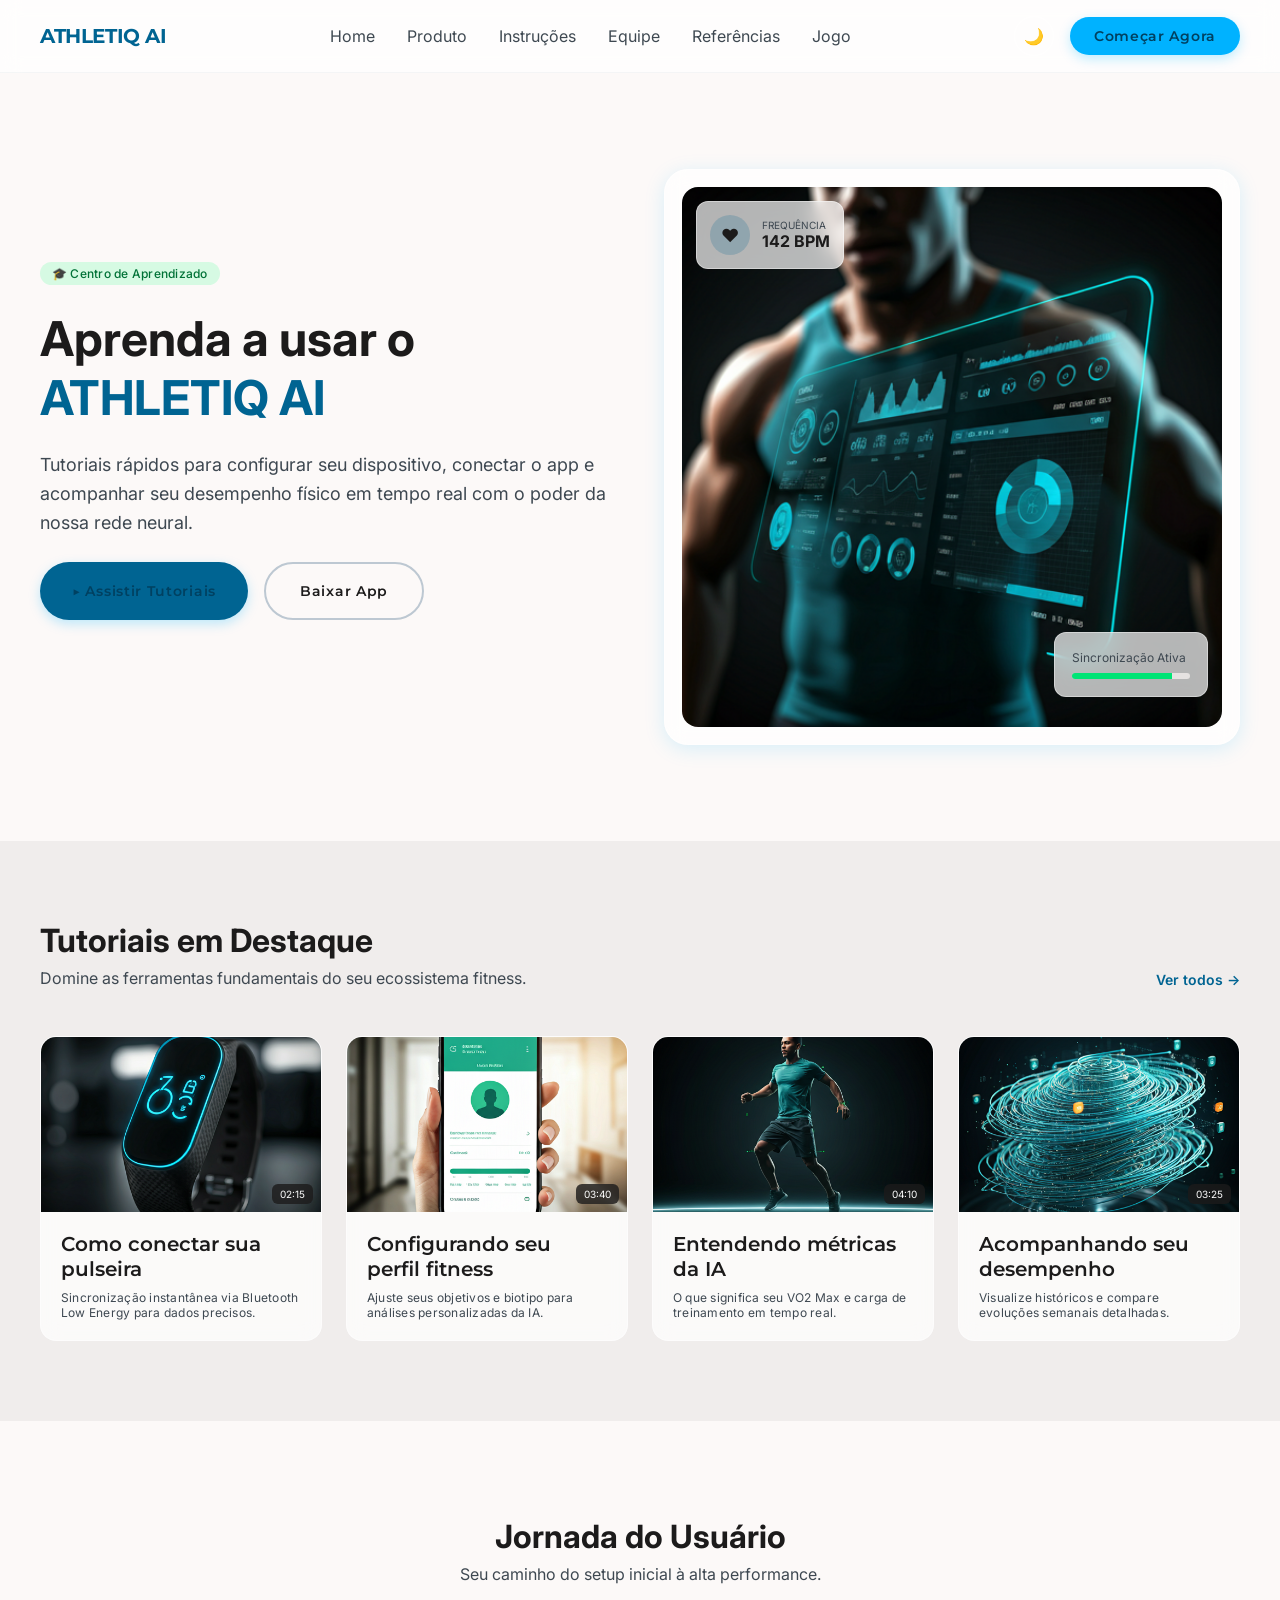
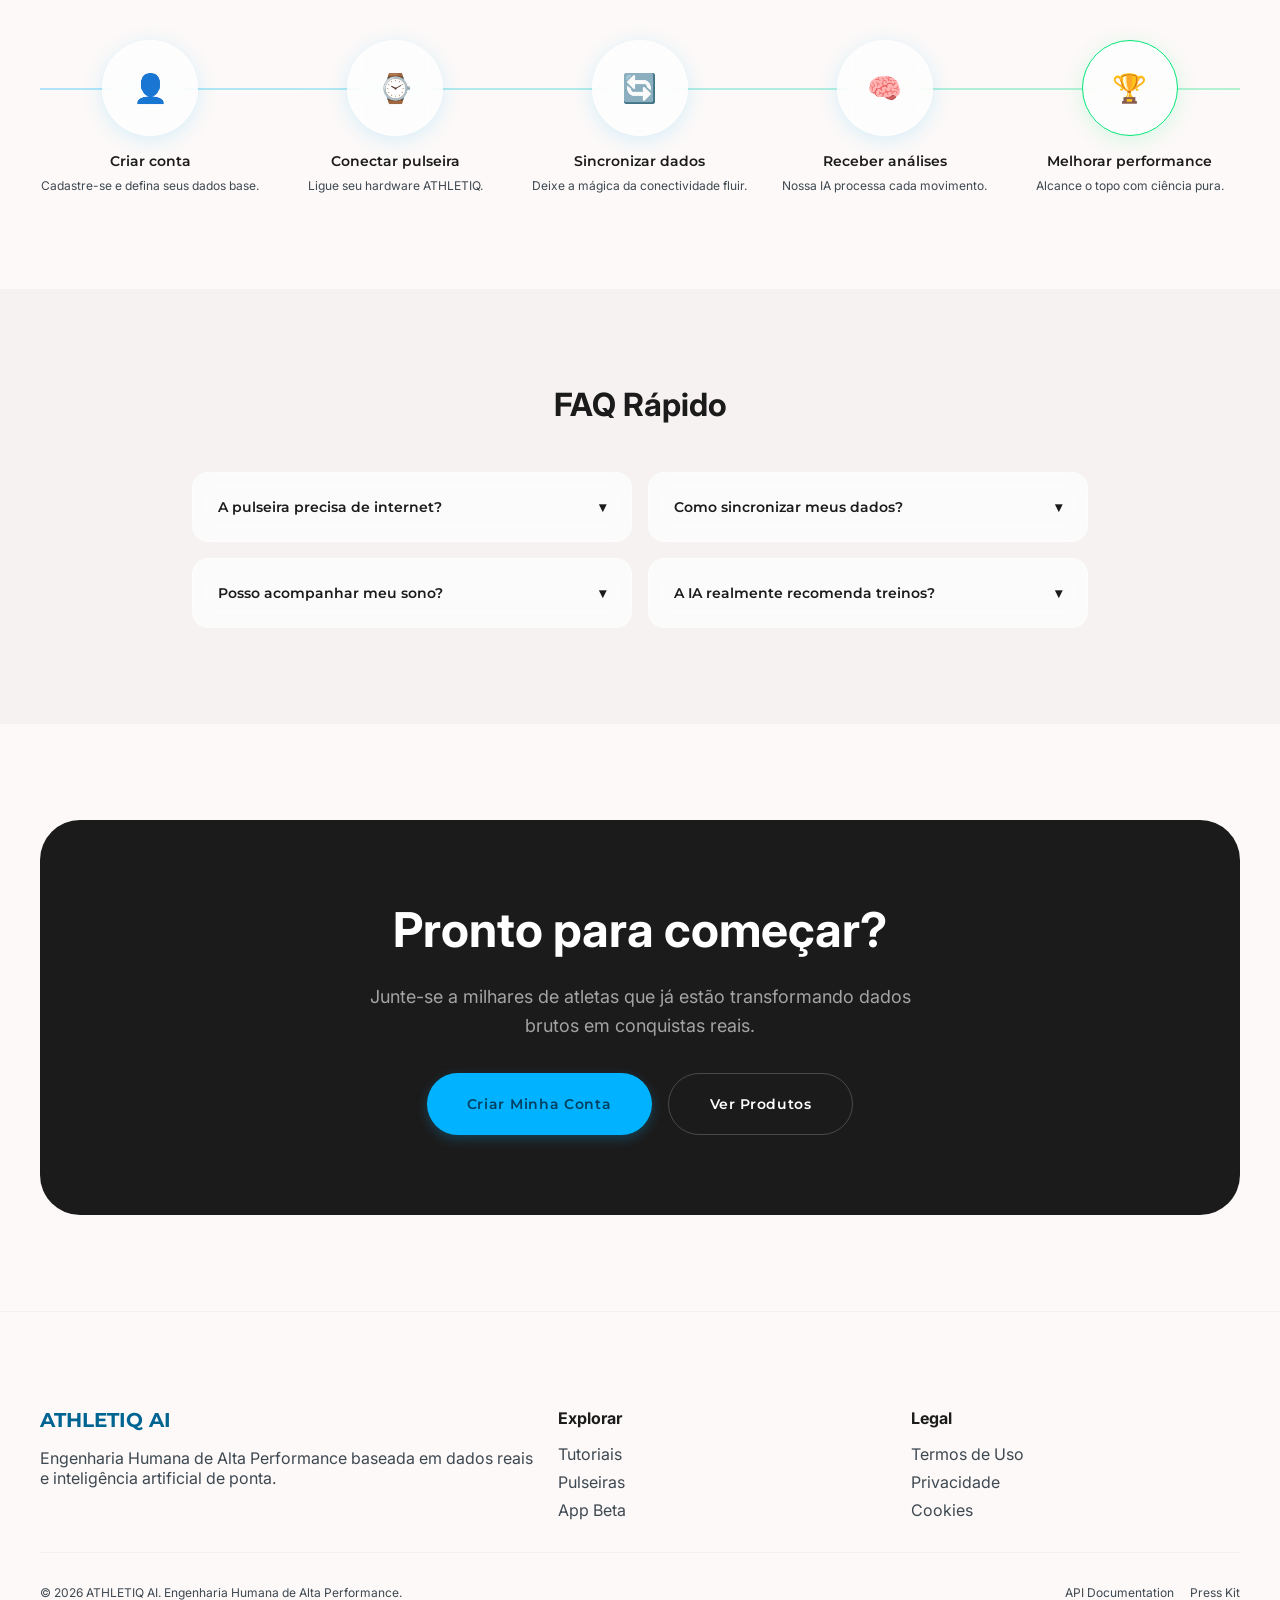
<file: src/pages/tutoriais.html>
<!DOCTYPE html>
<html lang="pt-BR" data-theme="light">

<head>
    <meta charset="UTF-8">
    <meta name="viewport" content="width=device-width, initial-scale=1.0">
    <title>Tutoriais — ATHLETIQ AI</title>
    <link rel="stylesheet" href="../css/style.css">
</head>

<body>

    <header class="site-header">
        <nav class="nav" aria-label="Navegação principal">
            <a href="../../index.html" class="nav-brand">ATHLETIQ AI</a>
            <ul class="nav-links">
                <li><a href="../../index.html">Home</a></li>
                <li><a href="/src/pages/produto.html">Produto</a></li>
                <li><a href="/src/pages/instrucoes.html">Instruções</a></li>
                <li><a href="/src/pages/equipe.html">Equipe</a></li>
                <li><a href="/src/pages/referencias.html">Referências</a></li>
                <li><a href="/src/pages/jogo.html">Jogo</a></li>
            </ul>
            <div class="nav-right">
                <button class="theme-toggle" aria-label="Alternar tema">🌙</button>
                <a href="login.html" id="auth-nav-btn" class="btn btn-primary">Começar Agora</a>
                <button class="nav-mobile-toggle" aria-label="Abrir menu" aria-expanded="false">☰</button>
            </div>
        </nav>
    </header>

    <main>

        <!-- Hero -->
        <section class="tut-hero">
            <div>
                <span class="tut-badge">🎓&nbsp;Centro de Aprendizado</span>
                <h1>Aprenda a usar o<br><span>ATHLETIQ AI</span></h1>
                <p>Tutoriais rápidos para configurar seu dispositivo, conectar o app e acompanhar seu desempenho físico
                    em tempo real com o poder da nossa rede neural.</p>
                <div class="hero-actions">
                    <a href="#tutoriais" class="btn btn-primary" style="background:var(--brand); padding:16px 32px;">▶
                        Assistir Tutoriais</a>
                    <a href="#" class="btn btn-outline" style="border-color:#bdc8d2; color:var(--text-primary);">Baixar
                        App</a>
                </div>
            </div>
            <div class="tut-hero-media">
                <div class="frame">
                    <img src="../img/tutoriais/1.png"
                        alt="Dashboard ATHLETIQ mostrando dados em tempo real">
                </div>
                <div class="tut-hud-top">
                    <div class="icn">❤️</div>
                    <div><span>Frequência</span><b>142 BPM</b></div>
                </div>
                <div class="tut-hud-bottom"><span>Sincronização Ativa</span>
                    <div class="tut-hud-bar"><span></span></div>
                </div>
            </div>
        </section>

        <!-- Tutoriais em destaque -->
        <section class="tut-grid-section" id="tutoriais" aria-labelledby="tut-heading">
            <div class="tut-grid-head">
                <div>
                    <h2 id="tut-heading">Tutoriais em Destaque</h2>
                    <p>Domine as ferramentas fundamentais do seu ecossistema fitness.</p>
                </div>
                <a href="#">Ver todos →</a>
            </div>
            <div class="tut-grid">
                <article class="tut-card">
                    <div class="tut-thumb"><img
                            src="../img/tutoriais/2.png"
                            alt="Tutorial: como conectar sua pulseira"><span class="time">02:15</span></div>
                    <div class="tut-card-body">
                        <h3>Como conectar sua pulseira</h3>
                        <p>Sincronização instantânea via Bluetooth Low Energy para dados precisos.</p>
                    </div>
                </article>
                <article class="tut-card">
                    <div class="tut-thumb"><img
                            src="../img/tutoriais/3.png"
                            alt="Tutorial: configurando seu perfil fitness"><span class="time">03:40</span></div>
                    <div class="tut-card-body">
                        <h3>Configurando seu perfil fitness</h3>
                        <p>Ajuste seus objetivos e biotipo para análises personalizadas da IA.</p>
                    </div>
                </article>
                <article class="tut-card">
                    <div class="tut-thumb"><img
                            src="../img/tutoriais/4.png"
                            alt="Tutorial: entendendo métricas da IA"><span class="time">04:10</span></div>
                    <div class="tut-card-body">
                        <h3>Entendendo métricas da IA</h3>
                        <p>O que significa seu VO2 Max e carga de treinamento em tempo real.</p>
                    </div>
                </article>
                <article class="tut-card">
                    <div class="tut-thumb"><img
                            src="../img/tutoriais/5.png"
                            alt="Tutorial: acompanhando seu desempenho"><span class="time">03:25</span></div>
                    <div class="tut-card-body">
                        <h3>Acompanhando seu desempenho</h3>
                        <p>Visualize históricos e compare evoluções semanais detalhadas.</p>
                    </div>
                </article>
            </div>
        </section>

        <!-- Jornada do usuário -->
        <section class="journey-section" aria-labelledby="jornada-tut-heading">
            <h2 id="jornada-tut-heading" style="font-size:32px;">Jornada do Usuário</h2>
            <p style="color:var(--text-secondary); margin-top:8px;">Seu caminho do setup inicial à alta performance.</p>
            <div class="journey-track">
                <div class="journey-step">
                    <div class="journey-circle">👤</div>
                    <h4>Criar conta</h4>
                    <p>Cadastre-se e defina seus dados base.</p>
                </div>
                <div class="journey-step">
                    <div class="journey-circle">⌚</div>
                    <h4>Conectar pulseira</h4>
                    <p>Ligue seu hardware ATHLETIQ.</p>
                </div>
                <div class="journey-step">
                    <div class="journey-circle">🔄</div>
                    <h4>Sincronizar dados</h4>
                    <p>Deixe a mágica da conectividade fluir.</p>
                </div>
                <div class="journey-step">
                    <div class="journey-circle">🧠</div>
                    <h4>Receber análises</h4>
                    <p>Nossa IA processa cada movimento.</p>
                </div>
                <div class="journey-step last">
                    <div class="journey-circle">🏆</div>
                    <h4>Melhorar performance</h4>
                    <p>Alcance o topo com ciência pura.</p>
                </div>
            </div>
        </section>

        <!-- FAQ -->
        <section class="faq-section" aria-labelledby="faq-heading">
            <h2 id="faq-heading" style="text-align:center; font-size:32px; margin-bottom:48px;">FAQ Rápido</h2>
            <div class="faq-list">
                <div class="faq-item">A pulseira precisa de internet? <span>▾</span></div>
                <div class="faq-item">Como sincronizar meus dados? <span>▾</span></div>
                <div class="faq-item">Posso acompanhar meu sono? <span>▾</span></div>
                <div class="faq-item">A IA realmente recomenda treinos? <span>▾</span></div>
            </div>
        </section>

        <!-- CTA -->
        <section style="padding:96px 40px;">
            <div class="dark-cta">
                <h2>Pronto para começar?</h2>
                <p>Junte-se a milhares de atletas que já estão transformando dados brutos em conquistas reais.</p>
                <div class="dark-cta-actions">
                    <a href="cadastro.html" class="btn btn-primary" style="padding:20px 40px;">Criar Minha Conta</a>
                    <a href="produto.html" class="btn-outline-white">Ver Produtos</a>
                </div>
            </div>
        </section>

    </main>

    <footer class="footer-explore">
        <div class="footer-explore-inner">
            <div>
                <span class="footer-brand" style="display:block; margin-bottom:16px;">ATHLETIQ AI</span>
                <p style="font-size:16px; color:var(--text-secondary);">Engenharia Humana de Alta Performance baseada em
                    dados reais e inteligência artificial de ponta.</p>
            </div>
            <div>
                <h4>Explorar</h4>
                <ul>
                    <li><a href="tutoriais.html">Tutoriais</a></li>
                    <li><a href="#">Pulseiras</a></li>
                    <li><a href="#">App Beta</a></li>
                </ul>
            </div>
            <div>
                <h4>Legal</h4>
                <ul>
                    <li><a href="#">Termos de Uso</a></li>
                    <li><a href="#">Privacidade</a></li>
                    <li><a href="#">Cookies</a></li>
                </ul>
            </div>
        </div>
        <div class="footer-explore-bottom">
            <span>© 2026 ATHLETIQ AI. Engenharia Humana de Alta Performance.</span>
            <div class="links"><a href="#">API Documentation</a><a href="#">Press Kit</a></div>
        </div>
    </footer>

    <script src="../../src/js/script.js"></script>
</body>

</html>
</file>
<file: src/css/style.css>
/* ==========================================================================
   ATHLETIQ AI — design tokens extraídos do Figma (Home - Desktop, Modo Claro/Escuro)
   ========================================================================== */

@import url('https://fonts.googleapis.com/css2?family=Montserrat:wght@600;700;800&family=Poppins:wght@400;600;700&family=Inter:wght@400;500;600&display=swap');

:root {
    /* claro (default) */
    --bg: #fcf9f8;
    --bg-alt: #f0edec;
    --bg-card: rgba(255, 255, 255, 0.7);
    --border-card: rgba(255, 255, 255, 0.4);
    --border-hair: rgba(189, 200, 210, 0.15);
    --text-primary: #1c1b1b;
    --text-secondary: #3e4851;
    --brand: #006492;
    --accent: #00b2ff;
    --accent-green: #00e475;
    --cta-bg: #1c1b1b;
    --header-bg: rgba(255, 255, 255, 0.7);
    --icon-bg: rgba(0, 100, 146, 0.1);
    --btn-text: #004161;

    --font-display: 'Montserrat', sans-serif;
    --font-body: 'Inter', sans-serif;
    --radius: 12px;
    --max-w: 1280px;
}

[data-theme="dark"] {
    --bg: #0d1117;
    --bg-alt: #161b22;
    --bg-card: rgba(22, 27, 34, 0.6);
    --border-card: rgba(255, 255, 255, 0.08);
    --border-hair: rgba(255, 255, 255, 0.05);
    --text-primary: #f5f5f5;
    --text-secondary: #bdc8d2;
    --brand: #00b2ff;
    --accent: #00b2ff;
    --accent-green: #00ff9d;
    --cta-bg: #161b22;
    --header-bg: rgba(13, 17, 23, 0.8);
    --icon-bg: rgba(0, 178, 255, 0.1);
    --btn-text: #001e2f;
}

* {
    margin: 0;
    padding: 0;
    box-sizing: border-box;
}

html {
    scroll-behavior: smooth;
}

body {
    background: var(--bg);
    color: var(--text-primary);
    font-family: var(--font-body);
    transition: background .3s ease, color .3s ease;
}

a {
    color: inherit;
    text-decoration: none;
}

img {
    max-width: 100%;
    display: block;
}

button {
    font-family: inherit;
    cursor: pointer;
    border: none;
    background: none;
}

.wrap {
    max-width: var(--max-w);
    margin: 0 auto;
    padding: 0 40px;
}

a:focus-visible,
button:focus-visible {
    outline: 2px solid var(--accent);
    outline-offset: 3px;
}

/* ---------- Header / Nav ---------- */
.site-header {
    position: sticky;
    top: 0;
    z-index: 100;
    background: var(--header-bg);
    backdrop-filter: blur(10px);
    border-bottom: 1px solid var(--border-hair);
}

.nav {
    display: flex;
    align-items: center;
    justify-content: space-between;
    padding: 16px 40px;
    max-width: var(--max-w);
    margin: 0 auto;
}

.nav-brand {
    font-family: var(--font-display);
    font-weight: 700;
    font-size: 20px;
    color: var(--brand);
    letter-spacing: -0.02em;
}

.nav-links {
    display: flex;
    list-style: none;
    gap: 32px;
    align-items: center;
}

.nav-links a {
    font-size: 16px;
    color: var(--text-secondary);
    padding-bottom: 4px;
    transition: color .2s ease;
}

.nav-links a:hover {
    color: var(--accent);
}

.nav-links a.active {
    color: var(--brand);
    font-weight: 600;
    border-bottom: 2px solid var(--brand);
}

.nav-right {
    display: flex;
    align-items: center;
    gap: 16px;
}

.theme-toggle {
    width: 40px;
    height: 40px;
    display: flex;
    align-items: center;
    justify-content: center;
    border-radius: 9999px;
    border: 1px solid var(--border-card);
    font-size: 16px;
}

.btn {
    display: inline-flex;
    align-items: center;
    justify-content: center;
    font-family: var(--font-display);
    font-weight: 600;
    font-size: 14px;
    letter-spacing: 0.05em;
    border-radius: 9999px;
    padding: 10px 24px;
    transition: transform .2s ease, box-shadow .2s ease;
}

.btn-primary {
    background: var(--accent);
    color: var(--btn-text);
    box-shadow: 0 4px 12px rgba(0, 178, 255, 0.25);
}

.btn-primary:hover {
    transform: translateY(-1px);
}

.btn-outline {
    border: 2px solid var(--accent);
    color: var(--brand);
    padding: 8px 22px;
}

.nav-mobile-toggle {
    display: none;
    font-size: 24px;
}

/* ---------- Hero ---------- */
.hero {
    position: relative;
    padding: 96px 0 80px;
    overflow: hidden;
    background: radial-gradient(ellipse 60% 60% at 65% 40%, rgba(0, 178, 255, 0.10), transparent 65%);
}

.hero-grid {
    max-width: var(--max-w);
    margin: 0 auto;
    padding: 0 40px;
    display: grid;
    grid-template-columns: 1fr 1fr;
    gap: 64px;
    align-items: center;
}

.eyebrow-pill {
    display: inline-flex;
    align-items: center;
    gap: 8px;
    background: var(--icon-bg);
    border: 1px solid rgba(0, 178, 255, 0.2);
    border-radius: 9999px;
    padding: 6px 14px;
    font-size: 12px;
    font-weight: 500;
    letter-spacing: 0.04em;
    color: var(--brand);
    margin-bottom: 24px;
}

.eyebrow-dot {
    width: 8px;
    height: 8px;
    border-radius: 50%;
    background: var(--accent);
    box-shadow: 0 0 10px var(--accent);
}

.hero h1 {
    font-family: var(--font-display);
    font-weight: 700;
    font-size: clamp(34px, 4.2vw, 48px);
    line-height: 1.15;
    letter-spacing: -0.02em;
    margin-bottom: 24px;
}

.hero h1 span {
    color: var(--accent);
}

.hero p.lead {
    font-size: 18px;
    line-height: 1.6;
    color: var(--text-secondary);
    max-width: 520px;
    margin-bottom: 32px;
}

.hero-actions {
    display: flex;
    gap: 16px;
    margin-bottom: 32px;
    flex-wrap: wrap;
}

.hero-actions .btn-primary {
    padding: 18px 32px;
    font-size: 14px;
}

.hero-actions .btn-outline {
    padding: 18px 34px;
    font-size: 14px;
}

.hero-stats {
    display: flex;
    align-items: center;
    gap: 24px;
    padding-top: 8px;
}

.hero-stat b {
    display: block;
    font-family: var(--font-display);
    font-size: 20px;
    font-weight: 700;
    color: var(--brand);
}

.hero-stat.green b {
    color: var(--accent-green);
}

.hero-stat span {
    font-size: 12px;
    color: var(--text-secondary);
    letter-spacing: 0.02em;
}

.hero-divider {
    width: 1px;
    height: 40px;
    background: var(--border-hair);
}

.hero-visual {
    position: relative;
    display: flex;
    align-items: center;
    justify-content: center;
}

.hero-visual-glow {
    position: absolute;
    inset: 0;
    background: rgba(0, 178, 255, 0.15);
    filter: blur(60px);
    border-radius: 50%;
}

.hero-visual img {
    position: relative;
    width: 100%;
    max-width: 460px;
    border-radius: 24px;
    box-shadow: 0 25px 50px rgba(0, 0, 0, 0.2);
}

.hud-card {
    position: absolute;
    display: flex;
    align-items: center;
    gap: 10px;
    background: var(--bg-card);
    border: 1px solid var(--border-card);
    backdrop-filter: blur(10px);
    border-radius: 12px;
    padding: 14px 16px;
    box-shadow: 0 4px 20px rgba(0, 178, 255, 0.15);
}

.hud-card.hud-top {
    top: -10px;
    right: -10px;
}

.hud-card.hud-bottom {
    bottom: 20px;
    left: -20px;
    box-shadow: 0 4px 20px rgba(0, 230, 118, 0.15);
}

.hud-card b {
    display: block;
    font-size: 20px;
    color: var(--brand);
    line-height: 1.2;
}

.hud-card .hud-green b {
    color: var(--accent-green);
}

.hud-card span {
    font-size: 11px;
    color: var(--text-secondary);
    text-transform: uppercase;
    letter-spacing: 0.04em;
}

/* ---------- Statistics ---------- */
.stats-section {
    border-top: 1px solid var(--border-hair);
    border-bottom: 1px solid var(--border-hair);
    padding: 48px 0;
}

.stats-grid {
    max-width: var(--max-w);
    margin: 0 auto;
    padding: 0 40px;
    display: grid;
    grid-template-columns: repeat(4, 1fr);
    gap: 32px;
    text-align: center;
}

.stat b {
    display: block;
    font-family: var(--font-display);
    font-weight: 800;
    font-size: 32px;
    color: var(--brand);
    margin-bottom: 8px;
}

.stat span {
    display: block;
    font-size: 14px;
    color: var(--text-secondary);
    text-transform: uppercase;
    letter-spacing: 0.08em;
    margin-bottom: 12px;
}

.stat .rule {
    width: 48px;
    height: 1px;
    background: var(--accent);
    opacity: 0.4;
    margin: 0 auto;
}

/* ---------- Section shell ---------- */
.section {
    padding: 96px 0;
}

.section-alt {
    background: var(--bg-alt);
}

.section-head {
    text-align: center;
    margin-bottom: 56px;
}

.section-head h2 {
    font-family: var(--font-display);
    font-weight: 700;
    font-size: clamp(26px, 3vw, 32px);
    letter-spacing: -0.01em;
    margin-bottom: 16px;
}

.section-head .rule {
    width: 80px;
    height: 4px;
    background: var(--accent);
    border-radius: 9999px;
    margin: 0 auto;
}

.section-head p {
    color: var(--text-secondary);
    font-size: 16px;
    margin-top: 16px;
}

/* ---------- Feature cards (Tecnologia de Ponta) ---------- */
.feature-grid {
    max-width: var(--max-w);
    margin: 0 auto;
    padding: 0 40px;
    display: grid;
    grid-template-columns: repeat(3, 1fr);
    gap: 32px;
}

.feature-card {
    background: var(--bg-card);
    border: 1px solid var(--border-card);
    backdrop-filter: blur(10px);
    border-radius: var(--radius);
    padding: 33px;
}

.feature-icon {
    width: 48px;
    height: 48px;
    background: var(--icon-bg);
    border-radius: 8px;
    display: flex;
    align-items: center;
    justify-content: center;
    font-size: 20px;
    margin-bottom: 16px;
}

.feature-card h3 {
    font-family: var(--font-display);
    font-weight: 600;
    font-size: 20px;
    margin-bottom: 8px;
}

.feature-card p {
    color: var(--text-secondary);
    font-size: 16px;
    line-height: 1.6;
}

/* ---------- How it works ---------- */
.steps {
    max-width: var(--max-w);
    margin: 0 auto;
    padding: 48px 40px;
    display: flex;
    align-items: flex-start;
    justify-content: space-between;
    gap: 16px;
    position: relative;
    flex-wrap: wrap;
}

.steps::before {
    content: '';
    position: absolute;
    top: 32px;
    left: 40px;
    right: 40px;
    height: 2px;
    background: linear-gradient(90deg, transparent, var(--accent), transparent);
    opacity: 0.3;
    z-index: 0;
}

.step {
    position: relative;
    z-index: 1;
    display: flex;
    flex-direction: column;
    align-items: center;
    gap: 16px;
    max-width: 200px;
    text-align: center;
}

.step-icon {
    width: 64px;
    height: 64px;
    border-radius: 50%;
    background: var(--bg-card);
    border: 1px solid var(--border-card);
    backdrop-filter: blur(10px);
    box-shadow: 0 0 0 4px rgba(0, 178, 255, 0.15);
    display: flex;
    align-items: center;
    justify-content: center;
    font-size: 22px;
}

.step h4 {
    font-family: var(--font-body);
    font-weight: 600;
    font-size: 16px;
}

.step p {
    font-size: 12px;
    color: var(--text-secondary);
    letter-spacing: 0.02em;
}

/* ---------- Dashboard mockup section ---------- */
.dashboard-panel {
    max-width: var(--max-w);
    margin: 0 auto;
    background: var(--bg-card);
    border: 1px solid var(--border-card);
    backdrop-filter: blur(10px);
    border-radius: 24px;
    padding: 64px;
    display: grid;
    grid-template-columns: 1fr 1fr;
    gap: 64px;
    align-items: center;
}

.dashboard-panel h2 {
    font-family: var(--font-display);
    font-weight: 700;
    font-size: clamp(28px, 3.5vw, 44px);
    line-height: 1.2;
    margin-bottom: 32px;
    text-transform: uppercase;
}

.dash-point {
    display: flex;
    gap: 16px;
    margin-bottom: 24px;
}

.dash-point:last-child {
    margin-bottom: 0;
}

.dash-point .dot {
    font-size: 20px;
    color: var(--accent);
}

.dash-point h4 {
    font-size: 16px;
    font-weight: 600;
    margin-bottom: 2px;
}

.dash-point p {
    font-size: 15px;
    color: var(--text-secondary);
}

.dashboard-visual {
    position: relative;
}

.dashboard-visual img {
    border-radius: 24px;
    box-shadow: 0 25px 50px rgba(0, 0, 0, 0.25);
}

.dash-badge {
    position: absolute;
    bottom: -16px;
    right: 16px;
    display: flex;
    align-items: center;
    gap: 8px;
    background: var(--bg-card);
    border: 1px solid rgba(0, 178, 255, 0.3);
    backdrop-filter: blur(10px);
    border-radius: 9999px;
    padding: 10px 20px;
    font-size: 12px;
    font-weight: 600;
    letter-spacing: 0.02em;
}

.dash-badge .dot {
    width: 8px;
    height: 8px;
    border-radius: 50%;
    background: var(--accent-green);
}

/* ---------- Target audience ---------- */
.audience-grid {
    max-width: var(--max-w);
    margin: 0 auto;
    padding: 0 40px;
    display: grid;
    grid-template-columns: repeat(4, 1fr);
    gap: 24px;
}

.audience-card {
    position: relative;
    height: 340px;
    border-radius: 16px;
    overflow: hidden;
    display: flex;
    align-items: flex-end;
}

.audience-card img {
    position: absolute;
    inset: 0;
    width: 100%;
    height: 100%;
    object-fit: cover;
}

.audience-card::after {
    content: '';
    position: absolute;
    inset: 0;
    background: linear-gradient(to top, #0d1117 5%, transparent 60%);
    opacity: 0.85;
}

.audience-card .label {
    position: relative;
    z-index: 1;
    padding: 24px;
    color: #fff;
}

.audience-card .label h4 {
    font-family: var(--font-display);
    font-weight: 700;
    font-size: 16px;
    margin-bottom: 4px;
}

.audience-card .label p {
    font-size: 12px;
    opacity: 0.85;
    letter-spacing: 0.02em;
}

/* ---------- Final CTA ---------- */
.final-cta {
    max-width: var(--max-w);
    margin: 0 auto;
    background: var(--cta-bg);
    border-radius: 40px;
    padding: 80px 40px;
    text-align: center;
    position: relative;
    overflow: hidden;
    color: #fff;
}

.final-cta h2 {
    font-family: var(--font-display);
    font-weight: 800;
    font-size: clamp(28px, 4vw, 42px);
    margin-bottom: 24px;
    text-transform: uppercase;
}

.final-cta p {
    color: rgba(255, 255, 255, 0.7);
    font-size: 17px;
    max-width: 620px;
    margin: 0 auto 32px;
    line-height: 1.6;
}

.final-cta .btn-primary {
    padding: 20px 40px;
    font-size: 16px;
}

.final-cta-tags {
    display: flex;
    justify-content: center;
    gap: 40px;
    flex-wrap: wrap;
    margin-top: 32px;
}

.final-cta-tags span {
    font-size: 13px;
    letter-spacing: 0.1em;
    text-transform: uppercase;
    color: rgba(255, 255, 255, 0.5);
}

/* ---------- Footer ---------- */
.site-footer {
    border-top: 1px solid var(--border-hair);
    padding: 48px 0;
}

.footer-inner {
    max-width: var(--max-w);
    margin: 0 auto;
    padding: 0 40px;
    display: flex;
    align-items: center;
    justify-content: space-between;
    flex-wrap: wrap;
    gap: 24px;
}

.footer-brand {
    font-family: var(--font-display);
    font-weight: 700;
    font-size: 20px;
    color: var(--brand);
}

.footer-links {
    display: flex;
    gap: 32px;
    flex-wrap: wrap;
}

.footer-links a {
    color: var(--text-secondary);
    font-size: 16px;
}

.footer-copy {
    color: var(--text-secondary);
    font-size: 15px;
}

/* ---------- Responsive (segue reflow do frame Mobile do Figma: nav vira menu, grids empilham) ---------- */
@media (max-width: 960px) {
    .nav {
        position: relative;
        flex-wrap: wrap;
    }

    .nav-links {
        display: none;
    }

    .nav-links.open {
        display: flex;
        flex-direction: column;
        align-items: flex-start;
        gap: 16px;
        position: absolute;
        top: 100%;
        left: 0;
        right: 0;
        padding: 24px 40px;
        background: var(--bg);
        backdrop-filter: blur(10px);
        border-bottom: 1px solid var(--border-hair);
        box-shadow: 0 12px 24px rgba(0, 0, 0, 0.08);
        z-index: 50;
    }

    .nav-mobile-toggle {
        display: block;
    }

    .hero-grid {
        grid-template-columns: 1fr;
    }

    .hero-visual {
        order: -1;
        margin-bottom: 24px;
    }

    .feature-grid {
        grid-template-columns: repeat(2, 1fr);
    }

    .stats-grid {
        grid-template-columns: repeat(2, 1fr);
        gap: 32px 16px;
    }

    .dashboard-panel {
        grid-template-columns: 1fr;
        padding: 40px 24px;
    }

    .audience-grid {
        grid-template-columns: repeat(2, 1fr);
    }

    .steps {
        flex-direction: column;
        align-items: center;
    }

    .steps::before {
        display: none;
    }
}

@media (max-width: 600px) {

    .wrap,
    .nav,
    .hero-grid,
    .stats-grid,
    .feature-grid,
    .audience-grid,
    .steps,
    .footer-inner {
        padding-left: 20px;
        padding-right: 20px;
    }

    .stats-grid,
    .feature-grid,
    .audience-grid {
        grid-template-columns: 1fr;
    }

    .hero-actions {
        flex-direction: column;
    }

    .hero-actions .btn {
        width: 100%;
    }

    .final-cta {
        padding: 56px 24px;
        border-radius: 24px;
    }

    .dashboard-panel {
        border-radius: 16px;
    }
}

/* ==========================================================================
   Componentes reutilizáveis — Produto e demais páginas internas
   ========================================================================== */

.font-poppins {
    font-family: 'Poppins', sans-serif;
}

.page-hero {
    padding: 96px 0 64px;
    background: var(--bg);
}

.page-hero-grid {
    max-width: var(--max-w);
    margin: 0 auto;
    padding: 0 40px;
    display: grid;
    grid-template-columns: 1fr 1fr;
    gap: 48px;
    align-items: center;
}

.eyebrow-tag {
    display: inline-block;
    background: var(--icon-bg);
    color: var(--brand);
    font-size: 12px;
    font-weight: 600;
    letter-spacing: 0.1em;
    text-transform: uppercase;
    padding: 4px 16px;
    border-radius: 9999px;
    margin-bottom: 24px;
}

.page-hero h1 {
    font-family: 'Poppins', sans-serif;
    font-weight: 700;
    font-size: clamp(32px, 4vw, 48px);
    line-height: 1.2;
    letter-spacing: -0.02em;
    margin-bottom: 24px;
}

.page-hero h1 span {
    color: var(--brand);
}

.page-hero-media {
    background: var(--bg-card);
    border: 1px solid var(--border-card);
    backdrop-filter: blur(10px);
    border-radius: 24px;
    padding: 32px;
    box-shadow: 0 4px 20px rgba(0, 178, 255, 0.15);
}

.page-hero-media img {
    border-radius: 16px;
    width: 100%;
}

/* Numbered spec cards */
.spec-grid {
    max-width: var(--max-w);
    margin: 0 auto;
    padding: 0 40px;
    display: grid;
    grid-template-columns: repeat(3, 1fr);
    gap: 32px;
}

.spec-card {
    position: relative;
    background: var(--bg-card);
    border: 1px solid var(--border-card);
    backdrop-filter: blur(10px);
    border-radius: var(--radius);
    padding: 33px;
}

.spec-card .spec-index {
    position: absolute;
    top: 16px;
    right: 24px;
    font-size: 36px;
    font-weight: 600;
    color: var(--text-secondary);
    opacity: 0.2;
}

.spec-icon {
    width: 64px;
    height: 64px;
    border-radius: 8px;
    display: flex;
    align-items: center;
    justify-content: center;
    font-size: 26px;
    margin-bottom: 24px;
}

.spec-card h3 {
    font-family: 'Poppins', sans-serif;
    font-weight: 600;
    font-size: 20px;
    margin-bottom: 8px;
}

.spec-card p {
    color: var(--text-secondary);
    font-size: 16px;
    line-height: 1.6;
    margin-bottom: 16px;
}

.spec-foot {
    display: flex;
    justify-content: space-between;
    align-items: baseline;
    border-top: 1px solid var(--border-hair);
    padding-top: 17px;
}

.spec-foot span {
    font-size: 12px;
    color: var(--text-secondary);
    text-transform: uppercase;
    letter-spacing: 0.02em;
}

.spec-foot b {
    font-size: 20px;
    color: var(--brand);
    font-weight: 600;
}

/* Split media result section */
.split-result {
    background: var(--bg-alt);
    padding: 80px 0;
    border-radius: 15px;
}

.split-result h2 {
    text-align: center;
    font-family: 'Poppins', sans-serif;
    font-weight: 700;
    font-size: clamp(28px, 4vw, 44px);
    margin-bottom: 48px;
}

.split-result h2 span {
    color: var(--brand);
}

.split-grid {
    max-width: var(--max-w);
    margin: 0 auto;
    padding: 0 40px;
    display: grid;
    grid-template-columns: 1fr 1fr;
    gap: 24px;
}

.split-panel {
    position: relative;
    height: 500px;
    border-radius: 16px;
    overflow: hidden;
    display: flex;
    align-items: flex-end;
    background: var(--bg-card);
    border: 1px solid var(--border-card);
}

.split-panel img {
    position: absolute;
    inset: 0;
    width: 100%;
    height: 100%;
    object-fit: cover;
}

.split-panel::after {
    content: '';
    position: absolute;
    inset: 0;
    background: linear-gradient(to top, rgba(0, 0, 0, 0.8), transparent 55%);
}

.split-panel .label {
    position: relative;
    z-index: 1;
    padding: 32px;
    color: #fff;
}

.split-panel .label h4 {
    font-family: 'Poppins', sans-serif;
    font-weight: 600;
    font-size: 20px;
    margin-bottom: 8px;
}

.split-panel .label p {
    font-size: 16px;
    color: rgba(255, 255, 255, 0.75);
}

/* Differentiator mini cards */
.mini-grid {
    max-width: var(--max-w);
    margin: 0 auto;
    padding: 48px 40px;
    display: grid;
    grid-template-columns: repeat(4, 1fr);
    gap: 24px;
}

.mini-card {
    background: var(--bg-alt);
    border: 1px solid var(--border-hair);
    border-radius: var(--radius);
    padding: 33px;
    text-align: center;
}

.mini-icon {
    width: 48px;
    height: 48px;
    border-radius: 50%;
    display: flex;
    align-items: center;
    justify-content: center;
    font-size: 20px;
    margin: 0 auto 24px;
}

.mini-card h5 {
    font-family: 'Poppins', sans-serif;
    font-weight: 600;
    font-size: 16px;
    margin-bottom: 8px;
}

.mini-card p {
    font-size: 12px;
    color: var(--text-secondary);
    line-height: 1.5;
}

/* Value banner */
.value-banner {
    background: var(--brand);
    color: #fff;
    padding: 96px 40px;
    position: relative;
    overflow: hidden;
}

.value-banner-inner {
    max-width: var(--max-w);
    margin: 0 auto;
    display: flex;
    justify-content: space-between;
    align-items: center;
    gap: 48px;
    flex-wrap: wrap;
}

.value-banner h2 {
    font-family: 'Poppins', sans-serif;
    font-weight: 700;
    font-size: clamp(28px, 4vw, 48px);
    margin-bottom: 16px;
}

.value-banner p {
    color: rgba(255, 255, 255, 0.8);
    font-size: 18px;
}

.value-card {
    background: rgba(255, 255, 255, 0.1);
    border: 1px solid rgba(255, 255, 255, 0.2);
    backdrop-filter: blur(10px);
    border-radius: 24px;
    padding: 48px;
    text-align: center;
    min-width: 300px;
}

.value-card .tag {
    font-size: 12px;
    letter-spacing: 0.2em;
    text-transform: uppercase;
    color: #c9e6ff;
    margin-bottom: 8px;
}

.value-card .amount {
    font-family: 'Poppins', sans-serif;
    font-weight: 700;
    font-size: 64px;
    margin-bottom: 16px;
}

.value-card .badge {
    display: inline-block;
    background: rgba(0, 109, 53, 0.2);
    color: #62ff96;
    font-size: 12px;
    font-weight: 600;
    padding: 8px 20px;
    border-radius: 9999px;
}

/* Multi-column footer (Produto e páginas internas) */
.footer-cols {
    border-top: 1px solid var(--border-hair);
    background: var(--bg-alt);
    padding: 48px 0;
}

.footer-cols-inner {
    max-width: var(--max-w);
    margin: 0 auto;
    padding: 0 80px;
    display: grid;
    grid-template-columns: 1.5fr 1fr 1fr;
    gap: 32px;
}

.footer-cols h4 {
    font-size: 16px;
    font-weight: 600;
    margin-bottom: 12px;
}

.footer-cols ul {
    list-style: none;
}

.footer-cols ul li {
    margin-bottom: 12px;
}

.footer-cols ul a {
    font-size: 12px;
    color: var(--text-secondary);
    letter-spacing: 0.02em;
}

.footer-social {
    display: flex;
    gap: 16px;
    margin-top: 20px;
}

.footer-social a {
    width: 40px;
    height: 40px;
    border: 1px solid var(--text-secondary);
    border-radius: 9999px;
    display: flex;
    align-items: center;
    justify-content: center;
}

@media (max-width: 960px) {
    .page-hero-grid {
        grid-template-columns: 1fr;
    }

    .spec-grid {
        grid-template-columns: repeat(2, 1fr);
    }

    .split-grid {
        grid-template-columns: 1fr;
    }

    .mini-grid {
        grid-template-columns: repeat(2, 1fr);
    }

    .footer-cols-inner {
        grid-template-columns: 1fr 1fr;
    }
}

@media (max-width: 600px) {

    .spec-grid,
    .mini-grid {
        grid-template-columns: 1fr;
    }

    .footer-cols-inner {
        grid-template-columns: 1fr;
        padding: 0 20px;
    }

    .value-banner-inner {
        flex-direction: column;
        text-align: center;
    }
}

/* ==========================================================================
   Página Instruções
   ========================================================================== */

.hero-gradient {
    background: linear-gradient(to bottom, #c9e6ff, var(--bg));
    padding: 96px 40px;
}

[data-theme="dark"] .hero-gradient {
    background: linear-gradient(to bottom, rgba(0, 178, 255, 0.15), var(--bg));
}

.hero-gradient-grid {
    max-width: var(--max-w);
    margin: 0 auto;
    display: grid;
    grid-template-columns: 1fr 1fr;
    gap: 48px;
    align-items: center;
}

.hero-gradient h1 {
    font-size: clamp(32px, 4vw, 48px);
    margin-bottom: 16px;
}

.hero-gradient h1 span {
    color: var(--accent);
}

.bento-grid {
    max-width: var(--max-w);
    margin: 0 auto;
    padding: 48px 40px;
    display: grid;
    grid-template-columns: repeat(6, 1fr);
    gap: 16px;
}

.bento-step {
    position: relative;
    background: var(--bg-card);
    border: 1px solid var(--border-card);
    backdrop-filter: blur(10px);
    border-radius: var(--radius);
    padding: 24px;
    overflow: hidden;
}

.bento-step.span-2 {
    grid-column: span 2;
}

.bento-step.span-3 {
    grid-column: span 3;
}

.bento-step.highlight {
    border: 2px solid rgba(0, 178, 255, 0.3);
}

.bento-step .step-num {
    position: absolute;
    top: 8px;
    right: 16px;
    font-size: 64px;
    font-weight: 700;
    color: rgba(0, 178, 255, 0.1);
    line-height: 1;
}

.bento-step .step-icn {
    width: 48px;
    height: 48px;
    border-radius: 9999px;
    background: rgba(0, 178, 255, 0.1);
    display: flex;
    align-items: center;
    justify-content: center;
    font-size: 20px;
    margin-bottom: 16px;
}

.bento-step.highlight .step-icn {
    background: var(--accent);
    color: #fff;
}

.bento-step h3 {
    font-family: 'Montserrat', sans-serif;
    font-weight: 600;
    font-size: 20px;
    margin-bottom: 8px;
}

.bento-step p {
    color: var(--text-secondary);
    font-size: 15px;
    line-height: 1.5;
}

.flow-diagram {
    max-width: var(--max-w);
    margin: 0 auto;
    padding: 48px 40px;
    text-align: center;
}

.flow-track {
    display: flex;
    align-items: center;
    justify-content: center;
    gap: 24px;
    flex-wrap: wrap;
    margin-top: 56px;
}

.flow-node {
    display: flex;
    flex-direction: column;
    align-items: center;
    gap: 12px;
}

.flow-node .circle {
    width: 96px;
    height: 96px;
    border-radius: 16px;
    background: var(--bg-card);
    border: 1px solid rgba(0, 178, 255, 0.4);
    box-shadow: 0 0 10px rgba(0, 178, 255, 0.3);
    display: flex;
    align-items: center;
    justify-content: center;
    font-size: 32px;
}

.flow-node.main .circle {
    width: 128px;
    height: 128px;
    border-radius: 50%;
    border: 4px solid var(--accent-green);
    box-shadow: 0 0 10px rgba(0, 230, 118, 0.4);
}

.flow-node span {
    font-size: 14px;
    font-weight: 600;
    letter-spacing: 0.04em;
}

.flow-arrow {
    font-size: 20px;
    color: var(--accent);
    opacity: 0.5;
}

.video-section {
    max-width: var(--max-w);
    margin: 0 auto;
    padding: 48px 40px;
}

.video-frame {
    position: relative;
    border-radius: 24px;
    overflow: hidden;
    box-shadow: 0 25px 50px rgba(0, 0, 0, 0.25);
}

.video-frame img {
    width: 100%;
    display: block;
}

.video-play {
    position: absolute;
    inset: 0;
    background: rgba(0, 178, 255, 0.2);
    display: flex;
    align-items: center;
    justify-content: center;
}

.video-play .play-btn {
    width: 96px;
    height: 96px;
    border-radius: 50%;
    background: var(--accent);
    display: flex;
    align-items: center;
    justify-content: center;
    font-size: 32px;
    color: #fff;
}

.video-live {
    position: absolute;
    bottom: 24px;
    left: 24px;
    display: flex;
    align-items: center;
    gap: 8px;
    color: #fff;
    font-size: 12px;
    letter-spacing: 0.1em;
    text-transform: uppercase;
}

.video-live .dot {
    width: 8px;
    height: 8px;
    border-radius: 50%;
    background: #ef4444;
}

.benefit-grid {
    max-width: var(--max-w);
    margin: 0 auto;
    padding: 48px 80px;
    display: grid;
    grid-template-columns: repeat(4, 1fr);
    gap: 24px;
}

.benefit-card {
    background: var(--bg-card);
    border: 1px solid var(--border-card);
    border-left: 4px solid var(--accent);
    backdrop-filter: blur(10px);
    border-radius: var(--radius);
    padding: 25px;
}

.benefit-card.green {
    border-left-color: var(--accent-green);
}

.benefit-card h4 {
    font-family: 'Montserrat', sans-serif;
    font-weight: 600;
    font-size: 20px;
    margin: 12px 0 8px;
}

.benefit-card p {
    font-size: 14px;
    color: var(--text-secondary);
    line-height: 1.5;
}

.footer-news {
    max-width: var(--max-w);
    margin: 0 auto;
    padding: 0 40px;
    display: grid;
    grid-template-columns: 1.5fr 1fr 1fr 1.2fr;
    gap: 24px;
}

.footer-news h5 {
    font-size: 12px;
    letter-spacing: 0.02em;
    text-transform: uppercase;
    color: var(--accent);
    margin-bottom: 16px;
}

.footer-news ul {
    list-style: none;
}

.footer-news ul li {
    margin-bottom: 8px;
}

.footer-news ul a {
    color: var(--text-secondary);
    font-size: 16px;
}

.footer-news-form {
    display: flex;
    margin-top: 12px;
}

.footer-news-form input {
    flex: 1;
    border: none;
    background: rgba(0, 0, 0, 0.05);
    padding: 10px 12px;
    border-radius: 8px 0 0 8px;
    font-size: 14px;
}

.footer-news-form button {
    background: var(--accent);
    color: #fff;
    padding: 10px 16px;
    border-radius: 0 8px 8px 0;
    font-size: 12px;
    font-weight: 600;
}

.footer-bottom-rule {
    max-width: var(--max-w);
    margin: 24px auto 0;
    padding: 16px 40px 0;
    border-top: 1px solid var(--border-hair);
    text-align: center;
    font-size: 12px;
    color: var(--text-secondary);
}

@media (max-width: 960px) {
    .hero-gradient-grid {
        grid-template-columns: 1fr;
    }

    .bento-grid {
        grid-template-columns: repeat(2, 1fr);
    }

    .bento-step.span-2,
    .bento-step.span-3 {
        grid-column: span 2;
    }

    .benefit-grid {
        grid-template-columns: repeat(2, 1fr);
        padding: 48px 24px;
    }

    .footer-news {
        grid-template-columns: 1fr 1fr;
    }
}

@media (max-width: 600px) {
    .bento-grid {
        grid-template-columns: 1fr;
        padding: 32px 20px;
    }

    .bento-step.span-2,
    .bento-step.span-3 {
        grid-column: span 1;
    }

    .benefit-grid {
        grid-template-columns: 1fr;
    }

    .footer-news {
        grid-template-columns: 1fr;
    }

    .flow-track {
        flex-direction: column;
    }

    .flow-arrow {
        transform: rotate(90deg);
    }
}

/* ==========================================================================
   Página Equipe
   ========================================================================== */

.centered-hero {
    text-align: center;
    padding: 96px 40px 48px;
    position: relative;
    overflow: hidden;
}

.centered-hero h1 {
    font-size: clamp(32px, 4.5vw, 48px);
    text-transform: uppercase;
    margin-bottom: 24px;
}

.centered-hero p {
    max-width: 672px;
    margin: 0 auto;
    color: var(--text-secondary);
    font-size: 18px;
    line-height: 1.6;
}

.dot-progress {
    display: flex;
    justify-content: center;
    gap: 16px;
    margin-top: 24px;
}

.dot-progress span {
    height: 4px;
    border-radius: 9999px;
    background: var(--border-hair);
}

.dot-progress span:first-child {
    width: 48px;
    background: var(--accent);
}

.dot-progress span:not(:first-child) {
    width: 16px;
    background: #bdc8d2;
}

.team-grid {
    max-width: 1120px;
    margin: 0 auto;
    padding: 0 40px;
    display: grid;
    grid-template-columns: repeat(3, 1fr);
    gap: 24px;
}

.team-card {
    background: var(--bg-card);
    border: 1px solid rgba(0, 178, 255, 0.15);
    backdrop-filter: blur(10px);
    border-radius: var(--radius);
    padding: 32px 24px;
    text-align: center;
}

.team-avatar {
    width: 128px;
    height: 128px;
    border-radius: 50%;
    border: 2px solid var(--accent);
    padding: 6px;
    margin: 0 auto 16px;
    overflow: hidden;
}

.team-avatar img {
    width: 100%;
    height: 100%;
    border-radius: 50%;
    object-fit: cover;
}

.team-card h3 {
    font-family: 'Montserrat', sans-serif;
    font-weight: 600;
    font-size: 20px;
    margin-bottom: 4px;
}

.team-role {
    color: var(--brand);
    font-size: 12px;
    letter-spacing: 0.1em;
    text-transform: uppercase;
    font-weight: 500;
    margin-bottom: 16px;
}

.team-card p.bio {
    color: var(--text-secondary);
    font-size: 16px;
    line-height: 1.5;
    margin-bottom: 24px;
}

.team-social {
    display: flex;
    justify-content: center;
    gap: 16px;
}

.team-social a {
    width: 40px;
    height: 40px;
    border: 1px solid #bdc8d2;
    border-radius: 9999px;
    display: flex;
    align-items: center;
    justify-content: center;
    font-size: 14px;
}

.mission-card {
    background: var(--brand);
    color: #fff;
    border-radius: var(--radius);
    padding: 32px 24px;
    display: flex;
    flex-direction: column;
    align-items: center;
    justify-content: center;
    text-align: center;
    height: 100%;
}

.mission-card h3 {
    font-family: 'Montserrat', sans-serif;
    font-weight: 600;
    font-size: 20px;
    text-transform: uppercase;
    margin-bottom: 16px;
}

.mission-card p {
    color: rgba(255, 255, 255, 0.9);
    font-size: 16px;
}

.about-grid {
    max-width: var(--max-w);
    margin: 0 auto;
    padding: 96px 40px;
    display: grid;
    grid-template-columns: 1fr 1fr;
    gap: 64px;
    align-items: center;
}

.about-grid h2 {
    font-size: clamp(26px, 3.5vw, 32px);
    margin-bottom: 24px;
}

.about-grid p {
    color: var(--text-secondary);
    font-size: 18px;
    line-height: 1.6;
    margin-bottom: 16px;
}

.about-tags {
    display: grid;
    grid-template-columns: 1fr 1fr;
    gap: 16px;
    margin-top: 16px;
}

.about-tags span {
    display: flex;
    align-items: center;
    gap: 8px;
    font-size: 12px;
    font-weight: 500;
}

.about-tags span::before {
    content: '✓';
    color: var(--accent-green);
}

.about-media {
    position: relative;
}

.about-media img {
    border-radius: 16px;
    width: 100%;
    box-shadow: 0 25px 50px rgba(0, 0, 0, 0.25);
}

.about-stat-badge {
    position: absolute;
    bottom: -24px;
    left: -24px;
    background: var(--bg);
    border: 1px solid var(--border-hair);
    border-radius: var(--radius);
    padding: 20px 24px;
    display: flex;
    align-items: center;
    gap: 16px;
    box-shadow: 0 20px 25px rgba(0, 0, 0, 0.1);
}

.about-stat-badge .icn {
    width: 48px;
    height: 48px;
    border-radius: 50%;
    background: rgba(63, 255, 139, 0.2);
    display: flex;
    align-items: center;
    justify-content: center;
    font-size: 18px;
}

.about-stat-badge b {
    display: block;
    font-size: 20px;
}

.about-stat-badge span {
    font-size: 14px;
    color: var(--text-secondary);
    text-transform: uppercase;
}

.contact-panel {
    max-width: 1120px;
    margin: 0 auto;
    background: var(--bg-card);
    border: 1px solid rgba(0, 178, 255, 0.15);
    backdrop-filter: blur(10px);
    border-radius: 16px;
    padding: 64px 48px;
}

.contact-panel h2 {
    font-size: clamp(26px, 3.5vw, 32px);
    margin-bottom: 8px;
}

.contact-panel>p {
    color: var(--text-secondary);
    font-size: 16px;
    margin-bottom: 32px;
    max-width: 600px;
}

.contact-form-grid {
    display: grid;
    grid-template-columns: 1fr 1fr;
    gap: 24px;
    margin-bottom: 24px;
}

.field label {
    display: block;
    font-size: 12px;
    color: var(--text-secondary);
    text-transform: uppercase;
    letter-spacing: 0.02em;
    margin-bottom: 8px;
}

.field input,
.field textarea {
    width: 100%;
    background: var(--bg-alt);
    border: none;
    border-radius: 12px;
    padding: 18px 24px;
    font-size: 16px;
    font-family: inherit;
    color: var(--text-primary);
}

.field textarea {
    resize: vertical;
    min-height: 120px;
}

.contact-panel .btn-primary {
    background: var(--brand);
    padding: 16px 40px;
    font-size: 14px;
    letter-spacing: 0.08em;
    text-transform: uppercase;
}

.footer-simple {
    border-top: 1px solid var(--border-hair);
    background: var(--bg-alt);
    padding: 24px 0;
}

.footer-simple-inner {
    max-width: var(--max-w);
    margin: 0 auto;
    padding: 0 40px;
    display: flex;
    justify-content: space-between;
    align-items: center;
    flex-wrap: wrap;
    gap: 16px;
}

.footer-simple-links {
    display: flex;
    gap: 24px;
    flex-wrap: wrap;
}

.footer-simple-links a {
    font-size: 12px;
    color: var(--text-secondary);
}

.footer-simple-social {
    display: flex;
    gap: 16px;
}

@media (max-width: 960px) {
    .team-grid {
        grid-template-columns: repeat(2, 1fr);
    }

    .about-grid {
        grid-template-columns: 1fr;
    }
}

@media (max-width: 600px) {
    .team-grid {
        grid-template-columns: 1fr;
        padding: 0 20px;
    }

    .contact-form-grid {
        grid-template-columns: 1fr;
    }

    .contact-panel {
        padding: 40px 24px;
    }
}

/* ==========================================================================
   Página Referências
   ========================================================================== */

.ref-hero {
    position: relative;
    padding: 128px 40px 80px;
    background: linear-gradient(148deg, var(--bg), var(--bg-alt));
    text-align: center;
    overflow: hidden;
}

.ref-hero .eyebrow-pill {
    display: inline-flex;
    margin: 0 auto 24px;
}

.ref-hero h1 {
    font-size: clamp(32px, 4.5vw, 48px);
    margin-bottom: 24px;
}

.ref-hero h1 span {
    color: var(--accent);
}

.ref-hero>p {
    max-width: 672px;
    margin: 0 auto 40px;
    color: var(--text-secondary);
    font-size: 18px;
    line-height: 1.6;
}

.ref-hero-media {
    max-width: var(--max-w);
    margin: 0 auto;
    position: relative;
    border-radius: 16px;
    overflow: hidden;
    box-shadow: 0 25px 50px rgba(0, 0, 0, 0.25);
}

.ref-hero-media img {
    width: 100%;
    display: block;
}

.ref-hero-media::after {
    content: '';
    position: absolute;
    inset: 0;
    background: linear-gradient(to top, rgba(0, 0, 0, 0.4), transparent);
}

.ref-hero-caption {
    position: absolute;
    bottom: 32px;
    left: 32px;
    max-width: 448px;
    background: var(--bg-card);
    border: 1px solid var(--border-card);
    backdrop-filter: blur(10px);
    border-radius: var(--radius);
    padding: 25px;
    text-align: center;
    box-shadow: 0 4px 20px rgba(0, 178, 255, 0.15);
    z-index: 1;
}

.ref-hero-caption h3 {
    color: #fff;
    font-family: 'Montserrat', sans-serif;
    font-weight: 600;
    font-size: 20px;
    margin-bottom: 8px;
}

.ref-hero-caption p {
    color: rgba(255, 255, 255, 0.85);
    font-size: 16px;
}

.article-grid {
    max-width: var(--max-w);
    margin: 0 auto;
    padding: 96px 40px;
    display: grid;
    grid-template-columns: repeat(3, 1fr);
    gap: 32px;
}

.article-card {
    background: var(--bg-card);
    border: 1px solid var(--border-hair);
    backdrop-filter: blur(10px);
    border-radius: var(--radius);
    padding: 33px;
    box-shadow: 0 4px 20px rgba(0, 178, 255, 0.1);
}

.article-icon {
    width: 48px;
    height: 48px;
    border-radius: 8px;
    display: flex;
    align-items: center;
    justify-content: center;
    font-size: 20px;
    margin-bottom: 24px;
}

.article-card h3 {
    font-family: 'Montserrat', sans-serif;
    font-weight: 600;
    font-size: 20px;
    margin-bottom: 12px;
    line-height: 1.3;
}

.article-card p {
    color: var(--text-secondary);
    font-size: 16px;
    line-height: 1.5;
    margin-bottom: 24px;
}

.article-card a {
    color: var(--brand);
    font-weight: 700;
    font-size: 14px;
    letter-spacing: 0.04em;
}

.tech-grid {
    max-width: var(--max-w);
    margin: 0 auto;
    padding: 0 40px;
    display: grid;
    grid-template-columns: repeat(6, 1fr);
    gap: 24px;
}

.tech-card {
    background: var(--bg);
    border: 1px solid var(--border-hair);
    border-radius: var(--radius);
    padding: 25px;
    text-align: center;
}

.tech-card .icn {
    font-size: 28px;
    margin-bottom: 16px;
}

.tech-card span {
    font-family: 'Montserrat', sans-serif;
    font-weight: 600;
    font-size: 14px;
    letter-spacing: 0.02em;
}

.quote-banner {
    max-width: var(--max-w);
    margin: 0 auto 96px;
    background: var(--brand);
    border-radius: 24px;
    padding: 80px;
    position: relative;
    overflow: hidden;
    color: #fff;
}

.quote-banner h2 {
    font-size: clamp(24px, 3vw, 32px);
    margin-bottom: 32px;
    max-width: 700px;
}

.quote-banner blockquote {
    font-style: italic;
    font-size: 18px;
    line-height: 1.6;
    opacity: 0.9;
    max-width: 700px;
    margin-bottom: 24px;
}

.quote-banner .attribution {
    display: flex;
    align-items: center;
    gap: 16px;
}

.quote-banner .attribution .line {
    width: 48px;
    height: 2px;
    background: var(--accent);
}

.quote-banner .attribution span {
    font-size: 12px;
    letter-spacing: 0.02em;
    text-transform: uppercase;
}

.footer-inline {
    border-top: 1px solid var(--border-hair);
    padding: 24px 40px;
}

.footer-inline-inner {
    max-width: var(--max-w);
    margin: 0 auto;
    display: flex;
    align-items: center;
    justify-content: space-between;
    flex-wrap: wrap;
    gap: 16px;
}

.footer-inline-links {
    display: flex;
    gap: 32px;
}

.footer-inline-links a {
    font-size: 12px;
    color: var(--text-secondary);
}

@media (max-width: 960px) {
    .article-grid {
        grid-template-columns: repeat(2, 1fr);
    }

    .tech-grid {
        grid-template-columns: repeat(3, 1fr);
    }

    .quote-banner {
        padding: 48px 32px;
    }

    .ref-hero-caption {
        position: static;
        margin-top: 16px;
        max-width: none;
    }
}

@media (max-width: 600px) {

    .article-grid,
    .tech-grid {
        grid-template-columns: 1fr;
        padding-left: 20px;
        padding-right: 20px;
    }
}

/* ==========================================================================
   Página Jogo
   ========================================================================== */

.game-hero {
    position: relative;
    padding: 96px 40px;
    text-align: center;
    overflow: hidden;
}

.game-hero h1 {
    font-size: clamp(32px, 5vw, 48px);
    margin-bottom: 24px;
}

.game-hero h1 span {
    color: var(--accent);
}

.game-hero>p {
    max-width: 672px;
    margin: 0 auto 32px;
    color: var(--text-secondary);
    font-size: 18px;
    line-height: 1.6;
}

.game-hero-actions {
    display: flex;
    justify-content: center;
    gap: 16px;
    flex-wrap: wrap;
}

.narrative-grid {
    max-width: var(--max-w);
    margin: 0 auto;
    padding: 48px 40px;
    display: grid;
    grid-template-columns: 1fr 1fr;
    gap: 24px;
    align-items: center;
}

.narrative-card {
    background: var(--bg-card);
    border: 1px solid var(--border-card);
    backdrop-filter: blur(10px);
    border-radius: var(--radius);
    padding: 48px;
    box-shadow: 0 4px 20px rgba(0, 178, 255, 0.15);
}

.narrative-card h2 {
    font-size: clamp(24px, 3vw, 32px);
    color: var(--brand);
    margin-bottom: 24px;
    text-transform: uppercase;
}

.narrative-card p {
    color: var(--text-secondary);
    font-size: 16px;
    line-height: 1.6;
    margin-bottom: 24px;
}

.narrative-stats {
    display: flex;
    gap: 16px;
}

.narrative-stats .item {
    flex: 1;
}

.narrative-stats .item span {
    display: block;
    font-size: 12px;
    color: var(--text-secondary);
    text-transform: uppercase;
    letter-spacing: 0.02em;
    margin-bottom: 4px;
}

.narrative-stats .item b {
    font-size: 16px;
    color: var(--accent-green);
}

.narrative-stats .item.blue b {
    color: var(--accent);
}

.narrative-divider {
    width: 1px;
    background: var(--border-hair);
}

.narrative-media {
    position: relative;
    border-radius: var(--radius);
    overflow: hidden;
    box-shadow: 0 20px 25px rgba(0, 0, 0, 0.15);
}

.narrative-media img {
    width: 100%;
    display: block;
}

.narrative-badge {
    position: absolute;
    bottom: 16px;
    right: 16px;
    background: var(--bg-card);
    border: 1px solid var(--accent-green);
    backdrop-filter: blur(10px);
    border-radius: 8px;
    padding: 10px 16px;
    display: flex;
    align-items: center;
    gap: 8px;
    font-weight: 600;
    color: var(--accent-green);
    font-size: 16px;
}

.narrative-badge .dot {
    width: 12px;
    height: 12px;
    border-radius: 50%;
    background: var(--accent-green);
}

.mechanics-grid {
    max-width: var(--max-w);
    margin: 0 auto;
    padding: 0 40px 48px;
    display: grid;
    grid-template-columns: repeat(3, 1fr);
    gap: 24px;
}

.mech-card {
    background: var(--bg-card);
    border: 1px solid var(--border-hair);
    border-left: 4px solid var(--accent);
    backdrop-filter: blur(10px);
    border-radius: var(--radius);
    padding: 25px 25px 25px 28px;
}

.mech-card.red {
    border-left-color: #ba1a1a;
}

.mech-card.green {
    border-left-color: var(--accent-green);
}

.mech-card .icn {
    font-size: 28px;
    margin-bottom: 12px;
    display: block;
}

.mech-card h3 {
    font-family: 'Montserrat', sans-serif;
    font-weight: 600;
    font-size: 20px;
    margin-bottom: 8px;
}

.mech-card p {
    color: var(--text-secondary);
    font-size: 16px;
    line-height: 1.5;
}

.gameplay-demo {
    max-width: var(--max-w);
    margin: 48px auto;
    padding: 0 40px;
}

.demo-frame {
    position: relative;
    aspect-ratio: 16/9;
    border-radius: 16px;
    overflow: hidden;
    box-shadow: 0 25px 50px rgba(0, 0, 0, 0.3);
    background: #000;
}

.demo-frame img {
    width: 100%;
    height: 100%;
    object-fit: cover;
    opacity: 0.6;
}

.demo-rec {
    position: absolute;
    top: 24px;
    left: 24px;
    background: rgba(255, 255, 255, 0.7);
    backdrop-filter: blur(10px);
    border-radius: 8px;
    padding: 8px 16px;
    display: flex;
    align-items: center;
    gap: 10px;
    font-size: 12px;
    letter-spacing: 0.08em;
    text-transform: uppercase;
    color: #1c1b1b;
}

.demo-rec .dot {
    width: 8px;
    height: 8px;
    border-radius: 50%;
    background: #ba1a1a;
}

.demo-play {
    position: absolute;
    inset: 0;
    display: flex;
    flex-direction: column;
    align-items: center;
    justify-content: center;
    gap: 16px;
}

.demo-play .play-btn {
    width: 80px;
    height: 80px;
    border-radius: 50%;
    background: var(--accent);
    display: flex;
    align-items: center;
    justify-content: center;
    font-size: 28px;
    color: #fff;
    box-shadow: 0 0 15px rgba(0, 178, 255, 0.6);
}

.demo-play span {
    color: #fff;
    font-family: 'Montserrat', sans-serif;
    font-weight: 600;
    letter-spacing: 0.2em;
    text-transform: uppercase;
}

.demo-footer {
    position: absolute;
    bottom: 24px;
    left: 24px;
    right: 24px;
    display: flex;
    justify-content: space-between;
    align-items: flex-end;
    color: #fff;
}

.demo-footer h4 {
    font-size: 16px;
    font-weight: 400;
}

.demo-footer p {
    font-size: 16px;
    opacity: 0.8;
}

.demo-footer .tag {
    background: rgba(255, 255, 255, 0.7);
    backdrop-filter: blur(10px);
    color: #1c1b1b;
    padding: 8px 16px;
    border-radius: 8px;
    font-size: 16px;
}

.game-cta {
    max-width: var(--max-w);
    margin: 0 auto;
    padding: 48px 40px;
    text-align: center;
    position: relative;
    overflow: hidden;
}

.game-cta h2 {
    font-size: clamp(32px, 5vw, 48px);
    margin-bottom: 24px;
}

.game-cta h2 span {
    color: var(--accent);
}

.game-cta>p {
    max-width: 700px;
    margin: 0 auto 24px;
    color: var(--text-secondary);
    font-size: 18px;
    line-height: 1.6;
}

.game-cta .btn-primary {
    padding: 20px 48px;
    font-size: 16px;
    box-shadow: 0 10px 30px rgba(0, 178, 255, 0.3);
    margin-bottom: 32px;
}

.game-cta-tags {
    display: flex;
    justify-content: center;
    gap: 32px;
    flex-wrap: wrap;
}

.game-cta-tags span {
    font-size: 16px;
    color: var(--text-secondary);
    letter-spacing: 0.08em;
    text-transform: uppercase;
}

@media (max-width: 960px) {
    .narrative-grid {
        grid-template-columns: 1fr;
    }

    .mechanics-grid {
        grid-template-columns: repeat(2, 1fr);
    }
}

@media (max-width: 600px) {
    .mechanics-grid {
        grid-template-columns: 1fr;
        padding-left: 20px;
        padding-right: 20px;
    }

    .narrative-card {
        padding: 32px 24px;
    }

    .demo-footer {
        flex-direction: column;
        align-items: flex-start;
        gap: 12px;
    }
}

/* ==========================================================================
   Páginas de autenticação (Cadastro / Login)
   ========================================================================== */

.auth-hero {
    max-width: var(--max-w);
    margin: 0 auto;
    padding: 96px 24px 48px;
    display: grid;
    grid-template-columns: 1fr 1fr;
    gap: 48px;
    align-items: center;
}

.auth-copy h1 {
    font-size: clamp(26px, 3.5vw, 32px);
    margin-bottom: 8px;
}

.auth-copy h1 span {
    color: var(--accent);
    display: block;
}

.auth-copy>p {
    color: var(--text-secondary);
    font-size: 16px;
    margin-bottom: 24px;
    max-width: 500px;
}

.auth-copy-media {
    border-radius: 12px;
    overflow: hidden;
    box-shadow: 0 4px 10px rgba(0, 178, 255, 0.15);
}

.auth-copy-media img {
    width: 100%;
    display: block;
}

.auth-panel {
    background: var(--bg-card);
    border: 1px solid var(--border-hair);
    backdrop-filter: blur(10px);
    border-radius: var(--radius);
    padding: 25px;
    box-shadow: 0 4px 20px rgba(0, 178, 255, 0.15);
}

.auth-panel .field {
    margin-bottom: 16px;
}

.auth-panel .field label {
    display: block;
    font-size: 16px;
    color: var(--text-secondary);
    margin-bottom: 4px;
}

.auth-panel .field input,
.auth-panel .field select {
    width: 100%;
    background: var(--bg-alt);
    border: none;
    border-radius: 8px;
    padding: 14px 12px;
    font-size: 16px;
    font-family: inherit;
    color: var(--text-primary);
}

.auth-panel .field-row {
    display: grid;
    grid-template-columns: 1fr 1fr;
    gap: 16px;
}

.auth-check {
    display: flex;
    align-items: center;
    gap: 8px;
    margin: 8px 0 16px;
    font-size: 12px;
    color: var(--text-secondary);
}

.auth-check input {
    width: 16px;
    height: 16px;
}

.auth-panel .btn-primary {
    width: 100%;
    padding: 16px;
    margin-bottom: 12px;
}

.auth-panel .btn-outline {
    width: 100%;
    padding: 17px;
    text-align: center;
    display: block;
}

.auth-forgot {
    text-align: right;
    font-size: 14px;
    color: var(--accent);
    margin: -8px 0 16px;
    display: block;
}

.benefit-strip {
    max-width: var(--max-w);
    margin: 0 auto;
    padding: 24px;
}

.benefit-strip-grid {
    display: grid;
    grid-template-columns: repeat(5, 1fr);
    gap: 16px;
    margin-top: 24px;
}

.benefit-strip-item {
    background: var(--bg-card);
    border: 1px solid var(--border-card);
    backdrop-filter: blur(10px);
    border-radius: var(--radius);
    padding: 24px 9px;
    text-align: center;
}

.benefit-strip-item .icn {
    width: 48px;
    height: 48px;
    border-radius: 50%;
    display: flex;
    align-items: center;
    justify-content: center;
    font-size: 20px;
    margin: 0 auto 8px;
}

.benefit-strip-item span {
    font-weight: 600;
    font-size: 16px;
}

@media (max-width: 960px) {
    .auth-hero {
        grid-template-columns: 1fr;
        padding: 64px 24px 32px;
    }

    .benefit-strip-grid {
        grid-template-columns: repeat(2, 1fr);
    }
}

@media (max-width: 600px) {
    .auth-panel .field-row {
        grid-template-columns: 1fr;
    }

    .benefit-strip-grid {
        grid-template-columns: 1fr;
    }
}

/* ==========================================================================
   Página Explorar Tecnologia (dashboard)
   ========================================================================== */

.dash-hero {
    max-width: var(--max-w);
    margin: 0 auto;
    padding: 64px 40px;
    display: grid;
    grid-template-columns: 1fr 1fr;
    gap: 48px;
    align-items: center;
    background: rgba(0, 178, 255, 0.03);
}

.dash-hero h1 {
    font-size: clamp(30px, 4vw, 48px);
    margin-bottom: 24px;
}

.dash-hero h1 span {
    color: var(--accent);
    font-weight: 400;
    display: block;
}

.dash-hero>div>p {
    color: var(--text-secondary);
    font-size: 18px;
    line-height: 1.6;
    max-width: 576px;
}

.dash-hero-media {
    position: relative;
}

.dash-hero-media img {
    width: 100%;
    border-radius: 24px;
    box-shadow: 0 25px 50px rgba(0, 0, 0, 0.25);
}

.dash-hud {
    position: absolute;
    top: -20px;
    right: -12px;
    background: var(--bg-card);
    border: 1px solid var(--border-card);
    backdrop-filter: blur(10px);
    border-radius: 12px;
    padding: 16px;
    display: flex;
    align-items: center;
    gap: 12px;
    box-shadow: 0 4px 20px rgba(0, 178, 255, 0.08);
}

.dash-hud .icn {
    width: 40px;
    height: 40px;
    border-radius: 50%;
    background: rgba(63, 255, 139, 0.2);
    display: flex;
    align-items: center;
    justify-content: center;
    font-size: 18px;
}

.dash-hud span {
    display: block;
    font-size: 10px;
    color: var(--text-secondary);
    text-transform: uppercase;
    letter-spacing: 0.04em;
}

.dash-hud b {
    font-size: 14px;
}

.dash-metrics {
    max-width: var(--max-w);
    margin: 0 auto;
    padding: 48px 40px 0;
    display: grid;
    grid-template-columns: repeat(4, 1fr);
    gap: 24px;
}

.metric-card {
    background: var(--bg-card);
    border: 1px solid var(--border-card);
    backdrop-filter: blur(10px);
    border-radius: var(--radius);
    padding: 25px;
    box-shadow: 0 4px 20px rgba(0, 178, 255, 0.08);
}

.metric-card .top {
    display: flex;
    justify-content: space-between;
    align-items: center;
}

.metric-card .top span {
    font-size: 12px;
    font-weight: 600;
    color: var(--text-secondary);
}

.metric-card .value {
    font-family: 'Montserrat', sans-serif;
    font-weight: 700;
    font-size: 30px;
    margin: 16px 0 8px;
}

.metric-bar {
    height: 8px;
    border-radius: 9999px;
    background: rgba(0, 100, 146, 0.2);
    overflow: hidden;
    margin-bottom: 8px;
}

.metric-bar span {
    display: block;
    height: 100%;
    background: var(--brand);
    border-radius: 9999px;
}

.metric-card .caption {
    font-size: 12px;
    color: var(--text-secondary);
}

.dash-hub {
    max-width: var(--max-w);
    margin: 0 auto;
    padding: 32px 40px 0;
    display: grid;
    grid-template-columns: 2fr 1fr;
    gap: 32px;
}

.insights-card {
    background: var(--bg-card);
    border: 1px solid var(--border-card);
    backdrop-filter: blur(10px);
    border-radius: 16px;
    padding: 33px;
    box-shadow: 0 4px 20px rgba(0, 178, 255, 0.08);
    position: relative;
}

.insights-card h3 {
    font-family: 'Montserrat', sans-serif;
    font-weight: 600;
    font-size: 20px;
    margin-bottom: 24px;
}

.insights-inner {
    display: flex;
    gap: 32px;
    align-items: center;
    flex-wrap: wrap;
}

.insight-list {
    flex: 1;
    min-width: 240px;
    display: flex;
    flex-direction: column;
    gap: 16px;
}

.insight-item {
    border-left: 4px solid var(--brand);
    background: rgba(0, 100, 146, 0.05);
    border-radius: 12px;
    padding: 16px 16px 16px 20px;
}

.insight-item.green {
    border-left-color: var(--accent-green);
    background: rgba(0, 109, 53, 0.05);
}

.insight-item h4 {
    font-size: 16px;
    font-weight: 600;
    margin-bottom: 4px;
}

.insight-item p {
    font-size: 14px;
    color: var(--text-secondary);
}

.score-ring {
    width: 192px;
    height: 192px;
    border-radius: 50%;
    background: var(--bg-alt);
    border: 4px solid rgba(0, 100, 146, 0.2);
    display: flex;
    flex-direction: column;
    align-items: center;
    justify-content: center;
    margin: 0 auto;
}

.score-ring b {
    font-family: 'Inter', sans-serif;
    font-weight: 700;
    font-size: 36px;
    color: var(--brand);
}

.score-ring span {
    font-size: 10px;
    letter-spacing: 0.06em;
    text-transform: uppercase;
}

.device-card {
    background: var(--bg-card);
    border: 1px solid var(--border-card);
    backdrop-filter: blur(10px);
    border-radius: 16px;
    padding: 32px;
    text-align: center;
    box-shadow: 0 4px 20px rgba(0, 178, 255, 0.08);
    display: flex;
    flex-direction: column;
    align-items: center;
    justify-content: center;
    gap: 16px;
}

.device-ring {
    width: 96px;
    height: 96px;
    border: 2px dashed rgba(0, 100, 146, 0.3);
    border-radius: 50%;
    display: flex;
    align-items: center;
    justify-content: center;
    font-size: 32px;
}

.device-status {
    display: flex;
    align-items: center;
    gap: 8px;
    font-weight: 700;
    color: var(--accent-green);
}

.device-status .dot {
    width: 8px;
    height: 8px;
    border-radius: 50%;
    background: var(--accent-green);
}

.device-card p {
    font-size: 14px;
    color: var(--text-secondary);
}

.device-card .btn-outline {
    border-color: var(--border-hair);
    color: var(--text-primary);
    background: var(--bg-alt);
    width: 100%;
    padding: 12px;
}

.charts-grid {
    max-width: var(--max-w);
    margin: 0 auto;
    padding: 32px 40px 0;
    display: grid;
    grid-template-columns: repeat(3, 1fr);
    gap: 32px;
}

.chart-card {
    background: var(--bg-card);
    border: 1px solid var(--border-card);
    backdrop-filter: blur(10px);
    border-radius: var(--radius);
    padding: 25px;
}

.chart-card h4 {
    font-size: 12px;
    color: var(--text-secondary);
    text-transform: uppercase;
    letter-spacing: 0.02em;
    margin-bottom: 16px;
}

.bar-chart {
    display: flex;
    align-items: flex-end;
    gap: 8px;
    height: 140px;
}

.bar-chart span {
    flex: 1;
    background: var(--brand);
    border-radius: 2px 2px 0 0;
}

.sleep-rows {
    display: flex;
    flex-direction: column;
    gap: 12px;
}

.sleep-row .row-top {
    display: flex;
    justify-content: space-between;
    font-size: 12px;
    margin-bottom: 4px;
}

.sleep-row .row-top b {
    font-weight: 700;
}

.insight-strip {
    max-width: var(--max-w);
    margin: 0 auto;
    padding: 32px 40px 0;
    display: grid;
    grid-template-columns: repeat(4, 1fr);
    gap: 16px;
}

.insight-strip .card {
    background: var(--bg-alt);
    border: 1px solid var(--border-hair);
    border-radius: 12px;
    padding: 17px;
    display: flex;
    align-items: center;
    gap: 12px;
    font-size: 12px;
    color: var(--text-secondary);
}

.dash-cta {
    max-width: var(--max-w);
    margin: 0 auto;
    padding: 80px 40px;
    text-align: center;
}

.dash-cta h2 {
    font-size: clamp(24px, 3.5vw, 32px);
    margin-bottom: 32px;
}

@media (max-width: 960px) {

    .dash-hero,
    .dash-hub,
    .dash-metrics,
    .charts-grid,
    .insight-strip {
        grid-template-columns: 1fr;
    }

    .dash-metrics {
        grid-template-columns: repeat(2, 1fr);
    }

    .insight-strip {
        grid-template-columns: repeat(2, 1fr);
    }
}

@media (max-width: 600px) {

    .dash-metrics,
    .insight-strip {
        grid-template-columns: 1fr;
    }
}

/* ==========================================================================
   Página Tutoriais
   ========================================================================== */

.tut-hero {
    max-width: var(--max-w);
    margin: 0 auto;
    padding: 96px 40px;
    display: grid;
    grid-template-columns: 1fr 1fr;
    gap: 48px;
    align-items: center;
}

.tut-badge {
    display: inline-flex;
    align-items: center;
    gap: 8px;
    background: rgba(63, 255, 139, 0.2);
    color: #007237;
    font-size: 12px;
    font-weight: 500;
    letter-spacing: 0.02em;
    padding: 4px 12px;
    border-radius: 9999px;
    margin-bottom: 24px;
}

.tut-hero h1 {
    font-size: clamp(30px, 4vw, 48px);
    margin-bottom: 24px;
}

.tut-hero h1 span {
    color: var(--brand);
}

.tut-hero>div>p {
    color: var(--text-secondary);
    font-size: 18px;
    line-height: 1.6;
    max-width: 576px;
    margin-bottom: 24px;
}

.tut-hero-media {
    position: relative;
}

.tut-hero-media>.frame {
    background: var(--bg-card);
    border: 1px solid var(--border-card);
    backdrop-filter: blur(10px);
    border-radius: 24px;
    padding: 17px;
    box-shadow: 0 4px 20px rgba(0, 178, 255, 0.15);
}

.tut-hero-media img {
    width: 100%;
    border-radius: 16px;
    display: block;
}

.tut-hud-top {
    position: absolute;
    top: 32px;
    left: 32px;
    background: var(--bg-card);
    border: 1px solid var(--border-card);
    backdrop-filter: blur(10px);
    border-radius: 12px;
    padding: 13px;
    display: flex;
    align-items: center;
    gap: 12px;
}

.tut-hud-top .icn {
    width: 40px;
    height: 40px;
    border-radius: 50%;
    background: rgba(0, 100, 146, 0.2);
    display: flex;
    align-items: center;
    justify-content: center;
    font-size: 18px;
}

.tut-hud-top span {
    display: block;
    font-size: 10px;
    color: var(--text-secondary);
    text-transform: uppercase;
}

.tut-hud-top b {
    font-size: 16px;
}

.tut-hud-bottom {
    position: absolute;
    bottom: 48px;
    right: 32px;
    background: var(--bg-card);
    border: 1px solid var(--border-card);
    backdrop-filter: blur(10px);
    border-radius: 12px;
    padding: 17px;
}

.tut-hud-bottom span {
    display: block;
    font-size: 12px;
    color: var(--text-secondary);
    margin-bottom: 8px;
}

.tut-hud-bar {
    width: 118px;
    height: 6px;
    border-radius: 9999px;
    background: #e5e2e1;
    overflow: hidden;
}

.tut-hud-bar span {
    display: block;
    height: 100%;
    width: 85%;
    background: var(--accent-green);
}

.tut-grid-section {
    background: var(--bg-alt);
    padding: 80px 40px;
}

.tut-grid-head {
    max-width: var(--max-w);
    margin: 0 auto 48px;
    display: flex;
    justify-content: space-between;
    align-items: flex-end;
    flex-wrap: wrap;
    gap: 16px;
}

.tut-grid-head h2 {
    font-size: clamp(24px, 3vw, 32px);
    margin-bottom: 8px;
}

.tut-grid-head p {
    color: var(--text-secondary);
    font-size: 16px;
}

.tut-grid-head a {
    color: var(--brand);
    font-weight: 600;
    font-size: 14px;
}

.tut-grid {
    max-width: var(--max-w);
    margin: 0 auto;
    display: grid;
    grid-template-columns: repeat(4, 1fr);
    gap: 24px;
}

.tut-card {
    background: var(--bg-card);
    border: 1px solid var(--border-card);
    backdrop-filter: blur(10px);
    border-radius: 16px;
    overflow: hidden;
}

.tut-thumb {
    position: relative;
    aspect-ratio: 16/10;
}

.tut-thumb img {
    width: 100%;
    height: 100%;
    object-fit: cover;
}

.tut-thumb .time {
    position: absolute;
    bottom: 8px;
    right: 8px;
    background: rgba(28, 27, 27, 0.8);
    color: #fff;
    font-size: 10px;
    padding: 4px 8px;
    border-radius: 6px;
    backdrop-filter: blur(6px);
}

.tut-card-body {
    padding: 20px;
}

.tut-card-body h3 {
    font-family: 'Montserrat', sans-serif;
    font-weight: 600;
    font-size: 20px;
    line-height: 1.25;
    margin-bottom: 8px;
}

.tut-card-body p {
    font-size: 12px;
    color: var(--text-secondary);
    letter-spacing: 0.02em;
}

.journey-section {
    max-width: var(--max-w);
    margin: 0 auto;
    padding: 96px 40px;
    text-align: center;
}

.journey-track {
    position: relative;
    display: grid;
    grid-template-columns: repeat(5, 1fr);
    gap: 24px;
    margin-top: 56px;
}

.journey-track::before {
    content: '';
    position: absolute;
    top: 48px;
    left: 0;
    right: 0;
    height: 2px;
    background: linear-gradient(90deg, var(--accent), var(--accent-green));
    opacity: 0.3;
}

.journey-step {
    position: relative;
    z-index: 1;
    display: flex;
    flex-direction: column;
    align-items: center;
    gap: 8px;
}

.journey-circle {
    width: 96px;
    height: 96px;
    border-radius: 50%;
    background: var(--bg-card);
    border: 1px solid var(--border-card);
    backdrop-filter: blur(10px);
    box-shadow: 0 4px 20px rgba(0, 178, 255, 0.15);
    display: flex;
    align-items: center;
    justify-content: center;
    font-size: 28px;
    margin-bottom: 8px;
}

.journey-step.last .journey-circle {
    border-color: var(--accent-green);
    box-shadow: 0 4px 20px rgba(0, 230, 118, 0.15);
}

.journey-step h4 {
    font-family: 'Montserrat', sans-serif;
    font-weight: 600;
    font-size: 14px;
}

.journey-step p {
    font-size: 12px;
    color: var(--text-secondary);
}

.faq-section {
    background: rgba(229, 226, 225, 0.3);
    padding: 96px 40px;
}

.faq-list {
    max-width: 896px;
    margin: 0 auto;
    display: grid;
    grid-template-columns: 1fr 1fr;
    gap: 16px;
}

.faq-item {
    background: var(--bg-card);
    border: 1px solid var(--border-card);
    backdrop-filter: blur(10px);
    border-radius: 16px;
    padding: 25px;
    display: flex;
    justify-content: space-between;
    align-items: center;
    gap: 12px;
    font-family: 'Montserrat', sans-serif;
    font-weight: 600;
    font-size: 14px;
}

.dark-cta {
    max-width: var(--max-w);
    margin: 0 auto;
    background: #1c1b1b;
    border-radius: 40px;
    padding: 80px 40px;
    text-align: center;
    color: #fff;
    position: relative;
    overflow: hidden;
}

.dark-cta h2 {
    font-size: clamp(30px, 4.5vw, 48px);
    margin-bottom: 24px;
}

.dark-cta p {
    color: rgba(255, 255, 255, 0.6);
    font-size: 18px;
    max-width: 576px;
    margin: 0 auto 32px;
    line-height: 1.6;
}

.dark-cta-actions {
    display: flex;
    justify-content: center;
    gap: 16px;
    flex-wrap: wrap;
}

.dark-cta .btn-outline-white {
    border: 1px solid rgba(255, 255, 255, 0.2);
    color: #fff;
    padding: 21px 41px;
    border-radius: 9999px;
    font-family: 'Montserrat', sans-serif;
    font-weight: 600;
    font-size: 14px;
    letter-spacing: 0.04em;
}

.footer-explore {
    border-top: 1px solid var(--border-hair);
    padding: 96px 40px 48px;
}

.footer-explore-inner {
    max-width: var(--max-w);
    margin: 0 auto;
    display: grid;
    grid-template-columns: 1.5fr 1fr 1fr;
    gap: 24px;
}

.footer-explore h4 {
    font-size: 16px;
    font-weight: 700;
    margin-bottom: 16px;
}

.footer-explore ul {
    list-style: none;
    display: flex;
    flex-direction: column;
    gap: 8px;
}

.footer-explore ul a {
    color: var(--text-secondary);
    font-size: 16px;
}

.footer-explore-bottom {
    max-width: var(--max-w);
    margin: 32px auto 0;
    padding-top: 32px;
    border-top: 1px solid var(--border-hair);
    display: flex;
    justify-content: space-between;
    flex-wrap: wrap;
    gap: 16px;
    font-size: 12px;
    color: var(--text-secondary);
}

.footer-explore-bottom .links {
    display: flex;
    gap: 16px;
}

@media (max-width: 960px) {

    .tut-hero,
    .footer-explore-inner {
        grid-template-columns: 1fr;
    }

    .tut-grid {
        grid-template-columns: repeat(2, 1fr);
    }

    .journey-track {
        grid-template-columns: repeat(3, 1fr);
    }

    .journey-track::before {
        display: none;
    }

    .faq-list {
        grid-template-columns: 1fr;
    }
}

@media (max-width: 600px) {
    .tut-grid {
        grid-template-columns: 1fr;
    }

    .journey-track {
        grid-template-columns: 1fr;
    }

    .dark-cta {
        padding: 48px 24px;
        border-radius: 24px;
    }
}

/* ==========================================================================
   Página Ranking
   ========================================================================== */

.rank-hero {
    max-width: var(--max-w);
    margin: 0 auto;
    padding: 80px 40px 48px;
    text-align: center;
    position: relative;
    overflow: hidden;
}

.rank-hero h1 {
    font-size: clamp(32px, 5vw, 56px);
    margin-bottom: 8px;
}

.rank-hero p {
    color: var(--text-secondary);
    font-size: 16px;
    max-width: 672px;
    margin: 0 auto 24px;
}

.rank-hero-actions {
    display: flex;
    justify-content: center;
    gap: 16px;
    flex-wrap: wrap;
}

.podium {
    max-width: var(--max-w);
    margin: 0 auto;
    padding: 48px 40px 96px;
    display: flex;
    align-items: flex-end;
    justify-content: center;
    gap: 32px;
    flex-wrap: wrap;
}

.podium-item {
    text-align: center;
    width: 176px;
}

.podium-avatar {
    position: relative;
    width: 96px;
    height: 96px;
    border-radius: 50%;
    margin: 0 auto 16px;
    border: 4px solid #e5e2e1;
}

.podium-avatar img {
    width: 100%;
    height: 100%;
    border-radius: 50%;
    object-fit: cover;
}

.podium-item.first .podium-avatar {
    width: 112px;
    height: 112px;
    border-color: var(--brand);
    box-shadow: 0 0 30px rgba(0, 178, 255, 0.5);
}

.podium-item.third .podium-avatar {
    border-color: var(--accent-green);
}

.podium-medal {
    position: absolute;
    bottom: -8px;
    right: -8px;
    width: 36px;
    height: 36px;
    border-radius: 50%;
    background: #e5e2e1;
    border: 4px solid var(--bg);
    display: flex;
    align-items: center;
    justify-content: center;
    font-weight: 700;
    font-size: 14px;
    color: var(--text-secondary);
}

.podium-item.first .podium-medal {
    width: 48px;
    height: 48px;
    background: var(--brand);
    color: #fff;
    font-size: 20px;
}

.podium-item.third .podium-medal {
    background: var(--accent-green);
    color: #007237;
}

.podium-item h3 {
    font-family: 'Montserrat', sans-serif;
    font-weight: 700;
    font-size: 16px;
    margin-bottom: 8px;
}

.podium-item.first h3 {
    font-weight: 800;
}

.podium-tag {
    display: inline-block;
    background: #e5e2e1;
    color: var(--text-secondary);
    font-size: 10px;
    font-weight: 700;
    letter-spacing: 0.06em;
    text-transform: uppercase;
    padding: 5px 13px;
    border-radius: 9999px;
    margin-bottom: 8px;
}

.podium-item.first .podium-tag {
    background: var(--brand);
    color: #fff;
}

.podium-item.third .podium-tag {
    background: rgba(63, 255, 139, 0.2);
    color: #007237;
}

.podium-xp {
    color: rgba(0, 100, 146, 0.7);
    font-size: 16px;
    font-weight: 600;
    text-transform: uppercase;
    letter-spacing: 0.04em;
    margin-bottom: 16px;
}

.podium-base {
    border-radius: 16px 16px 0 0;
    background: rgba(255, 255, 255, 0.45);
    backdrop-filter: blur(10px);
    border: 1px solid rgba(255, 255, 255, 0.6);
    border-bottom: none;
    padding: 24px 0;
}

.podium-item.second .podium-base {
    height: 200px;
}

.podium-item.third .podium-base {
    height: 160px;
}

.podium-item.first .podium-base {
    height: 320px;
    background: linear-gradient(to bottom, rgba(0, 100, 146, 0.2), rgba(255, 255, 255, 0.1));
    border: 2px solid rgba(0, 100, 146, 0.3);
    border-bottom: none;
}

.podium-rank-num {
    font-family: 'Inter', sans-serif;
    font-weight: 700;
    font-size: 24px;
    color: #64748b;
    width: 64px;
    height: 64px;
    border-radius: 50%;
    background: linear-gradient(45deg, #cbd5e1, #f1f5f9, #fff);
    display: flex;
    align-items: center;
    justify-content: center;
    margin: 0 auto;
}

.podium-item.first .podium-rank-tag {
    display: inline-block;
    background: rgba(0, 100, 146, 0.1);
    color: var(--brand);
    font-weight: 800;
    font-size: 12px;
    letter-spacing: 0.2em;
    padding: 6px 16px;
    border-radius: 9999px;
    margin-top: 16px;
}

.leaderboard {
    max-width: var(--max-w);
    margin: 0 auto;
    padding: 0 40px 96px;
}

.leaderboard-panel {
    background: rgba(255, 255, 255, 0.45);
    backdrop-filter: blur(12px);
    border: 1px solid var(--border-hair);
    border-radius: 16px;
    overflow: hidden;
}

.leaderboard-head {
    display: flex;
    justify-content: space-between;
    align-items: center;
    padding: 24px;
    border-bottom: 1px solid var(--border-hair);
    flex-wrap: wrap;
    gap: 12px;
}

.leaderboard-head h2 {
    font-family: 'Montserrat', sans-serif;
    font-size: 16px;
}

.leaderboard-toggle {
    display: flex;
    gap: 8px;
}

.leaderboard-toggle button {
    padding: 6px 16px;
    border-radius: 8px;
    font-size: 16px;
    background: var(--bg-alt);
}

.leaderboard-toggle button.active {
    background: var(--brand);
    color: #fff;
}

.rank-table {
    width: 100%;
    border-collapse: collapse;
}

.rank-table thead {
    background: var(--bg-alt);
}

.rank-table th {
    text-align: left;
    padding: 16px 24px;
    font-size: 16px;
    font-weight: 600;
    color: var(--text-secondary);
    text-transform: uppercase;
    letter-spacing: 0.02em;
}

.rank-table td {
    padding: 16px 24px;
    border-top: 1px solid var(--border-hair);
    font-size: 16px;
}

.rank-table tr.highlight {
    background: rgba(0, 100, 146, 0.05);
    border-left: 4px solid var(--brand);
}

.rank-athlete {
    display: flex;
    align-items: center;
    gap: 12px;
}

.rank-athlete img,
.rank-athlete .avatar-fallback {
    width: 32px;
    height: 32px;
    border-radius: 50%;
    object-fit: cover;
}

.rank-athlete .avatar-fallback {
    background: #e5e2e1;
    display: flex;
    align-items: center;
    justify-content: center;
    font-size: 10px;
    font-weight: 700;
}

.rank-level {
    display: inline-block;
    padding: 4px 12px;
    border-radius: 9999px;
    font-size: 10px;
    font-weight: 800;
    letter-spacing: 0.06em;
    text-transform: uppercase;
    color: #fff;
    background: #06b6d4;
}

.rank-level.grey {
    background: #e5e2e1;
    color: var(--text-secondary);
}

.rank-level.brand {
    background: var(--brand);
    color: #fff;
}

.rank-perf {
    color: var(--accent-green);
    font-weight: 700;
}

.leaderboard-more {
    text-align: center;
    padding: 16px;
    background: var(--bg-alt);
    font-weight: 700;
    color: var(--brand);
    font-size: 16px;
}

.stats-heading {
    max-width: var(--max-w);
    margin: 0 auto;
    padding: 24px 40px 0;
    font-family: 'Montserrat', sans-serif;
}

.user-stats {
    max-width: var(--max-w);
    margin: 0 auto;
    padding: 24px 40px 96px;
    display: grid;
    grid-template-columns: repeat(5, 1fr);
    gap: 16px;
}

.user-stat {
    background: rgba(255, 255, 255, 0.45);
    backdrop-filter: blur(12px);
    border: 1px solid rgba(255, 255, 255, 0.6);
    border-radius: 12px;
    padding: 25px;
    text-align: center;
}

.user-stat .icn {
    font-size: 22px;
    margin-bottom: 8px;
}

.user-stat .val {
    font-family: 'Montserrat', sans-serif;
    font-size: 16px;
    margin-bottom: 4px;
}

.user-stat .lbl {
    font-size: 16px;
    color: var(--text-secondary);
    letter-spacing: -0.02em;
    text-transform: uppercase;
}

.achievements {
    max-width: var(--max-w);
    margin: 0 auto;
    padding: 48px 40px;
}

.achievements-panel {
    background: rgba(246, 243, 242, 0.5);
    border-radius: 24px;
    padding: 48px 32px;
}

.achievements-head {
    display: flex;
    justify-content: space-between;
    align-items: flex-end;
    margin-bottom: 24px;
    flex-wrap: wrap;
    gap: 16px;
}

.achievements-head h2 {
    font-family: 'Montserrat', sans-serif;
    font-size: 16px;
    margin-bottom: 4px;
}

.achievements-head p {
    color: var(--text-secondary);
    font-size: 16px;
}

.achievements-head a {
    color: var(--brand);
    font-weight: 700;
    font-size: 16px;
}

.badge-grid {
    display: grid;
    grid-template-columns: repeat(4, 1fr);
    gap: 48px;
}

.badge-item {
    text-align: center;
}

.badge-circle {
    width: 128px;
    height: 128px;
    border-radius: 50%;
    margin: 0 auto 12px;
    display: flex;
    align-items: center;
    justify-content: center;
    font-size: 40px;
}

.badge-circle.blue {
    background: linear-gradient(135deg, var(--brand), var(--accent));
    box-shadow: 0 10px 30px rgba(0, 178, 255, 0.3);
    color: #fff;
}

.badge-circle.green {
    background: linear-gradient(135deg, #006d35, var(--accent-green));
    box-shadow: 0 10px 15px rgba(0, 230, 118, 0.2);
    color: #fff;
}

.badge-circle.faded {
    background: linear-gradient(135deg, var(--accent), #e5e2e1);
    color: #fff;
}

.badge-circle.locked {
    background: #e5e2e1;
    border: 4px dashed #6e7882;
    color: var(--text-secondary);
    opacity: 0.5;
}

.badge-item h4 {
    font-family: 'Montserrat', sans-serif;
    font-size: 16px;
    margin-bottom: 4px;
}

.badge-item p {
    font-size: 16px;
    color: var(--text-secondary);
}

.rank-cta {
    max-width: var(--max-w);
    margin: 0 auto;
    padding: 0 40px 96px;
}

.rank-cta-panel {
    background: rgba(255, 255, 255, 0.45);
    backdrop-filter: blur(12px);
    border: 2px solid rgba(0, 100, 146, 0.2);
    border-radius: 24px;
    padding: 50px;
    text-align: center;
}

.rank-cta-panel h2 {
    font-family: 'Montserrat', sans-serif;
    font-size: 16px;
    margin-bottom: 16px;
}

.rank-cta-panel p {
    color: var(--text-secondary);
    font-size: 16px;
    max-width: 576px;
    margin: 0 auto 16px;
}

.footer-ranking {
    border-top: 1px solid var(--border-hair);
    padding: 48px 40px;
}

.footer-ranking-inner {
    max-width: var(--max-w);
    margin: 0 auto;
    display: flex;
    justify-content: space-between;
    align-items: center;
    flex-wrap: wrap;
    gap: 24px;
}

.footer-ranking-links {
    display: flex;
    gap: 24px;
    flex-wrap: wrap;
}

.footer-ranking-links a {
    font-size: 16px;
    color: var(--text-secondary);
}

@media (max-width: 960px) {
    .user-stats {
        grid-template-columns: repeat(2, 1fr);
    }

    .badge-grid {
        grid-template-columns: repeat(2, 1fr);
    }

    .rank-table {
        display: block;
        overflow-x: auto;
        white-space: nowrap;
    }
}

@media (max-width: 600px) {
    .podium {
        flex-direction: column;
        align-items: center;
    }

    .podium-item.first {
        order: -1;
    }

    .user-stats {
        grid-template-columns: 1fr;
    }

    .badge-grid {
        grid-template-columns: 1fr;
    }

    .rank-cta-panel {
        padding: 32px 20px;
    }
}

.login-thanks {
    position: fixed;
    left: 50%;
    bottom: 32px;
    transform: translate(-50%, 20px);
    background: var(--brand);
    color: #fff;
    font-family: var(--font-display);
    font-weight: 600;
    font-size: 14px;
    padding: 14px 28px;
    border-radius: 9999px;
    box-shadow: 0 12px 24px rgba(0, 0, 0, 0.2);
    opacity: 0;
    pointer-events: none;
    transition: opacity .3s ease, transform .3s ease;
    z-index: 999;
}

.login-thanks.show {
    opacity: 1;
    transform: translate(-50%, 0);
}

@media (prefers-reduced-motion: reduce) {
    * {
        transition: none !important;
        scroll-behavior: auto !important;
    }
}
</file>
